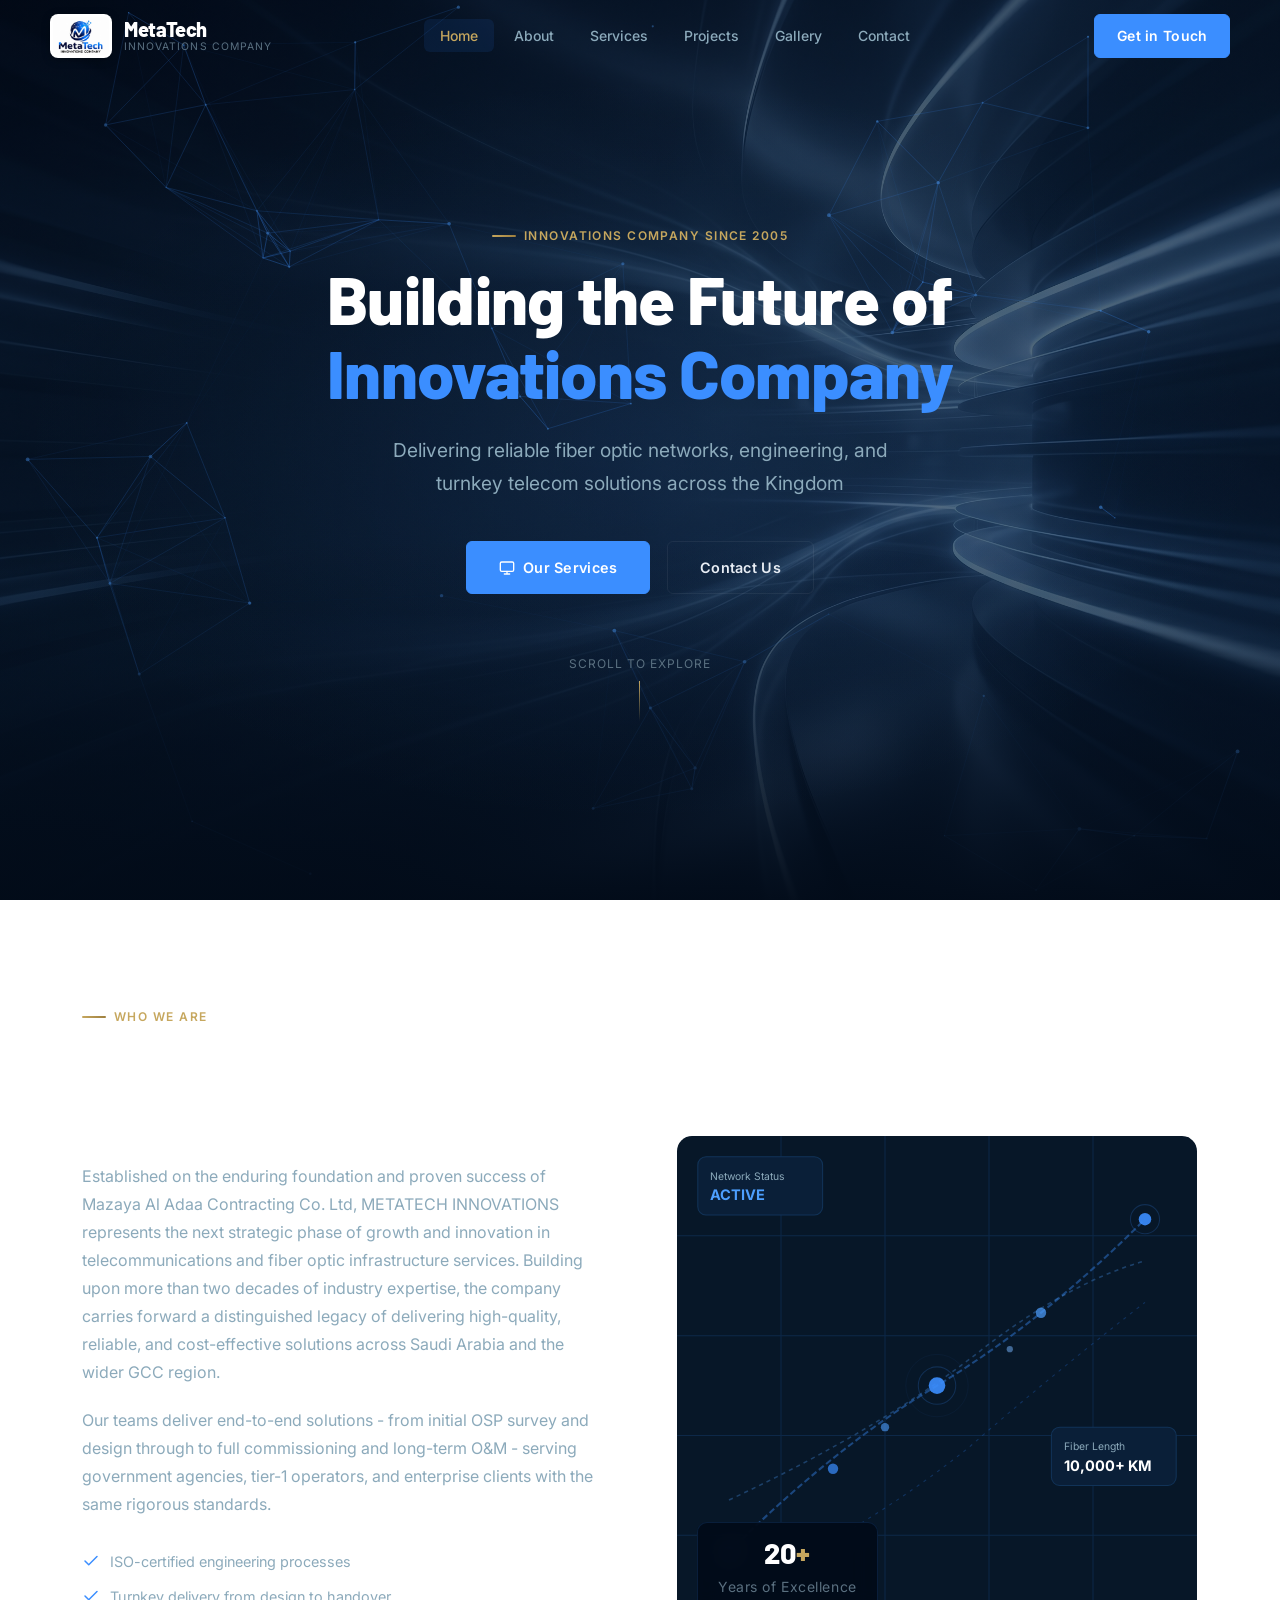
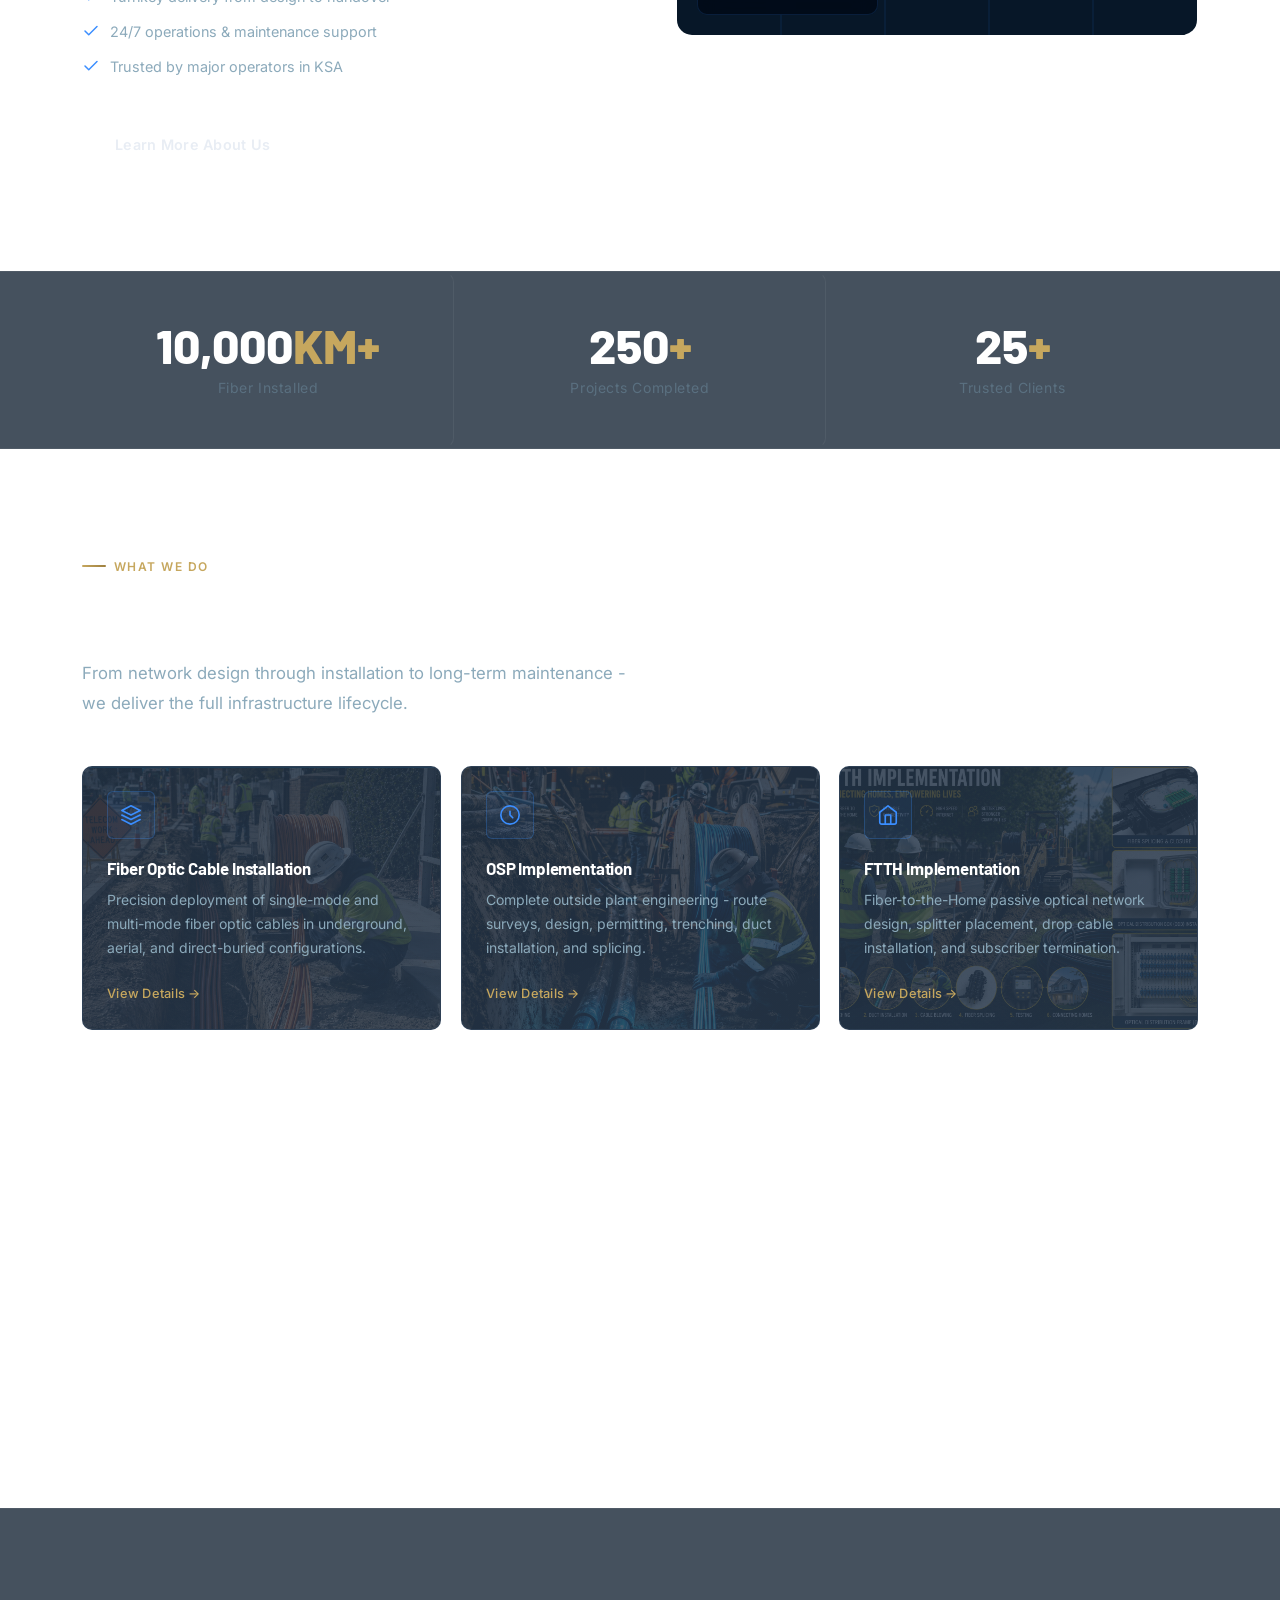
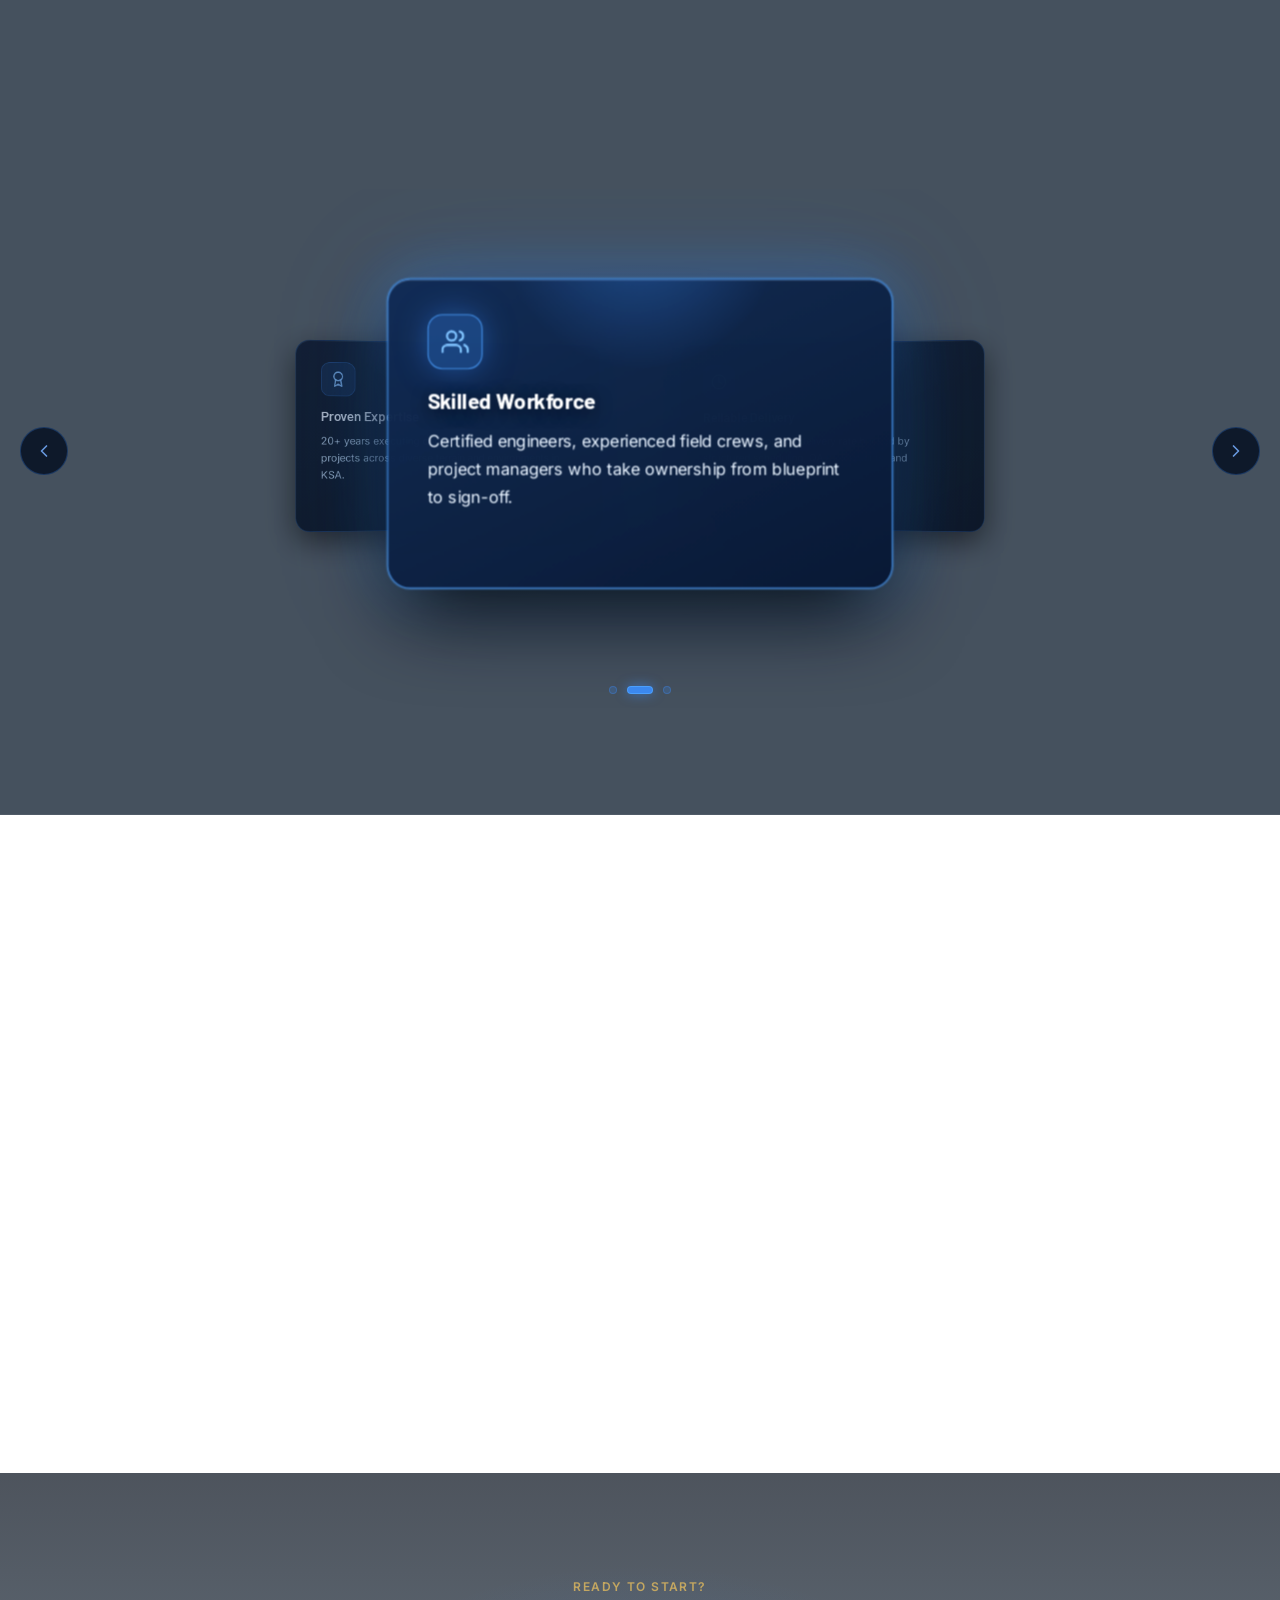
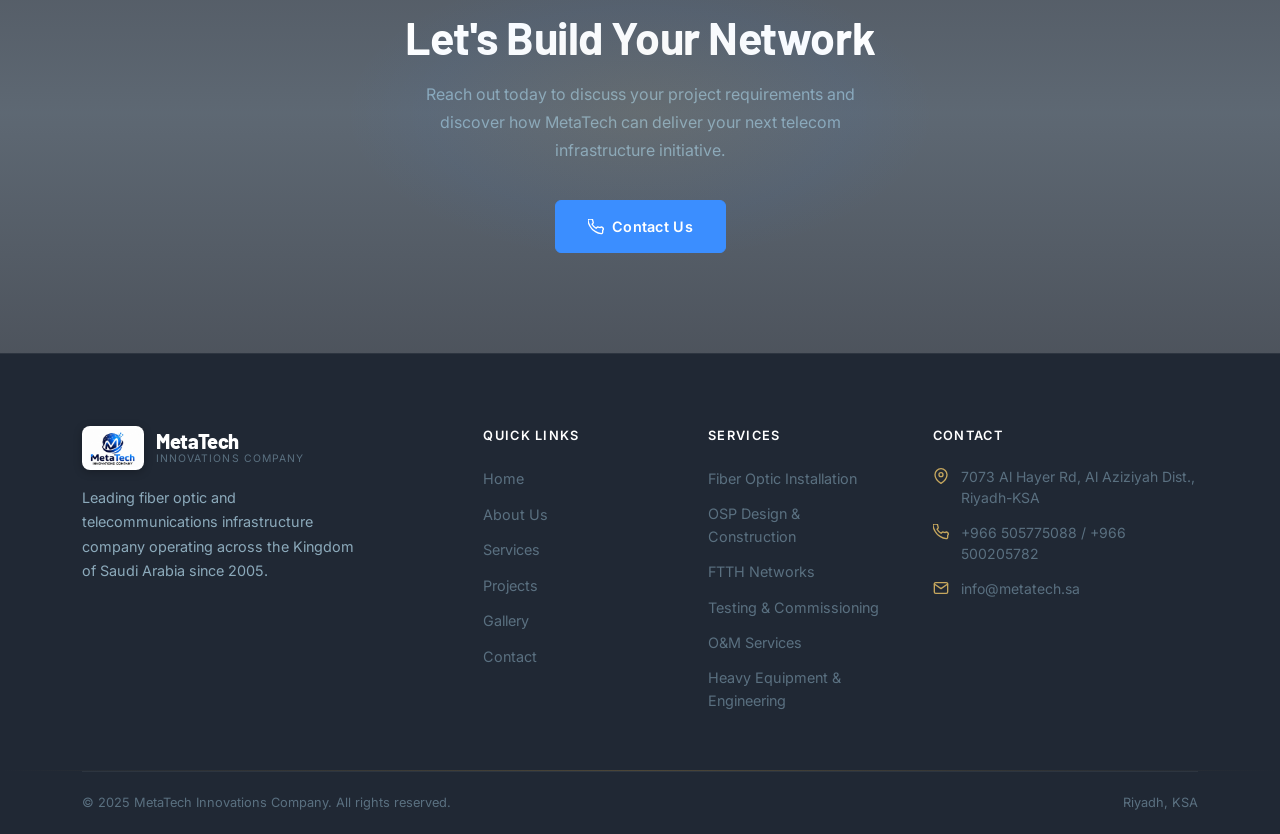
<file: index.html>
<!DOCTYPE html>
<html lang="en">
<head>
  <meta charset="UTF-8" />
  <meta name="viewport" content="width=device-width, initial-scale=1.0" />
  <title>MetaTech - Fiber Optic & Innovations Company Solutions</title>
  <meta name="description" content="MetaTech delivers premium fiber optic installation, OSP design, FTTH networks, and full telecom infrastructure solutions across the Kingdom of Saudi Arabia." />
  <link rel="icon" type="image/jpeg" href="logo.jpeg" />
  <link rel="stylesheet" href="css/style.css?v=3" />
  <link rel="stylesheet" href="css/home.css" />
</head>
<body>

  <!-- ── Navigation ── -->
  <nav class="nav" id="navbar">
    <div class="nav-inner">
      <a href="index.html" class="nav-logo">
        <img src="logo.jpeg" alt="MetaTech Logo" class="nav-logo-img" />
        <div class="nav-logo-text">
          <span class="brand">MetaTech</span>
          <span class="tagline">Innovations Company</span>
        </div>
      </a>
      <ul class="nav-links">
        <li><a href="index.html" class="nav-link active">Home</a></li>
        <li><a href="about.html" class="nav-link">About</a></li>
        <li><a href="services.html" class="nav-link">Services</a></li>
        <li><a href="projects.html" class="nav-link">Projects</a></li>
        <li><a href="gallery.html" class="nav-link">Gallery</a></li>
        <li><a href="contact.html" class="nav-link">Contact</a></li>
      </ul>
      <a href="contact.html" class="btn btn-primary nav-cta">Get in Touch</a>
      <button class="nav-hamburger" id="menuBtn" aria-label="Menu">
        <span></span><span></span><span></span>
      </button>
    </div>
  </nav>

  <!-- ── Hero ── -->
  <section class="hero" id="home">
    <canvas class="hero-canvas" id="heroCanvas"></canvas>
    <div class="hero-overlay"></div>
    <div class="container hero-content">
      <div class="hero-badge fade-in">
        <span class="section-label">Innovations Company Since 2005</span>
      </div>
      <h1 class="hero-title fade-in">
        Building the Future of<br /><span class="hero-accent">Innovations Company</span>
      </h1>
      <p class="hero-sub fade-in">
        Delivering reliable fiber optic networks, engineering, and turnkey telecom solutions across the Kingdom
      </p>
      <div class="hero-actions fade-in">
        <a href="services.html" class="btn btn-primary">
          <svg width="16" height="16" viewBox="0 0 24 24" fill="none" stroke="currentColor" stroke-width="2" stroke-linecap="round" stroke-linejoin="round"><rect x="2" y="3" width="20" height="14" rx="2"/><path d="M8 21h8M12 17v4"/></svg>
          Our Services
        </a>
        <a href="contact.html" class="btn btn-outline">Contact Us</a>
      </div>
      <div class="hero-scroll-hint fade-in">
        <span>Scroll to explore</span>
        <div class="scroll-line"></div>
      </div>
    </div>
  </section>

  <!-- ── Overview ── -->
  <section class="section-gap" id="overview">
    <div class="container">
      <div class="overview-grid">
        <div class="overview-text fade-in">
          <span class="section-label">Who We Are</span>
          <h2 class="section-title">A Legacy of Excellence, A Future of Innovation.</h2>
          <p style="margin-bottom:20px;">Established on the enduring foundation and proven success of Mazaya Al Adaa Contracting Co. Ltd, METATECH INNOVATIONS represents the next strategic phase of growth and innovation in telecommunications and fiber optic infrastructure services. Building upon more than two decades of industry expertise, the company carries forward a distinguished legacy of delivering high-quality, reliable, and cost-effective solutions across Saudi Arabia and the wider GCC region.</p>
          <p style="margin-bottom:32px;">Our teams deliver end-to-end solutions - from initial OSP survey and design through to full commissioning and long-term O&amp;M - serving government agencies, tier-1 operators, and enterprise clients with the same rigorous standards.</p>
          <div class="overview-features">
            <div class="overview-feature">
              <svg width="18" height="18" viewBox="0 0 24 24" fill="none" stroke="var(--accent)" stroke-width="2" stroke-linecap="round" stroke-linejoin="round"><polyline points="20 6 9 17 4 12"/></svg>
              <span>ISO-certified engineering processes</span>
            </div>
            <div class="overview-feature">
              <svg width="18" height="18" viewBox="0 0 24 24" fill="none" stroke="var(--accent)" stroke-width="2" stroke-linecap="round" stroke-linejoin="round"><polyline points="20 6 9 17 4 12"/></svg>
              <span>Turnkey delivery from design to handover</span>
            </div>
            <div class="overview-feature">
              <svg width="18" height="18" viewBox="0 0 24 24" fill="none" stroke="var(--accent)" stroke-width="2" stroke-linecap="round" stroke-linejoin="round"><polyline points="20 6 9 17 4 12"/></svg>
              <span>24/7 operations &amp; maintenance support</span>
            </div>
            <div class="overview-feature">
              <svg width="18" height="18" viewBox="0 0 24 24" fill="none" stroke="var(--accent)" stroke-width="2" stroke-linecap="round" stroke-linejoin="round"><polyline points="20 6 9 17 4 12"/></svg>
              <span>Trusted by major operators in KSA</span>
            </div>
          </div>
          <a href="about.html" class="btn btn-outline" style="margin-top:8px;">Learn More About Us</a>
        </div>
        <div class="overview-visual fade-in">
          <div class="overview-image-wrap">
            <svg viewBox="0 0 500 480" fill="none" xmlns="http://www.w3.org/2000/svg" class="overview-svg">
              <!-- Background -->
              <rect width="500" height="480" rx="12" fill="#071728"/>
              <!-- Grid lines -->
              <line x1="0" y1="96" x2="500" y2="96" stroke="#0d2848" stroke-width="1"/>
              <line x1="0" y1="192" x2="500" y2="192" stroke="#0d2848" stroke-width="1"/>
              <line x1="0" y1="288" x2="500" y2="288" stroke="#0d2848" stroke-width="1"/>
              <line x1="0" y1="384" x2="500" y2="384" stroke="#0d2848" stroke-width="1"/>
              <line x1="100" y1="0" x2="100" y2="480" stroke="#0d2848" stroke-width="1"/>
              <line x1="200" y1="0" x2="200" y2="480" stroke="#0d2848" stroke-width="1"/>
              <line x1="300" y1="0" x2="300" y2="480" stroke="#0d2848" stroke-width="1"/>
              <line x1="400" y1="0" x2="400" y2="480" stroke="#0d2848" stroke-width="1"/>
              <!-- Fiber paths -->
              <path d="M50 400 Q150 300 250 240 Q350 180 450 80" stroke="#3b8eff" stroke-width="2" stroke-dasharray="6 3" opacity="0.4"/>
              <path d="M50 350 Q200 280 300 200 Q380 140 450 120" stroke="#4d9fff" stroke-width="1.5" stroke-dasharray="4 4" opacity="0.3"/>
              <path d="M50 440 Q180 380 280 300 Q360 230 450 160" stroke="#2a7fff" stroke-width="1" stroke-dasharray="3 5" opacity="0.25"/>
              <!-- Node dots -->
              <circle cx="50" cy="400" r="6" fill="#3b8eff" opacity="0.9"/>
              <circle cx="150" cy="320" r="5" fill="#3b8eff" opacity="0.7"/>
              <circle cx="250" cy="240" r="8" fill="#3b8eff" opacity="0.9"/>
              <circle cx="350" cy="170" r="5" fill="#4d9fff" opacity="0.7"/>
              <circle cx="450" cy="80" r="6" fill="#3b8eff" opacity="0.9"/>
              <!-- Glow rings -->
              <circle cx="250" cy="240" r="18" stroke="#3b8eff" stroke-width="1" opacity="0.2"/>
              <circle cx="250" cy="240" r="30" stroke="#3b8eff" stroke-width="0.5" opacity="0.1"/>
              <circle cx="450" cy="80" r="14" stroke="#3b8eff" stroke-width="1" opacity="0.2"/>
              <circle cx="50" cy="400" r="14" stroke="#3b8eff" stroke-width="1" opacity="0.2"/>
              <!-- Data labels -->
              <rect x="20" y="20" width="120" height="56" rx="8" fill="#0a1f38" stroke="#113358"/>
              <text x="32" y="42" font-family="Inter,sans-serif" font-size="10" fill="#8caabb">Network Status</text>
              <text x="32" y="62" font-family="Inter,sans-serif" font-size="14" font-weight="700" fill="#4d9fff">ACTIVE</text>
              <rect x="360" y="280" width="120" height="56" rx="8" fill="#0a1f38" stroke="#113358"/>
              <text x="372" y="302" font-family="Inter,sans-serif" font-size="10" fill="#8caabb">Fiber Length</text>
              <text x="372" y="322" font-family="Inter,sans-serif" font-size="14" font-weight="700" fill="#ffffff">10,000+ KM</text>
              <!-- Signal pulses -->
              <circle cx="200" cy="280" r="4" fill="#4d9fff" opacity="0.6"/>
              <circle cx="320" cy="205" r="3" fill="#7ab8ff" opacity="0.5"/>
            </svg>
            <div class="overview-badge">
              <span class="stat-number" style="font-size:1.8rem;">20<span class="stat-accent">+</span></span>
              <span class="stat-label">Years of Excellence</span>
            </div>
          </div>
        </div>
      </div>
    </div>
  </section>

  <!-- ── Stats ── -->
  <section class="stats-section">
    <div class="container">
      <div class="stats-inner">
        <div class="grid-3">
          <div class="stat-card fade-in">
            <div class="stat-number">10,000<span class="stat-accent">KM+</span></div>
            <div class="stat-label">Fiber Installed</div>
          </div>
          <div class="stat-card fade-in">
            <div class="stat-number">250<span class="stat-accent">+</span></div>
            <div class="stat-label">Projects Completed</div>
          </div>
          <div class="stat-card fade-in">
            <div class="stat-number">25<span class="stat-accent">+</span></div>
            <div class="stat-label">Trusted Clients</div>
          </div>
        </div>
      </div>
    </div>
  </section>

  <!-- ── Services Preview ── -->
  <section class="section-gap" id="services">
    <div class="container">
      <div class="section-header fade-in">
        <span class="section-label">What We Do</span>
        <h2 class="section-title">End-to-End Telecom Solutions</h2>
        <p class="section-subtitle">From network design through installation to long-term maintenance - we deliver the full infrastructure lifecycle.</p>
      </div>
      <div class="services-grid">
        <div class="service-card card fade-in" style="--sc-bg: url('../foc installation.png')">
          <div class="icon-box">
            <svg width="22" height="22" viewBox="0 0 24 24" fill="none" stroke="currentColor" stroke-width="1.8" stroke-linecap="round" stroke-linejoin="round"><path d="M12 2L2 7l10 5 10-5-10-5z"/><path d="M2 17l10 5 10-5"/><path d="M2 12l10 5 10-5"/></svg>
          </div>
          <h3>Fiber Optic Cable Installation</h3>
          <p>Precision deployment of single-mode and multi-mode fiber optic cables in underground, aerial, and direct-buried configurations.</p>
          <a href="services.html" class="service-link">View Details →</a>
        </div>
        <div class="service-card card fade-in" style="--sc-bg: url('../osp implementation.png')">
          <div class="icon-box">
            <svg width="22" height="22" viewBox="0 0 24 24" fill="none" stroke="currentColor" stroke-width="1.8" stroke-linecap="round" stroke-linejoin="round"><circle cx="12" cy="12" r="10"/><path d="M12 8v4l3 3"/></svg>
          </div>
          <h3>OSP Implementation</h3>
          <p>Complete outside plant engineering - route surveys, design, permitting, trenching, duct installation, and splicing.</p>
          <a href="services.html" class="service-link">View Details →</a>
        </div>
        <div class="service-card card fade-in" style="--sc-bg: url('../FTTH imp.png')">
          <div class="icon-box">
            <svg width="22" height="22" viewBox="0 0 24 24" fill="none" stroke="currentColor" stroke-width="1.8" stroke-linecap="round" stroke-linejoin="round"><path d="M3 9l9-7 9 7v11a2 2 0 01-2 2H5a2 2 0 01-2-2z"/><polyline points="9 22 9 12 15 12 15 22"/></svg>
          </div>
          <h3>FTTH Implementation</h3>
          <p>Fiber-to-the-Home passive optical network design, splitter placement, drop cable installation, and subscriber termination.</p>
          <a href="services.html" class="service-link">View Details →</a>
        </div>
        <div class="service-card card fade-in" style="--sc-bg: url('../testing & Comm.png')">
          <div class="icon-box">
            <svg width="22" height="22" viewBox="0 0 24 24" fill="none" stroke="currentColor" stroke-width="1.8" stroke-linecap="round" stroke-linejoin="round"><polyline points="22 12 18 12 15 21 9 3 6 12 2 12"/></svg>
          </div>
          <h3>Testing &amp; Commissioning</h3>
          <p>OTDR testing, OLTS optical loss measurement, end-face inspection, power meter verification, and full acceptance documentation.</p>
          <a href="services.html" class="service-link">View Details →</a>
        </div>
        <div class="service-card card fade-in" style="--sc-bg: url('../o&M.png')">
          <div class="icon-box">
            <svg width="22" height="22" viewBox="0 0 24 24" fill="none" stroke="currentColor" stroke-width="1.8" stroke-linecap="round" stroke-linejoin="round"><path d="M14.7 6.3a1 1 0 000 1.4l1.6 1.6a1 1 0 001.4 0l3.77-3.77A6 6 0 0119 2.5 6 6 0 0014.7 6.3z"/><path d="M9.68 17.44a4 4 0 00-5.65-5.65l-3 3a4 4 0 005.66 5.66l1.5-1.5M3 21l9-9"/></svg>
          </div>
          <h3>Operation &amp; Maintenance</h3>
          <p>Proactive network monitoring, fault localisation, emergency response, and periodic preventive maintenance programs.</p>
          <a href="services.html" class="service-link">View Details →</a>
        </div>
        <div class="service-card card fade-in" style="--sc-bg: url('../h&e.png')">
          <div class="icon-box">
            <svg width="22" height="22" viewBox="0 0 24 24" fill="none" stroke="currentColor" stroke-width="1.8" stroke-linecap="round" stroke-linejoin="round"><path d="M14.7 6.3a1 1 0 000 1.4l1.6 1.6a1 1 0 001.4 0l3.77-3.77A6 6 0 0119 2.5 6 6 0 0014.7 6.3z"/><path d="M3 21h18M5 21V7l7-4 7 4v14"/></svg>
          </div>
          <h3>Heavy Equipment &amp; Engineering</h3>
          <p>Fleet of modern machinery for large-scale infrastructure projects, including excavators, trenchers, and directional drilling machines.</p>
          <a href="services.html#equipment" class="service-link">View Details →</a>
        </div>
      </div>
      <div style="text-align:center;margin-top:40px;" class="fade-in">
        <a href="services.html" class="btn btn-outline">View All Services</a>
      </div>
    </div>
  </section>

  <!-- ── Why Choose Us ── -->
  <section class="why-section values-carousel-section section-gap">
    <div class="container">
      <div class="section-header fade-in" style="text-align:center;align-items:center;display:flex;flex-direction:column;">
        <span class="section-label">Why MetaTech</span>
        <h2 class="section-title">Built on Expertise. Delivered with Precision.</h2>
        <p class="section-subtitle" style="text-align:center;">Core pillars that define our commitment to every project we undertake.</p>
      </div>
    </div>

    <!-- 3D Carousel Stage -->
    <div class="vc-scene" id="whyScene">
      <div class="vc-stage" id="whyStage">

        <div class="vc-card" data-index="0">
          <div class="vc-card-inner">
            <div class="vc-num">01</div>
            <div class="vc-icon">
              <svg width="24" height="24" viewBox="0 0 24 24" fill="none" stroke="currentColor" stroke-width="1.8" stroke-linecap="round" stroke-linejoin="round"><circle cx="12" cy="8" r="6"/><path d="M15.477 12.89L17 22l-5-3-5 3 1.523-9.11"/></svg>
            </div>
            <h4>Proven Expertise</h4>
            <p>20+ years executing complex fiber and telecom projects across diverse terrain and environments in KSA.</p>
          </div>
        </div>

        <div class="vc-card" data-index="1">
          <div class="vc-card-inner">
            <div class="vc-num">02</div>
            <div class="vc-icon">
              <svg width="24" height="24" viewBox="0 0 24 24" fill="none" stroke="currentColor" stroke-width="1.8" stroke-linecap="round" stroke-linejoin="round"><path d="M17 21v-2a4 4 0 00-4-4H5a4 4 0 00-4 4v2"/><circle cx="9" cy="7" r="4"/><path d="M23 21v-2a4 4 0 00-3-3.87"/><path d="M16 3.13a4 4 0 010 7.75"/></svg>
            </div>
            <h4>Skilled Workforce</h4>
            <p>Certified engineers, experienced field crews, and project managers who take ownership from blueprint to sign-off.</p>
          </div>
        </div>

        <div class="vc-card" data-index="2">
          <div class="vc-card-inner">
            <div class="vc-num">03</div>
            <div class="vc-icon">
              <svg width="24" height="24" viewBox="0 0 24 24" fill="none" stroke="currentColor" stroke-width="1.8" stroke-linecap="round" stroke-linejoin="round"><circle cx="12" cy="12" r="10"/><polyline points="12 6 12 12 16 14"/></svg>
            </div>
            <h4>Reliable Delivery</h4>
            <p>95% on-time project delivery rate backed by structured scheduling, QA checkpoints, and transparent reporting.</p>
          </div>
        </div>

      </div><!-- /.vc-stage -->

      <!-- Navigation dots -->
      <div class="vc-dots" id="whyDots"></div>

      <!-- Prev / Next arrows -->
      <button class="vc-arrow vc-arrow-prev" id="whyPrev" aria-label="Previous pillar">
        <svg width="20" height="20" viewBox="0 0 24 24" fill="none" stroke="currentColor" stroke-width="2" stroke-linecap="round" stroke-linejoin="round"><polyline points="15 18 9 12 15 6"/></svg>
      </button>
      <button class="vc-arrow vc-arrow-next" id="whyNext" aria-label="Next pillar">
        <svg width="20" height="20" viewBox="0 0 24 24" fill="none" stroke="currentColor" stroke-width="2" stroke-linecap="round" stroke-linejoin="round"><polyline points="9 18 15 12 9 6"/></svg>
      </button>

    </div><!-- /.vc-scene -->
  </section>

  <!-- ── Projects Preview ── -->
  <section class="section-gap">
    <div class="container">
      <div class="section-header fade-in" style="display:flex;justify-content:space-between;align-items:flex-end;flex-wrap:wrap;gap:24px;">
        <div>
          <span class="section-label">Our Work</span>
          <h2 class="section-title" style="margin-bottom:0;">Selected Projects</h2>
        </div>
        <a href="projects.html" class="btn btn-outline">View Key Projects</a>
      </div>
      <div class="projects-grid">
        <div class="project-card fade-in">
          <div class="project-image">
            <img src="osp implementation.png" alt="WBB-2 Route-1" class="project-img" loading="lazy" />
            <div class="project-top-badges">
              <span class="tag">OSP</span>
              <span class="project-client-badge">MOBILY</span>
            </div>
            <div class="project-overlay">
              <a href="projects.html" class="btn btn-primary" style="font-size:0.8rem;padding:10px 20px;">View Project</a>
            </div>
          </div>
          <div class="project-info">
            <h4>WBB-2 Route-1</h4>
            <p class="project-meta"><svg width="14" height="14" viewBox="0 0 24 24" fill="none" stroke="currentColor" stroke-width="2" stroke-linecap="round" stroke-linejoin="round"><path d="M21 10c0 7-9 13-9 13s-9-6-9-13a9 9 0 0118 0z"/><circle cx="12" cy="10" r="3"/></svg> Riyadh, KSA</p>
          </div>
        </div>
        <div class="project-card fade-in">
          <div class="project-image">
            <img src="FTTH imp.png" alt="FTTH Connectivity" class="project-img" loading="lazy" />
            <div class="project-top-badges">
              <span class="tag">FTTH</span>
              <span class="project-client-badge">MOBILY</span>
            </div>
            <div class="project-overlay">
              <a href="projects.html" class="btn btn-primary" style="font-size:0.8rem;padding:10px 20px;">View Project</a>
            </div>
          </div>
          <div class="project-info">
            <h4>FTTH Connectivity (Zip 6252401)</h4>
            <p class="project-meta"><svg width="14" height="14" viewBox="0 0 24 24" fill="none" stroke="currentColor" stroke-width="2" stroke-linecap="round" stroke-linejoin="round"><path d="M21 10c0 7-9 13-9 13s-9-6-9-13a9 9 0 0118 0z"/><circle cx="12" cy="10" r="3"/></svg> Al Arin, KSA</p>
          </div>
        </div>
        <div class="project-card fade-in">
          <div class="project-image">
            <img src="Aerial.png" alt="NEOM Last Mile Project" class="project-img" loading="lazy" />
            <div class="project-top-badges">
              <span class="tag">Aerial</span>
              <span class="project-client-badge">TONOMOUS</span>
            </div>
            <div class="project-overlay">
              <a href="projects.html" class="btn btn-primary" style="font-size:0.8rem;padding:10px 20px;">View Project</a>
            </div>
          </div>
          <div class="project-info">
            <h4>NEOM Last Mile Project</h4>
            <p class="project-meta"><svg width="14" height="14" viewBox="0 0 24 24" fill="none" stroke="currentColor" stroke-width="2" stroke-linecap="round" stroke-linejoin="round"><path d="M21 10c0 7-9 13-9 13s-9-6-9-13a9 9 0 0118 0z"/><circle cx="12" cy="10" r="3"/></svg> Neom, KSA</p>
          </div>
        </div>
      </div>
    </div>
  </section>

  <!-- ── CTA ── -->
  <section class="cta-section">
    <div class="container">
      <div class="cta-inner fade-in">
        <div class="cta-glow"></div>
        <span class="section-label">Ready to Start?</span>
        <h2 class="section-title">Let's Build Your Network</h2>
        <p style="margin-bottom:36px;max-width:480px;margin-left:auto;margin-right:auto;text-align:center;">Reach out today to discuss your project requirements and discover how MetaTech can deliver your next telecom infrastructure initiative.</p>
        <a href="contact.html" class="btn btn-primary">
          <svg width="16" height="16" viewBox="0 0 24 24" fill="none" stroke="currentColor" stroke-width="2" stroke-linecap="round" stroke-linejoin="round"><path d="M22 16.92v3a2 2 0 01-2.18 2 19.79 19.79 0 01-8.63-3.07A19.5 19.5 0 013.07 10.8a19.79 19.79 0 01-3.07-8.67A2 2 0 012 0h3a2 2 0 012 1.72c.127.96.361 1.903.7 2.81a2 2 0 01-.45 2.11L6.09 7.91a16 16 0 006 6l1.27-1.27a2 2 0 012.11-.45c.907.339 1.85.573 2.81.7A2 2 0 0122 16.92z"/></svg>
          Contact Us
        </a>
      </div>
    </div>
  </section>

  <!-- ── Footer ── -->
  <footer class="footer">
    <div class="container">
      <div class="footer-grid">
        <div class="footer-brand">
          <a href="index.html" class="nav-logo" style="margin-bottom:0;">
            <img src="logo.jpeg" alt="MetaTech Logo" class="nav-logo-img" />
            <div class="nav-logo-text">
              <span class="brand">MetaTech</span>
              <span class="tagline">Innovations Company</span>
            </div>
          </a>
          <p>Leading fiber optic and telecommunications infrastructure company operating across the Kingdom of Saudi Arabia since 2005.</p>
        </div>
        <div>
          <div class="footer-col-title">Quick Links</div>
          <ul class="footer-links">
            <li><a href="index.html">Home</a></li>
            <li><a href="about.html">About Us</a></li>
            <li><a href="services.html">Services</a></li>
            <li><a href="projects.html">Projects</a></li>
            <li><a href="gallery.html">Gallery</a></li>
            <li><a href="contact.html">Contact</a></li>
          </ul>
        </div>
        <div>
          <div class="footer-col-title">Services</div>
          <ul class="footer-links">
            <li><a href="services.html">Fiber Optic Installation</a></li>
            <li><a href="services.html">OSP Design & Construction</a></li>
            <li><a href="services.html">FTTH Networks</a></li>
            <li><a href="services.html">Testing & Commissioning</a></li>
            <li><a href="services.html">O&amp;M Services</a></li>
            <li><a href="services.html#equipment">Heavy Equipment &amp; Engineering</a></li>
          </ul>
        </div>
        <div>
          <div class="footer-col-title">Contact</div>
          <div class="footer-contact-item">
            <svg width="16" height="16" viewBox="0 0 24 24" fill="none" stroke="currentColor" stroke-width="2" stroke-linecap="round" stroke-linejoin="round"><path d="M21 10c0 7-9 13-9 13s-9-6-9-13a9 9 0 0118 0z"/><circle cx="12" cy="10" r="3"/></svg>
            <span>7073 Al Hayer Rd, Al Aziziyah Dist., Riyadh-KSA</span>
          </div>
          <div class="footer-contact-item">
            <svg width="16" height="16" viewBox="0 0 24 24" fill="none" stroke="currentColor" stroke-width="2" stroke-linecap="round" stroke-linejoin="round"><path d="M22 16.92v3a2 2 0 01-2.18 2 19.79 19.79 0 01-8.63-3.07A19.5 19.5 0 013.07 10.8a19.79 19.79 0 01-3.07-8.67A2 2 0 012 0h3a2 2 0 012 1.72c.127.96.361 1.903.7 2.81a2 2 0 01-.45 2.11L6.09 7.91a16 16 0 006 6l1.27-1.27a2 2 0 012.11-.45c.907.339 1.85.573 2.81.7A2 2 0 0122 16.92z"/></svg>
            <span>+966 505775088 / +966 500205782</span>
          </div>
          <div class="footer-contact-item">
            <svg width="16" height="16" viewBox="0 0 24 24" fill="none" stroke="currentColor" stroke-width="2" stroke-linecap="round" stroke-linejoin="round"><path d="M4 4h16c1.1 0 2 .9 2 2v12c0 1.1-.9 2-2 2H4c-1.1 0-2-.9-2-2V6c0-1.1.9-2 2-2z"/><polyline points="22,6 12,13 2,6"/></svg>
            <span>info@metatech.sa</span>
          </div>
        </div>
      </div>
    </div>
    <div class="divider"></div>
    <div class="container">
      <div class="footer-bottom">
        <p>© 2025 MetaTech Innovations Company. All rights reserved.</p>
        <p>Riyadh, KSA</p>
      </div>
    </div>
  </footer>

  <script src="js/main.js"></script>
  <script src="js/home.js"></script>
</body>
</html>
</file>
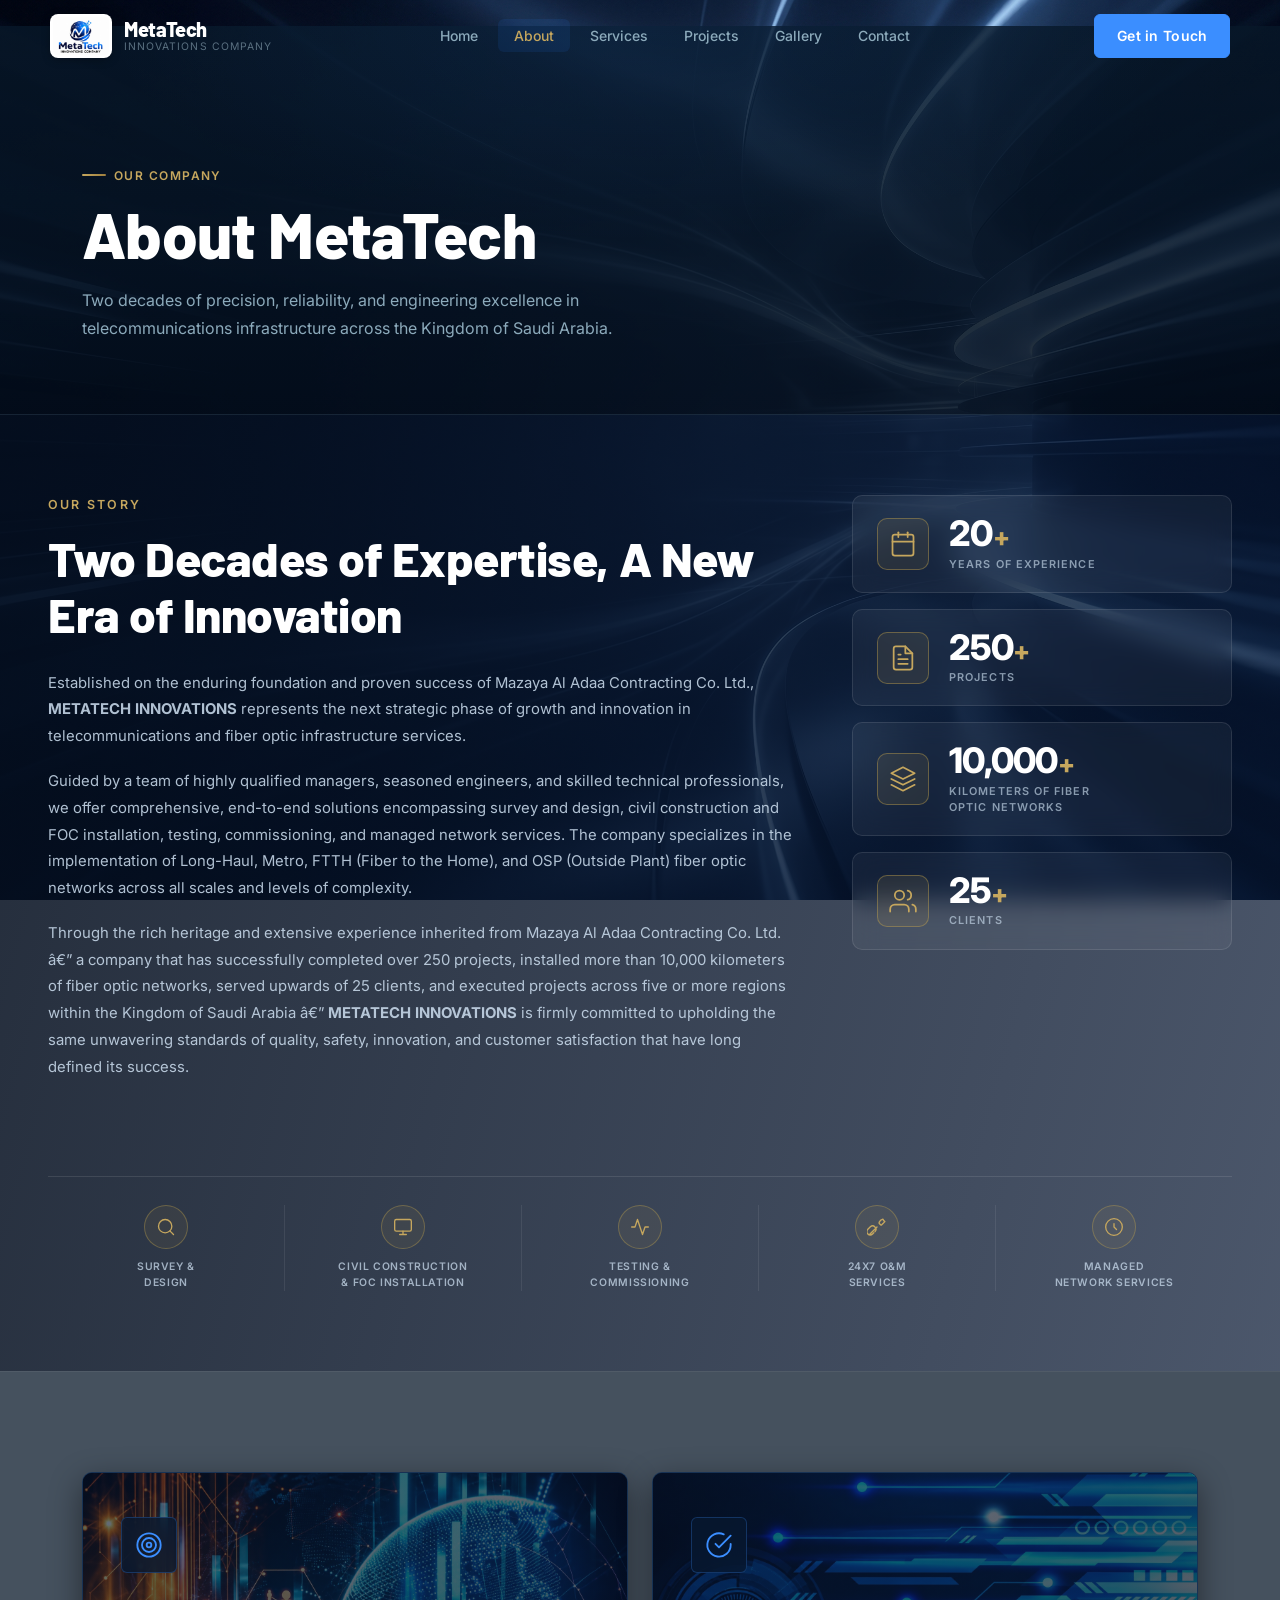
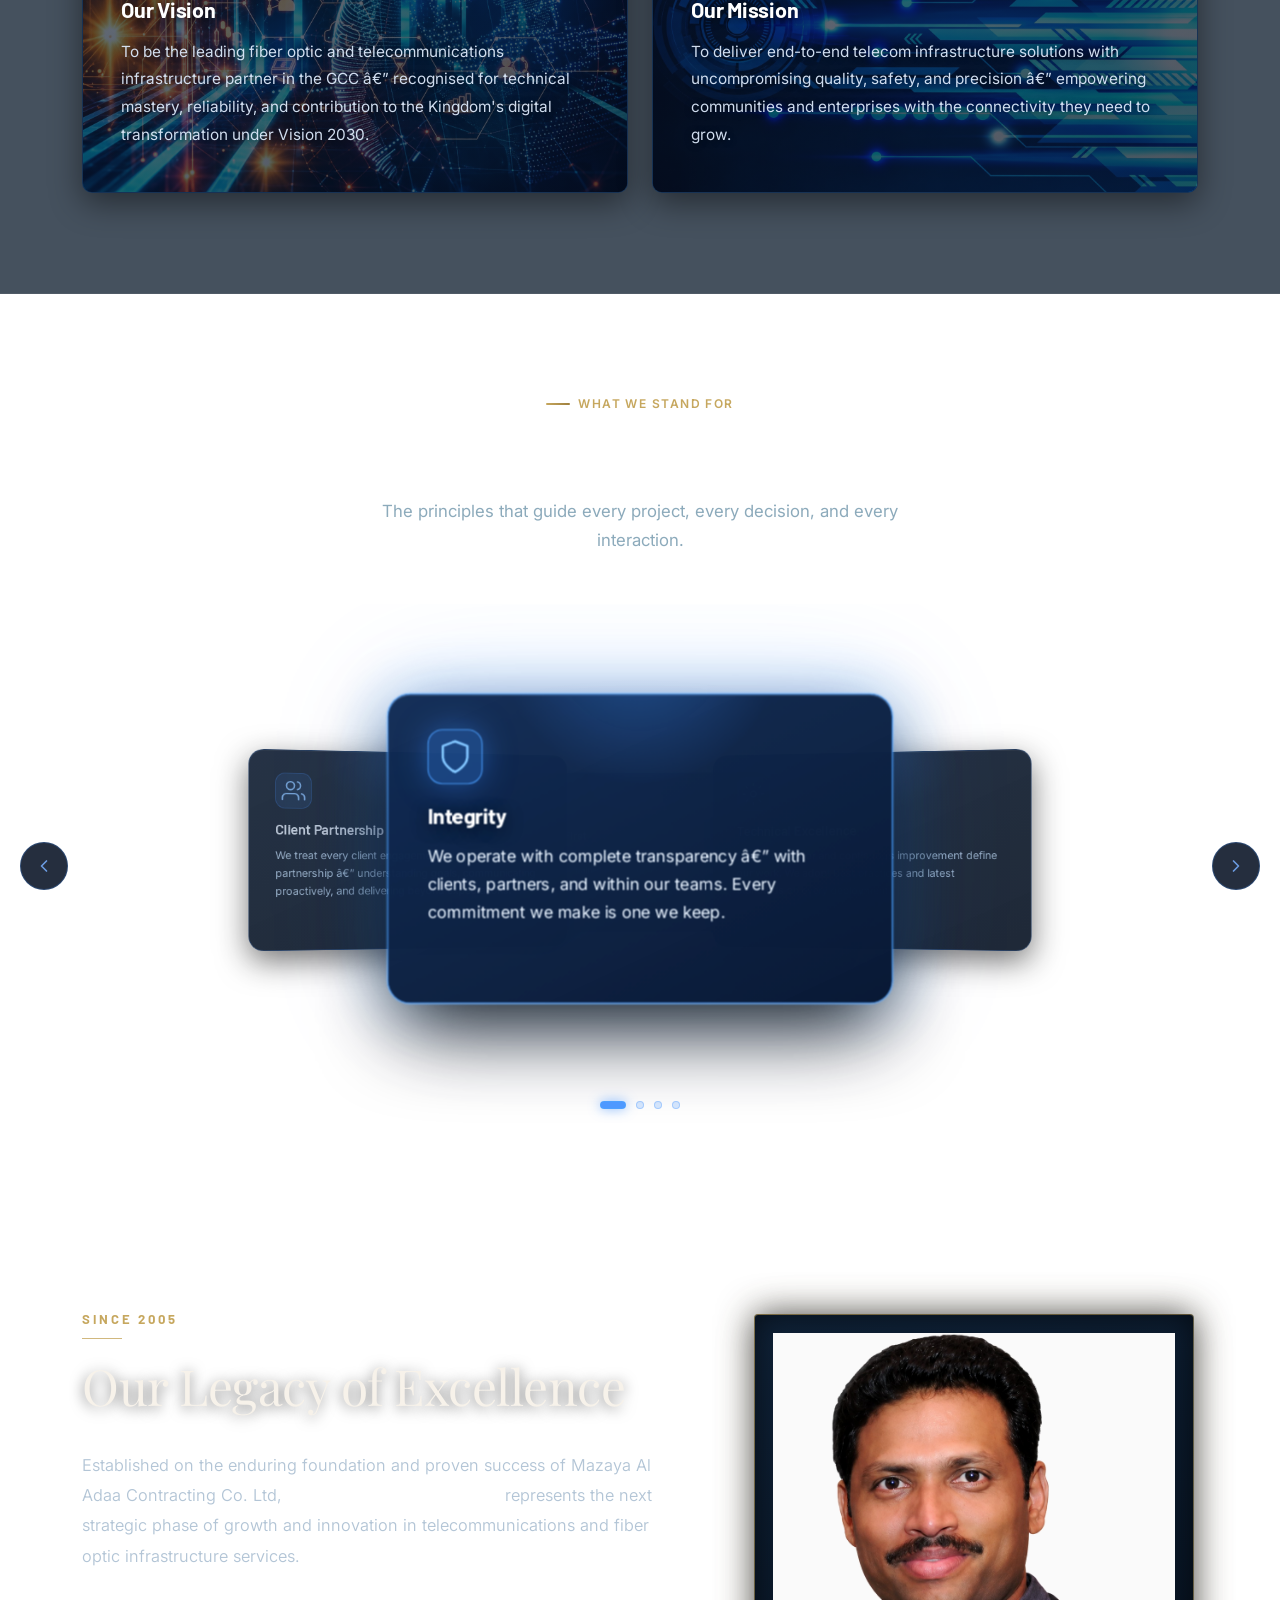
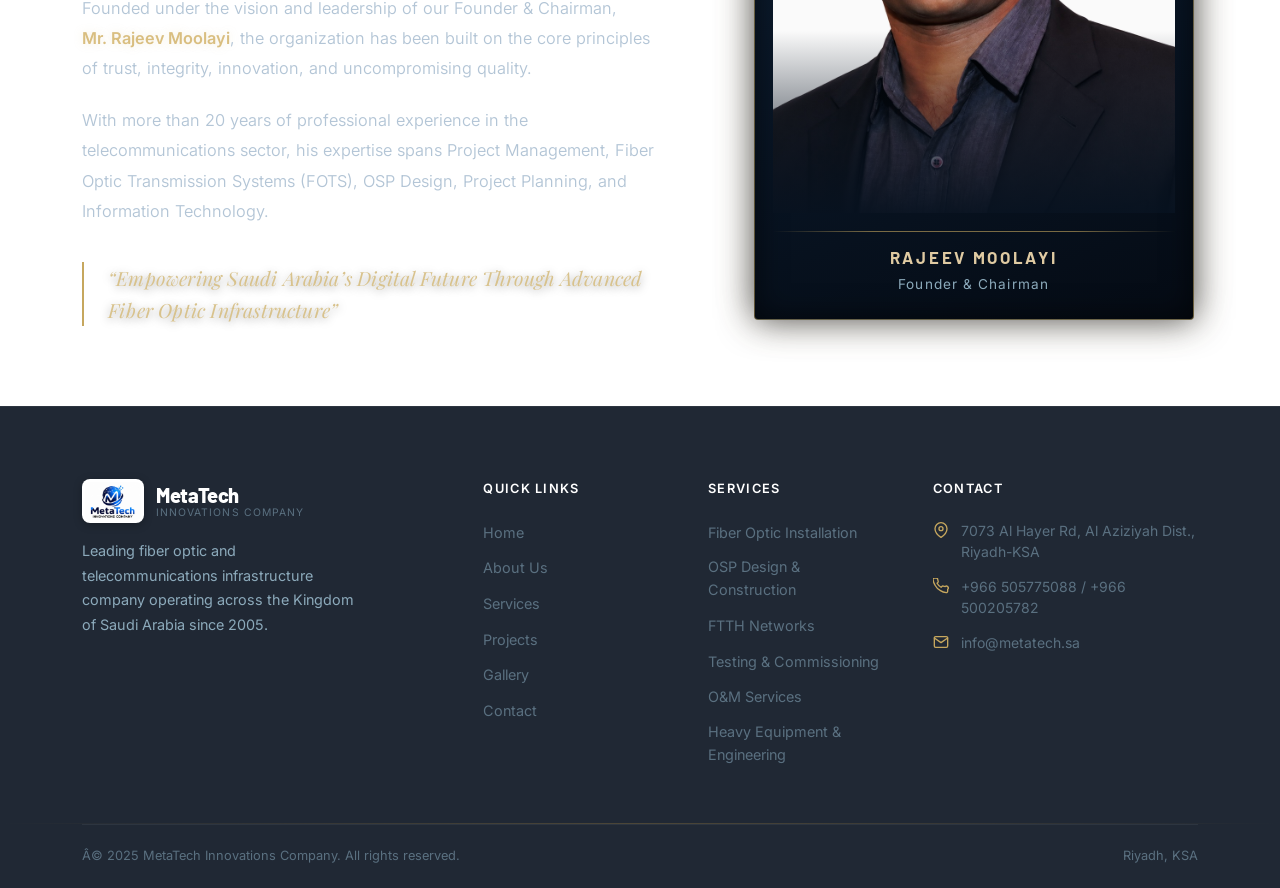
<file: about.html>
﻿﻿<!DOCTYPE html>
<html lang="en">
<head>
  <meta charset="UTF-8" />
  <meta name="viewport" content="width=device-width, initial-scale=1.0" />
  <title>About Us â€” MetaTech Innovations Company</title>
  <meta name="description" content="MetaTech has been delivering fiber optic and telecommunications infrastructure solutions in Saudi Arabia since 2005. Learn about our story, mission, and values." />
  <link rel="icon" type="image/jpeg" href="logo.jpeg" />
  <link rel="preconnect" href="https://fonts.googleapis.com">
  <link rel="preconnect" href="https://fonts.gstatic.com" crossorigin>
  <link href="https://fonts.googleapis.com/css2?family=Playfair+Display:ital,wght@0,400..700;1,400..700&display=swap" rel="stylesheet">
  <link rel="stylesheet" href="css/style.css?v=3" />
  <link rel="stylesheet" href="css/about.css" />
</head>
<body>

  <!-- Nav -->
  <nav class="nav" id="navbar">
    <div class="nav-inner">
      <a href="index.html" class="nav-logo">
        <img src="logo.jpeg" alt="MetaTech Logo" class="nav-logo-img" />
        <div class="nav-logo-text"><span class="brand">MetaTech</span><span class="tagline">Innovations Company</span></div>
      </a>
      <ul class="nav-links">
        <li><a href="index.html" class="nav-link">Home</a></li>
        <li><a href="about.html" class="nav-link active">About</a></li>
        <li><a href="services.html" class="nav-link">Services</a></li>
        <li><a href="projects.html" class="nav-link">Projects</a></li>
        <li><a href="gallery.html" class="nav-link">Gallery</a></li>
        <li><a href="contact.html" class="nav-link">Contact</a></li>
      </ul>
      <a href="contact.html" class="btn btn-primary nav-cta">Get in Touch</a>
      <button class="nav-hamburger" id="menuBtn"><span></span><span></span><span></span></button>
    </div>
  </nav>

  <!-- Page Header -->
  <header class="page-header">
    <div class="container">
      <span class="section-label page-header-label">Our Company</span>
      <h1>About MetaTech</h1>
      <p>Two decades of precision, reliability, and engineering excellence in telecommunications infrastructure across the Kingdom of Saudi Arabia.</p>
    </div>
  </header>

  <!-- Company Story -->
  <section class="story-section">
    <div class="story-inner">

      <!-- Left: Text -->
      <div class="story-text fade-in">
        <span class="story-label">OUR STORY</span>
        <h2 class="story-title">Two Decades of Expertise, A New Era of Innovation</h2>
        <p>Established on the enduring foundation and proven success of Mazaya Al Adaa Contracting Co. Ltd., <strong>METATECH INNOVATIONS</strong> represents the next strategic phase of growth and innovation in telecommunications and fiber optic infrastructure services.</p>
        <p>Guided by a team of highly qualified managers, seasoned engineers, and skilled technical professionals, we offer comprehensive, end-to-end solutions encompassing survey and design, civil construction and FOC installation, testing, commissioning, and managed network services. The company specializes in the implementation of Long-Haul, Metro, FTTH (Fiber to the Home), and OSP (Outside Plant) fiber optic networks across all scales and levels of complexity.</p>
        <p>Through the rich heritage and extensive experience inherited from Mazaya Al Adaa Contracting Co. Ltd. â€” a company that has successfully completed over 250 projects, installed more than 10,000 kilometers of fiber optic networks, served upwards of 25 clients, and executed projects across five or more regions within the Kingdom of Saudi Arabia â€” <strong>METATECH INNOVATIONS</strong> is firmly committed to upholding the same unwavering standards of quality, safety, innovation, and customer satisfaction that have long defined its success.</p>

      </div>

      <!-- Right: Stat cards -->
      <div class="story-stats fade-in">
        <div class="story-stat-card">
          <div class="ssc-icon">
            <svg width="28" height="28" viewBox="0 0 24 24" fill="none" stroke="currentColor" stroke-width="1.5" stroke-linecap="round" stroke-linejoin="round"><rect x="3" y="4" width="18" height="18" rx="2"/><line x1="16" y1="2" x2="16" y2="6"/><line x1="8" y1="2" x2="8" y2="6"/><line x1="3" y1="10" x2="21" y2="10"/></svg>
          </div>
          <div class="ssc-body">
            <div class="ssc-num">20<span>+</span></div>
            <div class="ssc-label">YEARS OF EXPERIENCE</div>
          </div>
        </div>
        <div class="story-stat-card">
          <div class="ssc-icon">
            <svg width="28" height="28" viewBox="0 0 24 24" fill="none" stroke="currentColor" stroke-width="1.5" stroke-linecap="round" stroke-linejoin="round"><path d="M14 2H6a2 2 0 00-2 2v16a2 2 0 002 2h12a2 2 0 002-2V8z"/><polyline points="14 2 14 8 20 8"/><line x1="16" y1="13" x2="8" y2="13"/><line x1="16" y1="17" x2="8" y2="17"/><polyline points="10 9 9 9 8 9"/></svg>
          </div>
          <div class="ssc-body">
            <div class="ssc-num">250<span>+</span></div>
            <div class="ssc-label">PROJECTS</div>
          </div>
        </div>
        <div class="story-stat-card">
          <div class="ssc-icon">
            <svg width="28" height="28" viewBox="0 0 24 24" fill="none" stroke="currentColor" stroke-width="1.5" stroke-linecap="round" stroke-linejoin="round"><path d="M12 2L2 7l10 5 10-5-10-5z"/><path d="M2 17l10 5 10-5"/><path d="M2 12l10 5 10-5"/></svg>
          </div>
          <div class="ssc-body">
            <div class="ssc-num">10,000<span>+</span></div>
            <div class="ssc-label">KILOMETERS OF FIBER<br>OPTIC NETWORKS</div>
          </div>
        </div>
        <div class="story-stat-card">
          <div class="ssc-icon">
            <svg width="28" height="28" viewBox="0 0 24 24" fill="none" stroke="currentColor" stroke-width="1.5" stroke-linecap="round" stroke-linejoin="round"><path d="M17 21v-2a4 4 0 00-4-4H5a4 4 0 00-4 4v2"/><circle cx="9" cy="7" r="4"/><path d="M23 21v-2a4 4 0 00-3-3.87"/><path d="M16 3.13a4 4 0 010 7.75"/></svg>
          </div>
          <div class="ssc-body">
            <div class="ssc-num">25<span>+</span></div>
            <div class="ssc-label">CLIENTS</div>
          </div>
        </div>
      </div>

      <!-- Bottom service strip -->
      <div class="story-services fade-in">
        <div class="ss-item">
          <div class="ss-icon">
            <svg width="20" height="20" viewBox="0 0 24 24" fill="none" stroke="currentColor" stroke-width="1.6" stroke-linecap="round" stroke-linejoin="round"><circle cx="11" cy="11" r="8"/><line x1="21" y1="21" x2="16.65" y2="16.65"/></svg>
          </div>
          <span>SURVEY &amp;<br>DESIGN</span>
        </div>
        <div class="ss-item">
          <div class="ss-icon">
            <svg width="20" height="20" viewBox="0 0 24 24" fill="none" stroke="currentColor" stroke-width="1.6" stroke-linecap="round" stroke-linejoin="round"><rect x="2" y="3" width="20" height="14" rx="2"/><path d="M8 21h8M12 17v4"/></svg>
          </div>
          <span>CIVIL CONSTRUCTION<br>&amp; FOC INSTALLATION</span>
        </div>
        <div class="ss-item">
          <div class="ss-icon">
            <svg width="20" height="20" viewBox="0 0 24 24" fill="none" stroke="currentColor" stroke-width="1.6" stroke-linecap="round" stroke-linejoin="round"><polyline points="22 12 18 12 15 21 9 3 6 12 2 12"/></svg>
          </div>
          <span>TESTING &amp;<br>COMMISSIONING</span>
        </div>
        <div class="ss-item">
          <div class="ss-icon">
            <svg width="20" height="20" viewBox="0 0 24 24" fill="none" stroke="currentColor" stroke-width="1.6" stroke-linecap="round" stroke-linejoin="round"><path d="M14.7 6.3a1 1 0 000 1.4l1.6 1.6a1 1 0 001.4 0l3.77-3.77A6 6 0 0119 2.5 6 6 0 0014.7 6.3z"/><path d="M9.68 17.44a4 4 0 00-5.65-5.65l-3 3a4 4 0 005.66 5.66l1.5-1.5M3 21l9-9"/></svg>
          </div>
          <span>24X7 O&amp;M<br>SERVICES</span>
        </div>
        <div class="ss-item">
          <div class="ss-icon">
            <svg width="20" height="20" viewBox="0 0 24 24" fill="none" stroke="currentColor" stroke-width="1.6" stroke-linecap="round" stroke-linejoin="round"><circle cx="12" cy="12" r="10"/><path d="M12 8v4l3 3"/></svg>
          </div>
          <span>MANAGED<br>NETWORK SERVICES</span>
        </div>
      </div>

    </div>
  </section>

  <!-- Vision & Mission -->
  <section class="vm-section section-gap">
    <div class="container">
      <div class="vm-grid">
        <div class="vm-card vm-card-vision fade-in">
          <div class="vm-icon">
            <svg width="28" height="28" viewBox="0 0 24 24" fill="none" stroke="var(--accent)" stroke-width="1.6" stroke-linecap="round" stroke-linejoin="round"><circle cx="12" cy="12" r="10"/><circle cx="12" cy="12" r="6"/><circle cx="12" cy="12" r="2"/></svg>
          </div>
          <h3>Our Vision</h3>
          <p>To be the leading fiber optic and telecommunications infrastructure partner in the GCC â€” recognised for technical mastery, reliability, and contribution to the Kingdom's digital transformation under Vision 2030.</p>
        </div>
        <div class="vm-card vm-card-mission fade-in">
          <div class="vm-icon">
            <svg width="28" height="28" viewBox="0 0 24 24" fill="none" stroke="var(--accent)" stroke-width="1.6" stroke-linecap="round" stroke-linejoin="round"><path d="M22 11.08V12a10 10 0 11-5.93-9.14"/><polyline points="22 4 12 14.01 9 11.01"/></svg>
          </div>
          <h3>Our Mission</h3>
          <p>To deliver end-to-end telecom infrastructure solutions with uncompromising quality, safety, and precision â€” empowering communities and enterprises with the connectivity they need to grow.</p>
        </div>
      </div>
    </div>
  </section>

  <!-- Core Values -->
  <section class="values-carousel-section section-gap">
    <div class="container">
      <div class="section-header fade-in" style="text-align:center;display:flex;flex-direction:column;align-items:center;">
        <span class="section-label">What We Stand For</span>
        <h2 class="section-title">Core Values</h2>
        <p class="section-subtitle" style="text-align:center;">The principles that guide every project, every decision, and every interaction.</p>
      </div>
    </div>

    <!-- 3D Carousel Stage -->
    <div class="vc-scene" id="valuesScene">
      <div class="vc-stage" id="valuesStage">

        <div class="vc-card" data-index="0">
          <div class="vc-card-inner">
            <div class="vc-num">01</div>
            <div class="vc-icon">
              <svg width="32" height="32" viewBox="0 0 24 24" fill="none" stroke="currentColor" stroke-width="1.5" stroke-linecap="round" stroke-linejoin="round"><path d="M12 22s8-4 8-10V5l-8-3-8 3v7c0 6 8 10 8 10z"/></svg>
            </div>
            <h4>Integrity</h4>
            <p>We operate with complete transparency â€” with clients, partners, and within our teams. Every commitment we make is one we keep.</p>
          </div>
        </div>

        <div class="vc-card" data-index="1">
          <div class="vc-card-inner">
            <div class="vc-num">02</div>
            <div class="vc-icon">
              <svg width="32" height="32" viewBox="0 0 24 24" fill="none" stroke="currentColor" stroke-width="1.5" stroke-linecap="round" stroke-linejoin="round"><circle cx="12" cy="12" r="3"/><path d="M12 1v2M12 21v2M4.22 4.22l1.42 1.42M18.36 18.36l1.42 1.42M1 12h2M21 12h2M4.22 19.78l1.42-1.42M18.36 5.64l1.42-1.42"/></svg>
            </div>
            <h4>Technical Excellence</h4>
            <p>Engineering rigor and continuous improvement define our work. We adopt best practices and latest standards on every deployment.</p>
          </div>
        </div>

        <div class="vc-card" data-index="2">
          <div class="vc-card-inner">
            <div class="vc-num">03</div>
            <div class="vc-icon">
              <svg width="32" height="32" viewBox="0 0 24 24" fill="none" stroke="currentColor" stroke-width="1.5" stroke-linecap="round" stroke-linejoin="round"><path d="M12 22C6.48 22 2 17.52 2 12S6.48 2 12 2s10 4.48 10 10-4.48 10-10 10z"/><path d="M12 8v4l3 3"/></svg>
            </div>
            <h4>Safety First</h4>
            <p>Zero-harm is our target on every site. Structured HSE programs, trained personnel, and strict compliance with KSA safety regulations.</p>
          </div>
        </div>

        <div class="vc-card" data-index="3">
          <div class="vc-card-inner">
            <div class="vc-num">04</div>
            <div class="vc-icon">
              <svg width="32" height="32" viewBox="0 0 24 24" fill="none" stroke="currentColor" stroke-width="1.5" stroke-linecap="round" stroke-linejoin="round"><path d="M17 21v-2a4 4 0 00-4-4H5a4 4 0 00-4 4v2"/><circle cx="9" cy="7" r="4"/><path d="M23 21v-2a4 4 0 00-3-3.87"/><path d="M16 3.13a4 4 0 010 7.75"/></svg>
            </div>
            <h4>Client Partnership</h4>
            <p>We treat every client engagement as a long-term partnership â€” understanding goals, communicating proactively, and delivering beyond expectations.</p>
          </div>
        </div>

      </div><!-- /.vc-stage -->

      <!-- Navigation dots -->
      <div class="vc-dots" id="vcDots"></div>

      <!-- Prev / Next arrows -->
      <button class="vc-arrow vc-arrow-prev" id="vcPrev" aria-label="Previous value">
        <svg width="20" height="20" viewBox="0 0 24 24" fill="none" stroke="currentColor" stroke-width="2" stroke-linecap="round" stroke-linejoin="round"><polyline points="15 18 9 12 15 6"/></svg>
      </button>
      <button class="vc-arrow vc-arrow-next" id="vcNext" aria-label="Next value">
        <svg width="20" height="20" viewBox="0 0 24 24" fill="none" stroke="currentColor" stroke-width="2" stroke-linecap="round" stroke-linejoin="round"><polyline points="9 18 15 12 9 6"/></svg>
      </button>

    </div><!-- /.vc-scene -->
  </section>

  <!-- Legacy & Leadership Section (Replaces Our People) -->
  <section class="legacy-section section-gap">
    <div class="container legacy-container">
      <div class="legacy-content-col fade-in">
        <span class="legacy-tagline">SINCE 2005</span>
        <h2 class="legacy-title">Our Legacy of Excellence</h2>
        
        <div class="legacy-text-block">
          <p>
            Established on the enduring foundation and proven success of Mazaya Al Adaa Contracting Co. Ltd, <strong>METATECH INNOVATIONS</strong> represents the next strategic phase of growth and innovation in telecommunications and fiber optic infrastructure services.
          </p>
          <p>
            Founded under the vision and leadership of our Founder &amp; Chairman, <span class="highlight-gold" style="white-space: nowrap;">Mr. Rajeev Moolayi</span>, the organization has been built on the core principles of trust, integrity, innovation, and uncompromising quality.
          </p>
          <p>
            With more than 20 years of professional experience in the telecommunications sector, his expertise spans Project Management, Fiber Optic Transmission Systems (FOTS), OSP Design, Project Planning, and Information Technology.
          </p>
        </div>

        <div class="legacy-quote">
          <blockquote>
            &ldquo;Empowering Saudi Arabia&rsquo;s Digital Future Through Advanced Fiber Optic Infrastructure&rdquo;
          </blockquote>
        </div>
      </div>

      <div class="legacy-card-col fade-in">
        <div class="chairman-card-frame">
          <div class="chairman-card-glow"></div>
          <div class="chairman-image-wrap">
            <img src="rajeev moolayi.jpeg" alt="Rajeev Moolayi - Founder & Chairman" class="chairman-img" />
            <div class="chairman-img-gradient"></div>
          </div>
          <div class="chairman-card-info">
            <div class="chairman-divider"></div>
            <h3 class="chairman-name">RAJEEV MOOLAYI</h3>
            <span class="chairman-role">Founder &amp; Chairman</span>
          </div>
        </div>
      </div>
    </div>
  </section>

  <!-- Footer -->
  <footer class="footer">
    <div class="container">
      <div class="footer-grid">
        <div class="footer-brand">
          <a href="index.html" class="nav-logo">
            <img src="logo.jpeg" alt="MetaTech Logo" class="nav-logo-img" />
            <div class="nav-logo-text"><span class="brand">MetaTech</span><span class="tagline">Innovations Company</span></div>
          </a>
          <p>Leading fiber optic and telecommunications infrastructure company operating across the Kingdom of Saudi Arabia since 2005.</p>
        </div>
        <div>
          <div class="footer-col-title">Quick Links</div>
          <ul class="footer-links">
            <li><a href="index.html">Home</a></li>
            <li><a href="about.html">About Us</a></li>
            <li><a href="services.html">Services</a></li>
            <li><a href="projects.html">Projects</a></li>
            <li><a href="gallery.html">Gallery</a></li>
            <li><a href="contact.html">Contact</a></li>
          </ul>
        </div>
        <div>
          <div class="footer-col-title">Services</div>
          <ul class="footer-links">
            <li><a href="services.html">Fiber Optic Installation</a></li>
            <li><a href="services.html">OSP Design & Construction</a></li>
            <li><a href="services.html">FTTH Networks</a></li>
            <li><a href="services.html">Testing & Commissioning</a></li>
            <li><a href="services.html">O&amp;M Services</a></li>
            <li><a href="services.html#equipment">Heavy Equipment &amp; Engineering</a></li>
          </ul>
        </div>
        <div>
          <div class="footer-col-title">Contact</div>
          <div class="footer-contact-item">
            <svg width="16" height="16" viewBox="0 0 24 24" fill="none" stroke="currentColor" stroke-width="2" stroke-linecap="round" stroke-linejoin="round"><path d="M21 10c0 7-9 13-9 13s-9-6-9-13a9 9 0 0118 0z"/><circle cx="12" cy="10" r="3"/></svg>
            <span>7073 Al Hayer Rd, Al Aziziyah Dist., Riyadh-KSA</span>
          </div>
          <div class="footer-contact-item">
            <svg width="16" height="16" viewBox="0 0 24 24" fill="none" stroke="currentColor" stroke-width="2" stroke-linecap="round" stroke-linejoin="round"><path d="M22 16.92v3a2 2 0 01-2.18 2 19.79 19.79 0 01-8.63-3.07A19.5 19.5 0 013.07 10.8a19.79 19.79 0 01-3.07-8.67A2 2 0 012 0h3a2 2 0 012 1.72c.127.96.361 1.903.7 2.81a2 2 0 01-.45 2.11L6.09 7.91a16 16 0 006 6l1.27-1.27a2 2 0 012.11-.45c.907.339 1.85.573 2.81.7A2 2 0 0122 16.92z"/></svg>
            <span>+966 505775088 / +966 500205782</span>
          </div>
          <div class="footer-contact-item">
            <svg width="16" height="16" viewBox="0 0 24 24" fill="none" stroke="currentColor" stroke-width="2" stroke-linecap="round" stroke-linejoin="round"><path d="M4 4h16c1.1 0 2 .9 2 2v12c0 1.1-.9 2-2 2H4c-1.1 0-2-.9-2-2V6c0-1.1.9-2 2-2z"/><polyline points="22,6 12,13 2,6"/></svg>
            <span>info@metatech.sa</span>
          </div>
        </div>
      </div>
    </div>
    <div class="divider"></div>
    <div class="container">
      <div class="footer-bottom">
        <p>Â© 2025 MetaTech Innovations Company. All rights reserved.</p>
        <p>Riyadh, KSA</p>
      </div>
    </div>
  </footer>

  <script src="js/main.js"></script>
  <script>
  /* â”€â”€ 3D Values Carousel Engine (Horizontal Rectangle & Faster Rotation) â”€â”€ */
  (function () {
    const stage    = document.getElementById('valuesStage');
    const dotsWrap = document.getElementById('vcDots');
    const prevBtn  = document.getElementById('vcPrev');
    const nextBtn  = document.getElementById('vcNext');
    if (!stage) return;

    const cards   = Array.from(stage.querySelectorAll('.vc-card'));
    const total   = cards.length;
    let step      = 0;
    let autoTimer = null;
    const INTERVAL = 2400; /* Increased rotation speed */

    function getMetrics() {
      const w = window.innerWidth;
      if (w <= 600) {
        return {
          radiusX: 130,
          depthZ: 120,
          angleY: 16,
          centerScale: 1.08,
          sideScale: 0.76,
          maxBlur: 0.5
        };
      } else if (w <= 900) {
        return {
          radiusX: 190,
          depthZ: 140,
          angleY: 18,
          centerScale: 1.10,
          sideScale: 0.78,
          maxBlur: 0.5
        };
      }
      return {
        radiusX: 250,     /* Optimized for 440px wide horizontal rectangle cards */
        depthZ: 160,     /* Distinct 3D depth separation */
        angleY: 18,      /* Gentle inward angle */
        centerScale: 1.12,/* Dominant sharp center card */
        sideScale: 0.80, /* Side cards clearly visible & defined */
        maxBlur: 0.6     /* Very subtle blur for high background card clarity */
      };
    }

    // Build dots
    dotsWrap.innerHTML = '';
    cards.forEach((_, i) => {
      const dot = document.createElement('button');
      dot.className = 'vc-dot';
      dot.setAttribute('aria-label', 'Go to value ' + (i + 1));
      dot.addEventListener('click', () => goTo(i));
      dotsWrap.appendChild(dot);
    });

    const dots = Array.from(dotsWrap.querySelectorAll('.vc-dot'));

    function applyPositions() {
      const { radiusX, depthZ, angleY, centerScale, sideScale, maxBlur } = getMetrics();
      const currentActive = ((step % total) + total) % total;

      cards.forEach((card, i) => {
        // Continuous circular angle (90 deg increments across the 4 cards)
        const angleDeg = (i - step) * 90;
        const rad = angleDeg * (Math.PI / 180);

        const sin = Math.sin(rad);
        const cos = Math.cos(rad);

        // Circular 3D path: X moves along horizontal ellipse, Z pushes forward at center
        const tx = sin * radiusX;
        const tz = (cos - 1) * depthZ + 40 * Math.max(0, cos);
        const ry = -sin * angleY;

        // Position-based dynamic scaling, blur, brightness, opacity, and z-index
        let scale;
        let opacity;
        let brightness;
        let blur;
        let zIndex;

        if (cos >= 0) {
          // Front semicircle (Center card & side cards with high visibility)
          scale      = sideScale + (centerScale - sideScale) * Math.pow(cos, 1.25);
          opacity    = 0.92 + 0.08 * cos;
          brightness = 0.90 + 0.15 * Math.pow(cos, 1.2);
          blur       = 0;
          zIndex     = cos > 0.7 ? 30 : 10;
        } else {
          // Rear semicircle (Visible background card peeking with realistic depth)
          scale      = sideScale * (0.88 + 0.12 * (1 + cos));
          opacity    = 0.60 + 0.32 * (1 + cos);
          brightness = 0.76 + 0.14 * (1 + cos);
          blur       = 0;
          zIndex     = 2;
        }

        // Apply 3D transforms & depth filters
        card.style.transform = `translateX(${tx.toFixed(1)}px) translateZ(${tz.toFixed(1)}px) rotateY(${ry.toFixed(1)}deg) scale(${scale.toFixed(3)})`;
        card.style.opacity   = opacity.toFixed(3);
        card.style.filter    = `blur(${blur.toFixed(2)}px) brightness(${brightness.toFixed(2)})`;
        card.style.zIndex    = String(zIndex);

        // Center card dominance & pointer events
        if (cos > 0.85) {
          card.classList.add('vc-active');
          card.style.pointerEvents = 'auto';
        } else {
          card.classList.remove('vc-active');
          card.style.pointerEvents = 'auto';
        }
      });

      dots.forEach((dot, idx) => {
        dot.classList.toggle('vc-dot-active', idx === currentActive);
      });
    }

    function goTo(targetIndex) {
      const currentActive = ((step % total) + total) % total;
      let diff = targetIndex - currentActive;
      if (diff > total / 2) diff -= total;
      if (diff < -total / 2) diff += total;
      step += diff;
      applyPositions();
    }

    function next() {
      step += 1;
      applyPositions();
    }

    function prev() {
      step -= 1;
      applyPositions();
    }

    function startAuto() {
      stopAuto();
      autoTimer = setInterval(next, INTERVAL);
    }

    function stopAuto() {
      if (autoTimer) {
        clearInterval(autoTimer);
        autoTimer = null;
      }
    }

    // Controls
    nextBtn.addEventListener('click', () => { next(); startAuto(); });
    prevBtn.addEventListener('click', () => { prev(); startAuto(); });

    // Card interactions: click to jump & pause ONLY when mouse is directly on a card
    cards.forEach((card, i) => {
      card.addEventListener('click', () => {
        goTo(i);
        startAuto();
      });
      card.addEventListener('mouseenter', stopAuto);
      card.addEventListener('mouseleave', startAuto);
    });

    // Touch/swipe support
    let touchStartX = 0;
    stage.addEventListener('touchstart', e => { touchStartX = e.touches[0].clientX; }, { passive: true });
    stage.addEventListener('touchend', e => {
      const dx = e.changedTouches[0].clientX - touchStartX;
      if (Math.abs(dx) > 40) {
        dx < 0 ? next() : prev();
        startAuto();
      }
    }, { passive: true });

    // Window resize
    window.addEventListener('resize', applyPositions);

    // Initial render & run
    applyPositions();
    startAuto();
  })();
  </script>
</body>
</html>
</file>
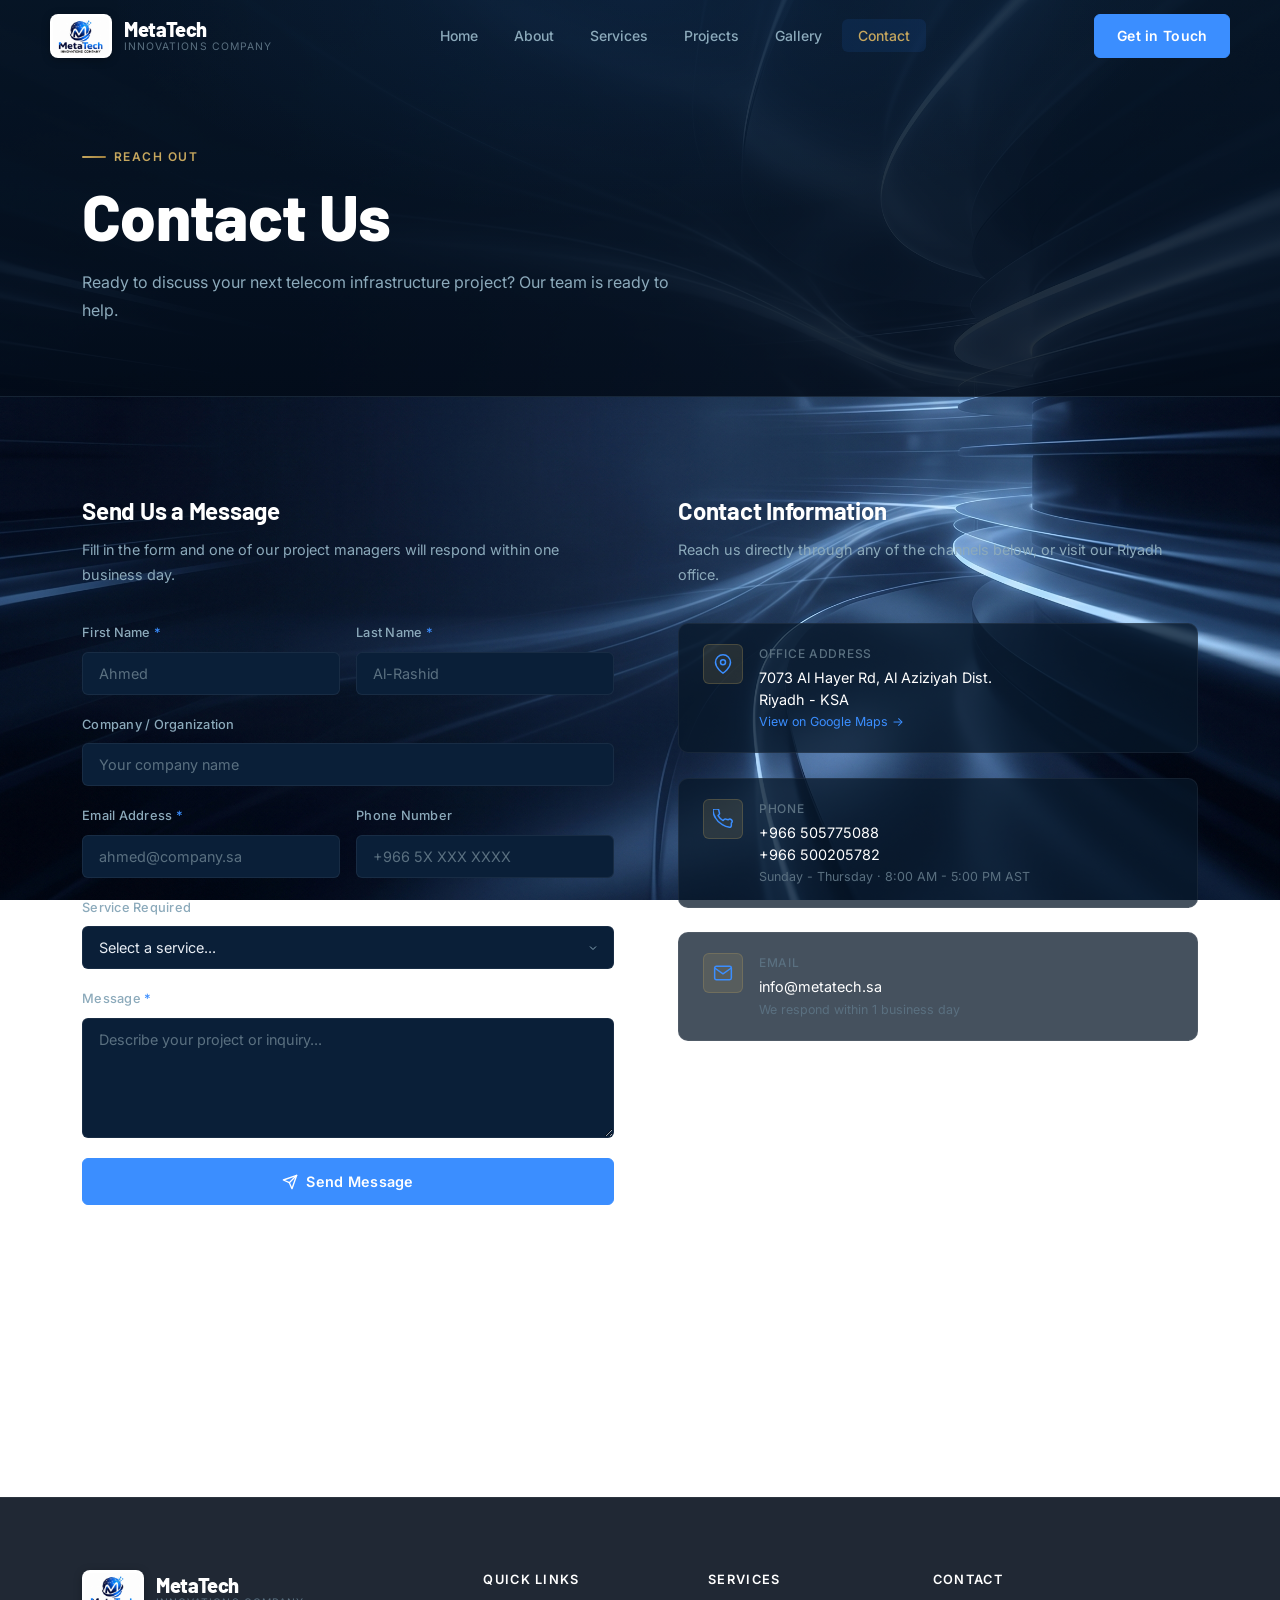
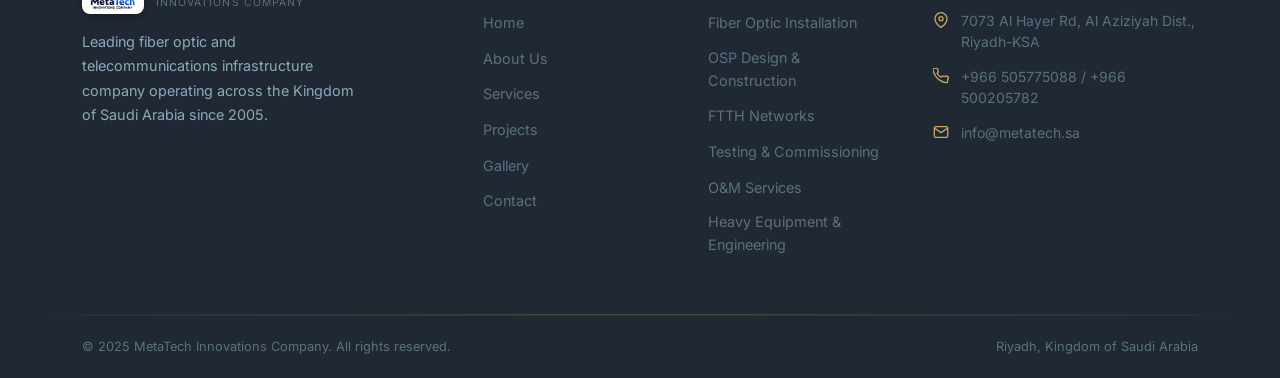
<file: contact.html>
﻿<!DOCTYPE html>
<html lang="en">
<head>
  <meta charset="UTF-8" />
  <meta name="viewport" content="width=device-width, initial-scale=1.0" />
  <title>Contact - MetaTech Innovations Company</title>
  <meta name="description" content="Get in touch with MetaTech for fiber optic installation, OSP design, FTTH, and telecom infrastructure projects in Saudi Arabia." />
  <link rel="icon" type="image/jpeg" href="logo.jpeg" />
  <link rel="stylesheet" href="css/style.css?v=3" />
  <link rel="stylesheet" href="css/contact.css" />
</head>
<body>

  <!-- Nav -->
  <nav class="nav" id="navbar">
    <div class="nav-inner">
      <a href="index.html" class="nav-logo">
        <img src="logo.jpeg" alt="MetaTech Logo" class="nav-logo-img" />
        <div class="nav-logo-text"><span class="brand">MetaTech</span><span class="tagline">Innovations Company</span></div>
      </a>
      <ul class="nav-links">
        <li><a href="index.html" class="nav-link">Home</a></li>
        <li><a href="about.html" class="nav-link">About</a></li>
        <li><a href="services.html" class="nav-link">Services</a></li>
        <li><a href="projects.html" class="nav-link">Projects</a></li>
        <li><a href="gallery.html" class="nav-link">Gallery</a></li>
        <li><a href="contact.html" class="nav-link active">Contact</a></li>
      </ul>
      <a href="contact.html" class="btn btn-primary nav-cta">Get in Touch</a>
      <button class="nav-hamburger" id="menuBtn"><span></span><span></span><span></span></button>
    </div>
  </nav>

  <!-- Page Header -->
  <header class="page-header">
    <div class="container">
      <span class="section-label page-header-label">Reach Out</span>
      <h1>Contact Us</h1>
      <p>Ready to discuss your next telecom infrastructure project? Our team is ready to help.</p>
    </div>
  </header>

  <!-- Contact section -->
  <section class="section-gap">
    <div class="container">
      <div class="contact-grid">

        <!-- Form -->
        <div class="contact-form-wrap fade-in">
          <h2 class="contact-form-title">Send Us a Message</h2>
          <p style="margin-bottom:36px;font-size:0.9rem;">Fill in the form and one of our project managers will respond within one business day.</p>

          <form class="contact-form" id="contactForm" novalidate>
            <div class="form-row">
              <div class="form-group">
                <label for="firstName">First Name <span class="req">*</span></label>
                <input type="text" id="firstName" name="firstName" placeholder="Ahmed" required />
              </div>
              <div class="form-group">
                <label for="lastName">Last Name <span class="req">*</span></label>
                <input type="text" id="lastName" name="lastName" placeholder="Al-Rashid" required />
              </div>
            </div>
            <div class="form-group">
              <label for="company">Company / Organization</label>
              <input type="text" id="company" name="company" placeholder="Your company name" />
            </div>
            <div class="form-row">
              <div class="form-group">
                <label for="email">Email Address <span class="req">*</span></label>
                <input type="email" id="email" name="email" placeholder="ahmed@company.sa" required />
              </div>
              <div class="form-group">
                <label for="phone">Phone Number</label>
                <input type="tel" id="phone" name="phone" placeholder="+966 5X XXX XXXX" />
              </div>
            </div>
            <div class="form-group">
              <label for="service">Service Required</label>
              <select id="service" name="service">
                <option value="" selected disabled>Select a service...</option>
                <option value="osp">OSP Design &amp; Construction</option>
                <option value="fiber">Fiber Optic Installation</option>
                <option value="ftth">FTTH Networks</option>
                <option value="testing">Testing &amp; Commissioning</option>
                <option value="om">Operation &amp; Maintenance</option>
                <option value="equipment">Heavy Equipment &amp; Engineering</option>
                <option value="other">Other / General Inquiry</option>
              </select>
            </div>
            <div class="form-group">
              <label for="message">Message <span class="req">*</span></label>
              <textarea id="message" name="message" rows="5" placeholder="Describe your project or inquiry..." required></textarea>
            </div>
            <button type="submit" class="btn btn-primary" id="submitBtn" style="width:100%;justify-content:center;">
              <svg width="16" height="16" viewBox="0 0 24 24" fill="none" stroke="currentColor" stroke-width="2" stroke-linecap="round" stroke-linejoin="round"><line x1="22" y1="2" x2="11" y2="13"/><polygon points="22 2 15 22 11 13 2 9 22 2"/></svg>
              Send Message
            </button>
            <div class="form-success" id="formSuccess">
              <svg width="20" height="20" viewBox="0 0 24 24" fill="none" stroke="currentColor" stroke-width="2" stroke-linecap="round" stroke-linejoin="round"><polyline points="20 6 9 17 4 12"/></svg>
              Message sent successfully! We'll be in touch shortly.
            </div>
          </form>
        </div>

        <!-- Contact Info -->
        <div class="contact-info fade-in">
          <h2 class="contact-form-title">Contact Information</h2>
          <p style="margin-bottom:36px;font-size:0.9rem;">Reach us directly through any of the channels below, or visit our Riyadh office.</p>

          <div class="contact-info-items">
            <div class="contact-info-item">
              <div class="contact-info-icon">
                <svg width="20" height="20" viewBox="0 0 24 24" fill="none" stroke="var(--accent)" stroke-width="1.8" stroke-linecap="round" stroke-linejoin="round"><path d="M21 10c0 7-9 13-9 13s-9-6-9-13a9 9 0 0118 0z"/><circle cx="12" cy="10" r="3"/></svg>
              </div>
              <div>
                <div class="contact-info-label">Office Address</div>
                <div class="contact-info-value">7073 Al Hayer Rd, Al Aziziyah Dist.<br />Riyadh - KSA</div>
                <div class="contact-info-sub"><a href="https://share.google/8nxTb9tn9iBHCSQ1t" target="_blank" rel="noopener" style="color:var(--accent);text-decoration:none;">View on Google Maps →</a></div>
              </div>
            </div>
            <div class="contact-info-item">
              <div class="contact-info-icon">
                <svg width="20" height="20" viewBox="0 0 24 24" fill="none" stroke="var(--accent)" stroke-width="1.8" stroke-linecap="round" stroke-linejoin="round"><path d="M22 16.92v3a2 2 0 01-2.18 2 19.79 19.79 0 01-8.63-3.07A19.5 19.5 0 013.07 10.8a19.79 19.79 0 01-3.07-8.67A2 2 0 012 0h3a2 2 0 012 1.72c.127.96.361 1.903.7 2.81a2 2 0 01-.45 2.11L6.09 7.91a16 16 0 006 6l1.27-1.27a2 2 0 012.11-.45c.907.339 1.85.573 2.81.7A2 2 0 0122 16.92z"/></svg>
              </div>
              <div>
                <div class="contact-info-label">Phone</div>
                <div class="contact-info-value">+966 505775088<br />+966 500205782</div>
                <div class="contact-info-sub">Sunday - Thursday · 8:00 AM - 5:00 PM AST</div>
              </div>
            </div>
            <div class="contact-info-item">
              <div class="contact-info-icon">
                <svg width="20" height="20" viewBox="0 0 24 24" fill="none" stroke="var(--accent)" stroke-width="1.8" stroke-linecap="round" stroke-linejoin="round"><path d="M4 4h16c1.1 0 2 .9 2 2v12c0 1.1-.9 2-2 2H4c-1.1 0-2-.9-2-2V6c0-1.1.9-2 2-2z"/><polyline points="22,6 12,13 2,6"/></svg>
              </div>
              <div>
                <div class="contact-info-label">Email</div>
                <div class="contact-info-value">info@metatech.sa</div>
                <div class="contact-info-sub">We respond within 1 business day</div>
              </div>
            </div>

          </div>

          <!-- Google Map -->
          <div class="map-placeholder">
            <iframe
              src="https://www.google.com/maps?q=7073+Al+Hayer+Rd,+Al+Aziziyah+District,+Riyadh,+Saudi+Arabia&output=embed&z=15"
              width="100%"
              height="100%"
              style="border:0;"
              allowfullscreen=""
              loading="lazy"
              referrerpolicy="no-referrer-when-downgrade"
              title="MetaTech Office Location"
            ></iframe>
          </div>
        </div>

      </div>
    </div>
  </section>

  <!-- Footer -->
  <footer class="footer">
    <div class="container">
      <div class="footer-grid">
        <div class="footer-brand">
          <a href="index.html" class="nav-logo">
            <img src="logo.jpeg" alt="MetaTech Logo" class="nav-logo-img" />
            <div class="nav-logo-text"><span class="brand">MetaTech</span><span class="tagline">Innovations Company</span></div>
          </a>
          <p>Leading fiber optic and telecommunications infrastructure company operating across the Kingdom of Saudi Arabia since 2005.</p>
        </div>
        <div>
          <div class="footer-col-title">Quick Links</div>
          <ul class="footer-links">
            <li><a href="index.html">Home</a></li>
            <li><a href="about.html">About Us</a></li>
            <li><a href="services.html">Services</a></li>
            <li><a href="projects.html">Projects</a></li>
            <li><a href="gallery.html">Gallery</a></li>
            <li><a href="contact.html">Contact</a></li>
          </ul>
        </div>
        <div>
          <div class="footer-col-title">Services</div>
          <ul class="footer-links">
            <li><a href="services.html">Fiber Optic Installation</a></li>
            <li><a href="services.html">OSP Design & Construction</a></li>
            <li><a href="services.html">FTTH Networks</a></li>
            <li><a href="services.html">Testing & Commissioning</a></li>
            <li><a href="services.html">O&amp;M Services</a></li>
            <li><a href="services.html#equipment">Heavy Equipment &amp; Engineering</a></li>
          </ul>
        </div>
        <div>
          <div class="footer-col-title">Contact</div>
          <div class="footer-contact-item">
            <svg width="16" height="16" viewBox="0 0 24 24" fill="none" stroke="currentColor" stroke-width="2" stroke-linecap="round" stroke-linejoin="round"><path d="M21 10c0 7-9 13-9 13s-9-6-9-13a9 9 0 0118 0z"/><circle cx="12" cy="10" r="3"/></svg>
            <span>7073 Al Hayer Rd, Al Aziziyah Dist., Riyadh-KSA</span>
          </div>
          <div class="footer-contact-item">
            <svg width="16" height="16" viewBox="0 0 24 24" fill="none" stroke="currentColor" stroke-width="2" stroke-linecap="round" stroke-linejoin="round"><path d="M22 16.92v3a2 2 0 01-2.18 2 19.79 19.79 0 01-8.63-3.07A19.5 19.5 0 013.07 10.8a19.79 19.79 0 01-3.07-8.67A2 2 0 012 0h3a2 2 0 012 1.72c.127.96.361 1.903.7 2.81a2 2 0 01-.45 2.11L6.09 7.91a16 16 0 006 6l1.27-1.27a2 2 0 012.11-.45c.907.339 1.85.573 2.81.7A2 2 0 0122 16.92z"/></svg>
            <span>+966 505775088 / +966 500205782</span>
          </div>
          <div class="footer-contact-item">
            <svg width="16" height="16" viewBox="0 0 24 24" fill="none" stroke="currentColor" stroke-width="2" stroke-linecap="round" stroke-linejoin="round"><path d="M4 4h16c1.1 0 2 .9 2 2v12c0 1.1-.9 2-2 2H4c-1.1 0-2-.9-2-2V6c0-1.1.9-2 2-2z"/><polyline points="22,6 12,13 2,6"/></svg>
            <span>info@metatech.sa</span>
          </div>
        </div>
      </div>
    </div>
    <div class="divider"></div>
    <div class="container">
      <div class="footer-bottom">
        <p>© 2025 MetaTech Innovations Company. All rights reserved.</p>
        <p>Riyadh, Kingdom of Saudi Arabia</p>
      </div>
    </div>
  </footer>

  <script src="js/main.js"></script>
  <script src="js/contact.js"></script>
</body>
</html>
</file>
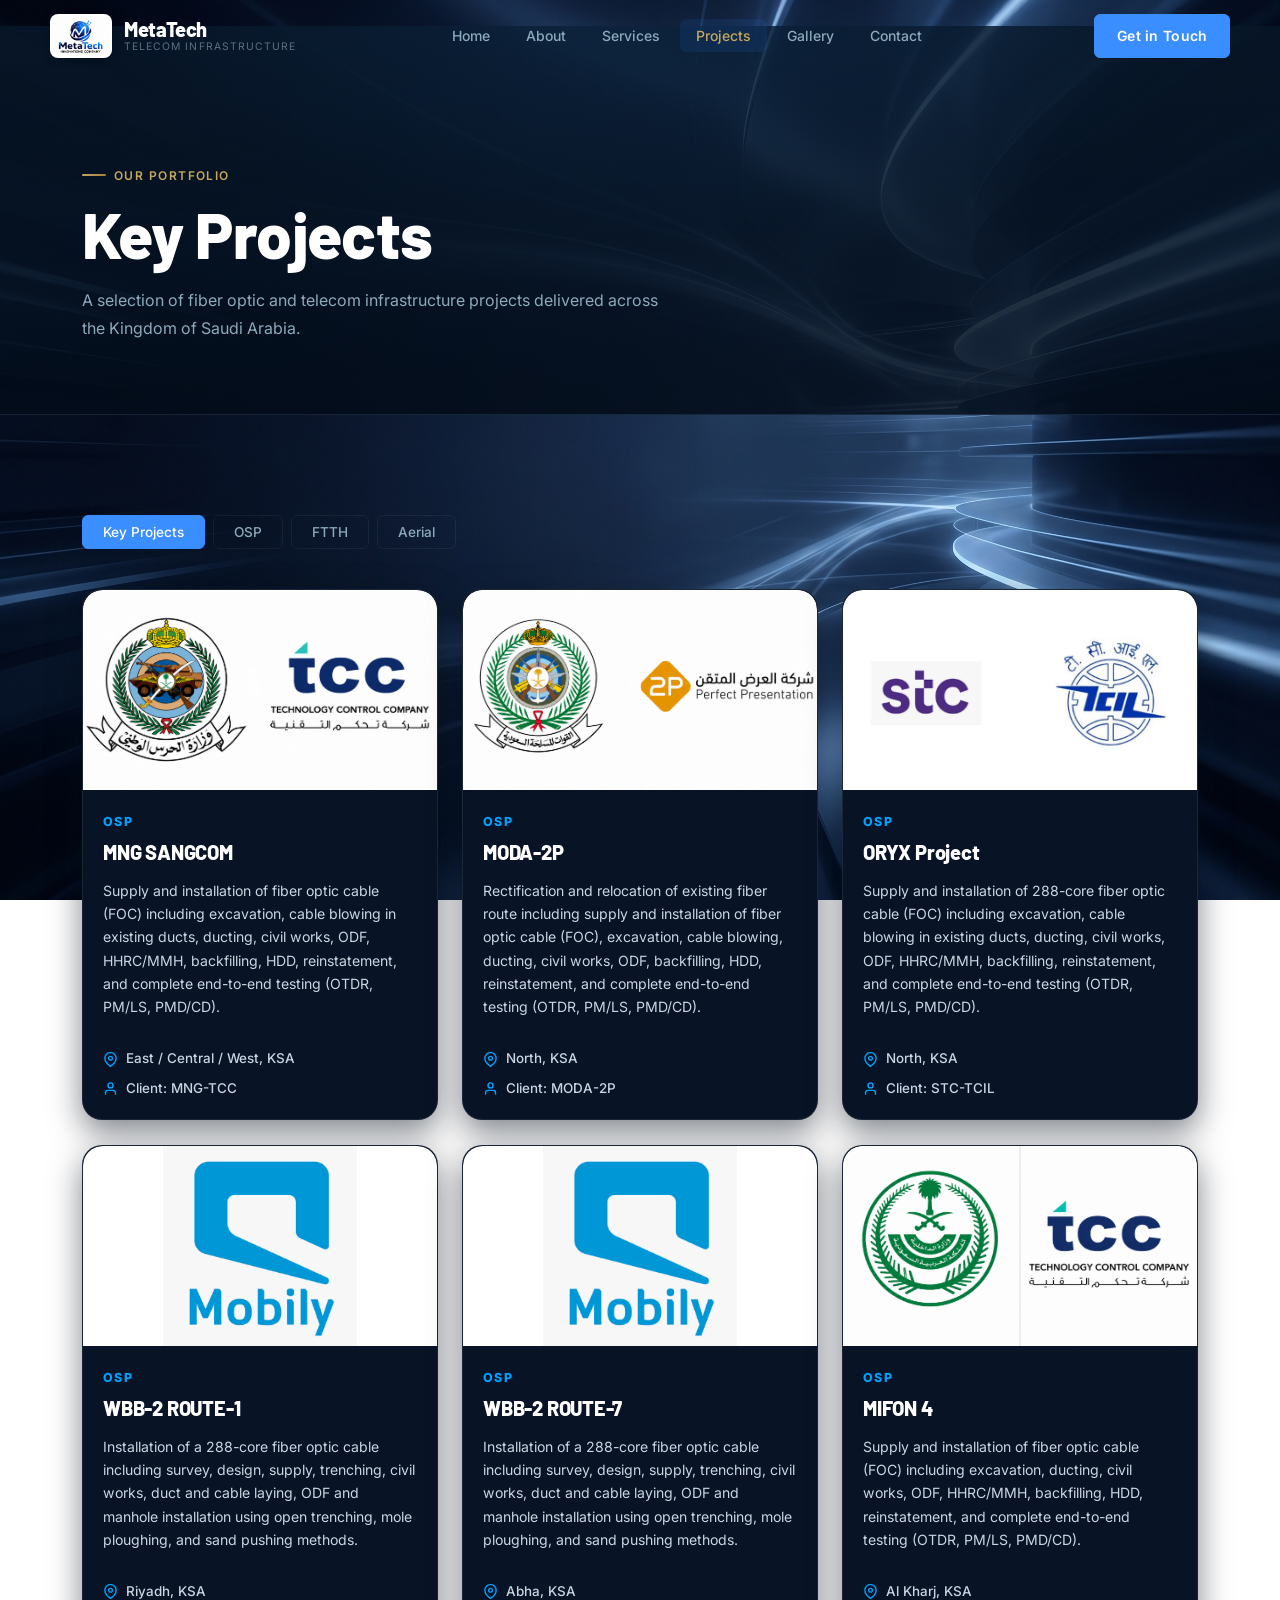
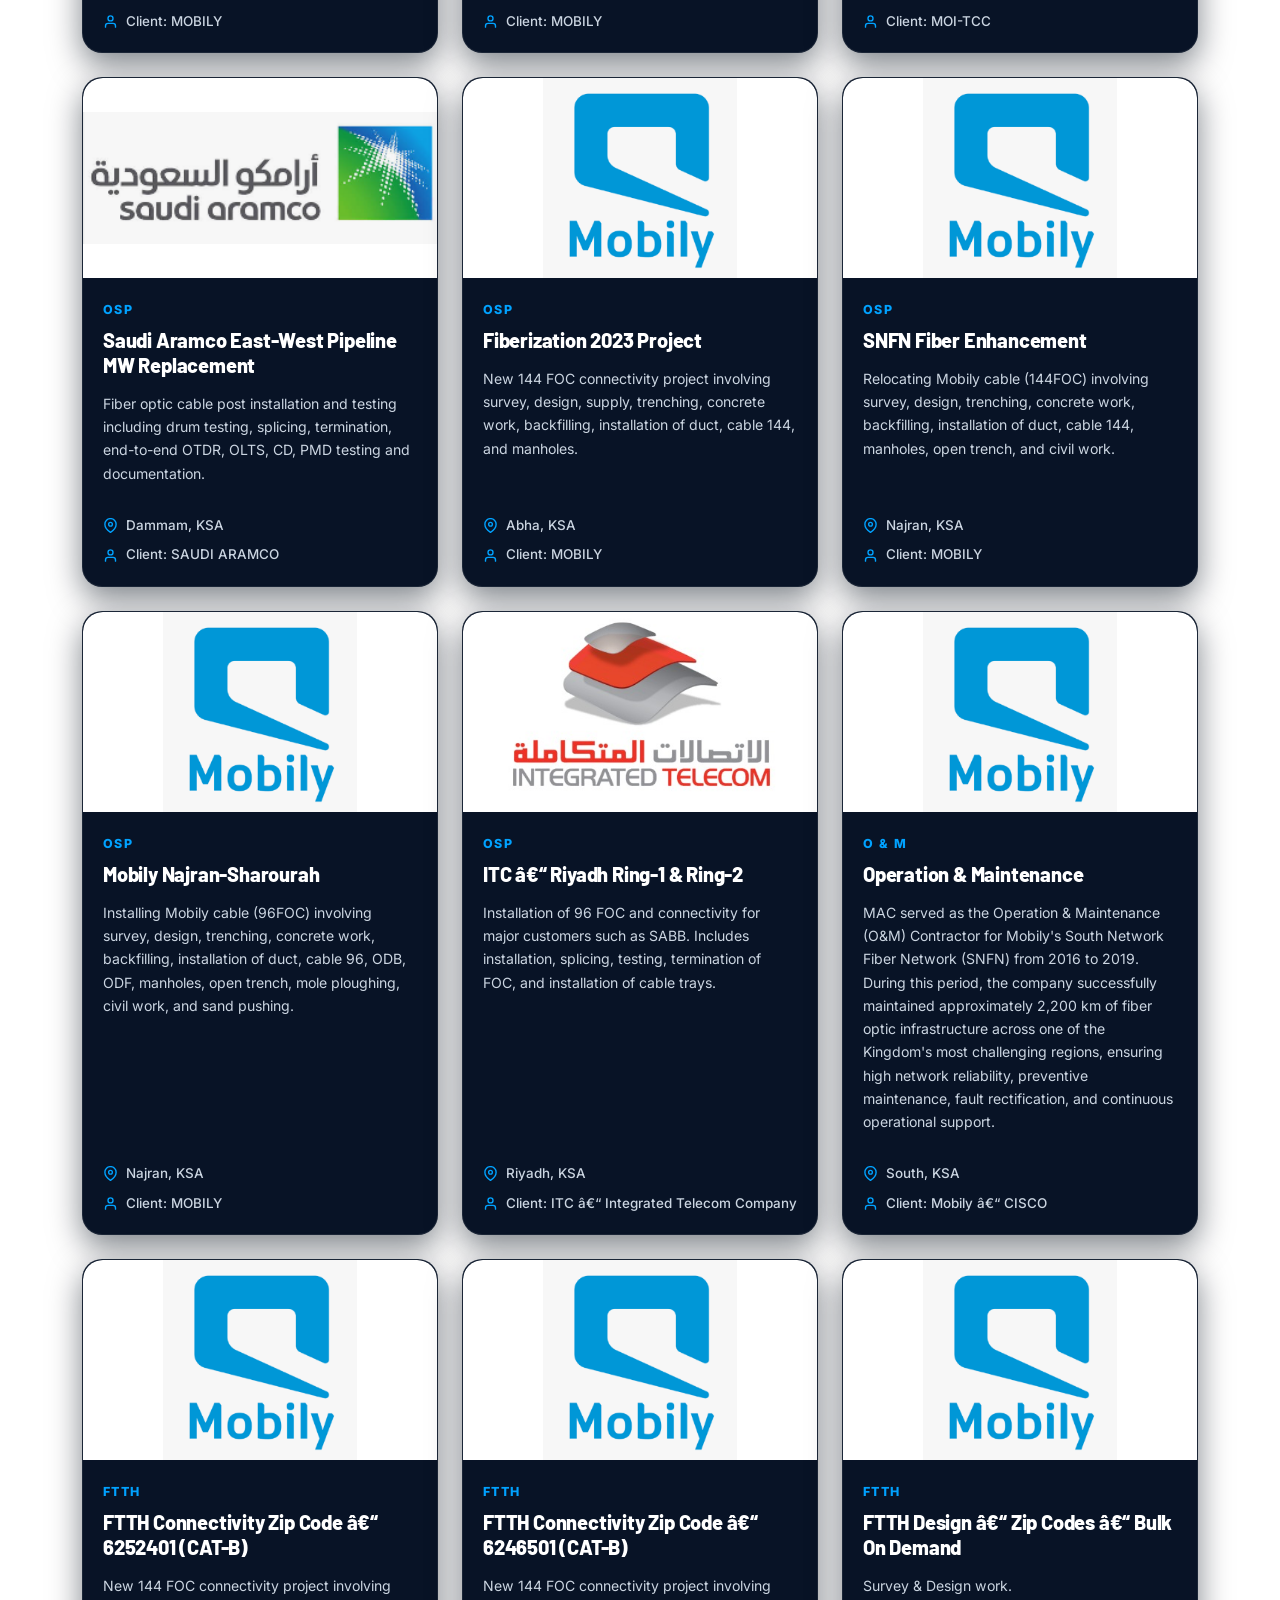
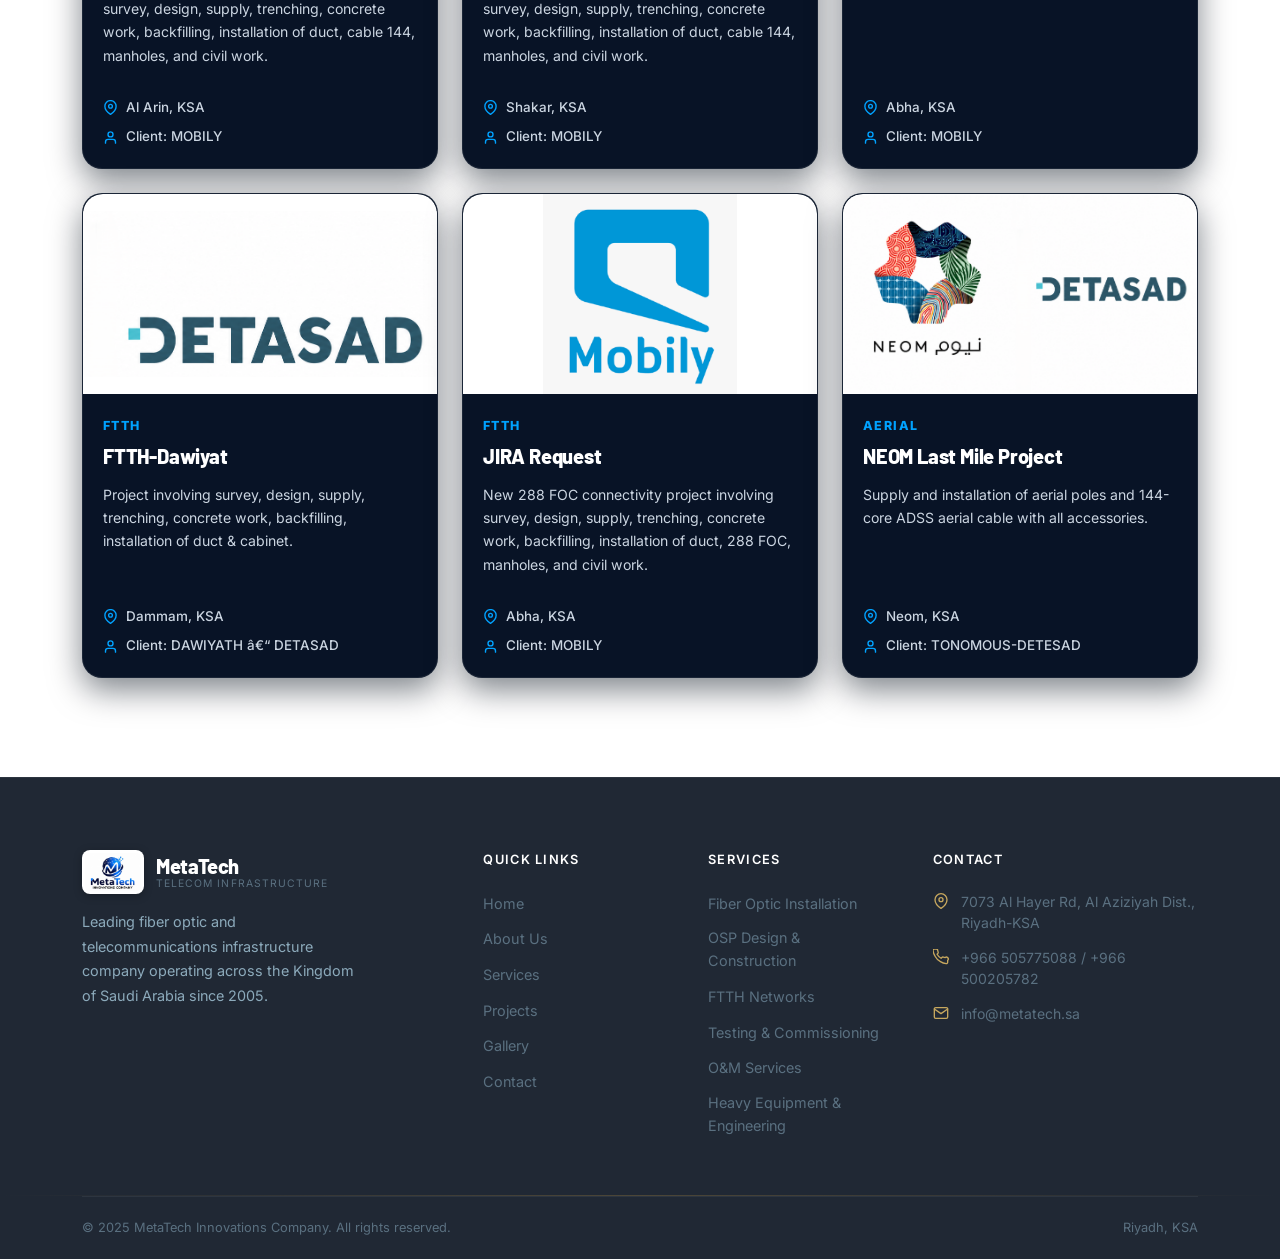
<file: projects.html>
﻿﻿<!DOCTYPE html>
<html lang="en">

<head>
  <meta charset="UTF-8" />
  <meta name="viewport" content="width=device-width, initial-scale=1.0" />
  <title>Projects â€” MetaTech Innovations Company</title>
  <meta name="description"
    content="Browse MetaTech's completed fiber optic and telecom infrastructure projects across Saudi Arabia â€” OSP, FTTH, aerial, and civil works." />
  <link rel="icon" type="image/jpeg" href="logo.jpeg" />
  <link rel="stylesheet" href="css/style.css?v=3" />
  <link rel="stylesheet" href="css/projects.css?v=4" />
</head>

<body>

  <!-- Nav -->
  <nav class="nav" id="navbar">
    <div class="nav-inner">
      <a href="index.html" class="nav-logo">
        <img src="logo.jpeg" alt="MetaTech Logo" class="nav-logo-img" />
        <div class="nav-logo-text"><span class="brand">MetaTech</span><span class="tagline">Telecom
            Infrastructure</span></div>
      </a>
      <ul class="nav-links">
        <li><a href="index.html" class="nav-link">Home</a></li>
        <li><a href="about.html" class="nav-link">About</a></li>
        <li><a href="services.html" class="nav-link">Services</a></li>
        <li><a href="projects.html" class="nav-link active">Projects</a></li>
        <li><a href="gallery.html" class="nav-link">Gallery</a></li>
        <li><a href="contact.html" class="nav-link">Contact</a></li>
      </ul>
      <a href="contact.html" class="btn btn-primary nav-cta">Get in Touch</a>
      <button class="nav-hamburger" id="menuBtn"><span></span><span></span><span></span></button>
    </div>
  </nav>

  <!-- Page Header -->
  <header class="page-header">
    <div class="container">
      <span class="section-label page-header-label">Our Portfolio</span>
      <h1>Key Projects</h1>
      <p>A selection of fiber optic and telecom infrastructure projects delivered across the Kingdom of Saudi Arabia.
      </p>
    </div>
  </header>

  <!-- Filter + Grid -->
  <section class="section-gap">
    <div class="container">
      <!-- Filter tabs -->
      <div class="filter-bar fade-in">
        <button class="filter-btn active" data-filter="all">Key Projects</button>
        <button class="filter-btn" data-filter="osp">OSP</button>
        <button class="filter-btn" data-filter="ftth">FTTH</button>
        <button class="filter-btn" data-filter="aerial">Aerial</button>
      </div>

      <!-- Projects grid -->
      <div class="pjt-grid" id="projectsGrid">

        <!-- 1: MNG SANGCOM -->
        <div class="pjt-card fade-in" data-category="osp">
          <div class="pjt-visual">
            <img src="Website Logos/MNG SANGCOM.png" alt="MNG SANGCOM" class="pjt-img" />
          </div>
          <div class="pjt-body">
            <div class="pjt-category">OSP</div>
            <h3 class="pjt-title">MNG SANGCOM</h3>
            <p class="pjt-desc">Supply and installation of fiber optic cable (FOC) including excavation, cable blowing
              in existing ducts, ducting, civil works, ODF, HHRC/MMH, backfilling, HDD, reinstatement, and complete
              end-to-end testing (OTDR, PM/LS, PMD/CD).</p>
            <div class="pjt-footer">
              <div class="pjt-meta-list">
                <div class="pjt-meta-item">
                  <svg class="pjt-meta-icon" viewBox="0 0 24 24" fill="none" stroke="currentColor" stroke-width="2.2"
                    stroke-linecap="round" stroke-linejoin="round">
                    <path d="M21 10c0 7-9 13-9 13s-9-6-9-13a9 9 0 0118 0z" />
                    <circle cx="12" cy="10" r="3" />
                  </svg>
                  <span>East / Central / West, KSA</span>
                </div>
                <div class="pjt-meta-item">
                  <svg class="pjt-meta-icon" viewBox="0 0 24 24" fill="none" stroke="currentColor" stroke-width="2.2"
                    stroke-linecap="round" stroke-linejoin="round">
                    <path d="M20 21v-2a4 4 0 00-4-4H8a4 4 0 00-4 4v2" />
                    <circle cx="12" cy="7" r="4" />
                  </svg>
                  <span>Client: MNG-TCC</span>
                </div>
              </div>
            </div>
          </div>
        </div>

        <!-- 2: MODA-2P -->
        <div class="pjt-card fade-in" data-category="osp">
          <div class="pjt-visual">
            <img src="Website Logos/MODA-2P.png" alt="MODA-2P" class="pjt-img" />
          </div>
          <div class="pjt-body">
            <div class="pjt-category">OSP</div>
            <h3 class="pjt-title">MODA-2P</h3>
            <p class="pjt-desc">Rectification and relocation of existing fiber route including supply and installation
              of fiber optic cable (FOC), excavation, cable blowing, ducting, civil works, ODF, backfilling, HDD,
              reinstatement, and complete end-to-end testing (OTDR, PM/LS, PMD/CD).</p>
            <div class="pjt-footer">
              <div class="pjt-meta-list">
                <div class="pjt-meta-item">
                  <svg class="pjt-meta-icon" viewBox="0 0 24 24" fill="none" stroke="currentColor" stroke-width="2.2"
                    stroke-linecap="round" stroke-linejoin="round">
                    <path d="M21 10c0 7-9 13-9 13s-9-6-9-13a9 9 0 0118 0z" />
                    <circle cx="12" cy="10" r="3" />
                  </svg>
                  <span>North, KSA</span>
                </div>
                <div class="pjt-meta-item">
                  <svg class="pjt-meta-icon" viewBox="0 0 24 24" fill="none" stroke="currentColor" stroke-width="2.2"
                    stroke-linecap="round" stroke-linejoin="round">
                    <path d="M20 21v-2a4 4 0 00-4-4H8a4 4 0 00-4 4v2" />
                    <circle cx="12" cy="7" r="4" />
                  </svg>
                  <span>Client: MODA-2P</span>
                </div>
              </div>
            </div>
          </div>
        </div>

        <!-- 3: ORYX Project -->
        <div class="pjt-card fade-in" data-category="osp">
          <div class="pjt-visual">
            <img src="Website Logos/ORYX Project.png" alt="ORYX Project" class="pjt-img" />
          </div>
          <div class="pjt-body">
            <div class="pjt-category">OSP</div>
            <h3 class="pjt-title">ORYX Project</h3>
            <p class="pjt-desc">Supply and installation of 288-core fiber optic cable (FOC) including excavation, cable
              blowing in existing ducts, ducting, civil works, ODF, HHRC/MMH, backfilling, reinstatement, and complete
              end-to-end testing (OTDR, PM/LS, PMD/CD).</p>
            <div class="pjt-footer">
              <div class="pjt-meta-list">
                <div class="pjt-meta-item">
                  <svg class="pjt-meta-icon" viewBox="0 0 24 24" fill="none" stroke="currentColor" stroke-width="2.2"
                    stroke-linecap="round" stroke-linejoin="round">
                    <path d="M21 10c0 7-9 13-9 13s-9-6-9-13a9 9 0 0118 0z" />
                    <circle cx="12" cy="10" r="3" />
                  </svg>
                  <span>North, KSA</span>
                </div>
                <div class="pjt-meta-item">
                  <svg class="pjt-meta-icon" viewBox="0 0 24 24" fill="none" stroke="currentColor" stroke-width="2.2"
                    stroke-linecap="round" stroke-linejoin="round">
                    <path d="M20 21v-2a4 4 0 00-4-4H8a4 4 0 00-4 4v2" />
                    <circle cx="12" cy="7" r="4" />
                  </svg>
                  <span>Client: STC-TCIL</span>
                </div>
              </div>
            </div>
          </div>
        </div>

        <!-- 4: WBB-2 ROUTE-1 -->
        <div class="pjt-card fade-in" data-category="osp">
          <div class="pjt-visual">
            <img src="Website Logos/MOBILY.png" alt="Mobily" class="pjt-img" />
          </div>
          <div class="pjt-body">
            <div class="pjt-category">OSP</div>
            <h3 class="pjt-title">WBB-2 ROUTE-1</h3>
            <p class="pjt-desc">Installation of a 288-core fiber optic cable including survey, design, supply,
              trenching, civil works, duct and cable laying, ODF and manhole installation using open trenching, mole
              ploughing, and sand pushing methods.</p>
            <div class="pjt-footer">
              <div class="pjt-meta-list">
                <div class="pjt-meta-item">
                  <svg class="pjt-meta-icon" viewBox="0 0 24 24" fill="none" stroke="currentColor" stroke-width="2.2"
                    stroke-linecap="round" stroke-linejoin="round">
                    <path d="M21 10c0 7-9 13-9 13s-9-6-9-13a9 9 0 0118 0z" />
                    <circle cx="12" cy="10" r="3" />
                  </svg>
                  <span>Riyadh, KSA</span>
                </div>
                <div class="pjt-meta-item">
                  <svg class="pjt-meta-icon" viewBox="0 0 24 24" fill="none" stroke="currentColor" stroke-width="2.2"
                    stroke-linecap="round" stroke-linejoin="round">
                    <path d="M20 21v-2a4 4 0 00-4-4H8a4 4 0 00-4 4v2" />
                    <circle cx="12" cy="7" r="4" />
                  </svg>
                  <span>Client: MOBILY</span>
                </div>
              </div>
            </div>
          </div>
        </div>

        <!-- 5: WBB-2 ROUTE-7 -->
        <div class="pjt-card fade-in" data-category="osp">
          <div class="pjt-visual">
            <img src="Website Logos/MOBILY.png" alt="Mobily" class="pjt-img" />
          </div>
          <div class="pjt-body">
            <div class="pjt-category">OSP</div>
            <h3 class="pjt-title">WBB-2 ROUTE-7</h3>
            <p class="pjt-desc">Installation of a 288-core fiber optic cable including survey, design, supply,
              trenching, civil works, duct and cable laying, ODF and manhole installation using open trenching, mole
              ploughing, and sand pushing methods.</p>
            <div class="pjt-footer">
              <div class="pjt-meta-list">
                <div class="pjt-meta-item">
                  <svg class="pjt-meta-icon" viewBox="0 0 24 24" fill="none" stroke="currentColor" stroke-width="2.2"
                    stroke-linecap="round" stroke-linejoin="round">
                    <path d="M21 10c0 7-9 13-9 13s-9-6-9-13a9 9 0 0118 0z" />
                    <circle cx="12" cy="10" r="3" />
                  </svg>
                  <span>Abha, KSA</span>
                </div>
                <div class="pjt-meta-item">
                  <svg class="pjt-meta-icon" viewBox="0 0 24 24" fill="none" stroke="currentColor" stroke-width="2.2"
                    stroke-linecap="round" stroke-linejoin="round">
                    <path d="M20 21v-2a4 4 0 00-4-4H8a4 4 0 00-4 4v2" />
                    <circle cx="12" cy="7" r="4" />
                  </svg>
                  <span>Client: MOBILY</span>
                </div>
              </div>
            </div>
          </div>
        </div>

        <!-- 6: MIFON 4 -->
        <div class="pjt-card fade-in" data-category="osp">
          <div class="pjt-visual">
            <img src="Website Logos/MIFON 4.png" alt="MIFON 4" class="pjt-img" />
          </div>
          <div class="pjt-body">
            <div class="pjt-category">OSP</div>
            <h3 class="pjt-title">MIFON 4</h3>
            <p class="pjt-desc">Supply and installation of fiber optic cable (FOC) including excavation, ducting, civil
              works, ODF, HHRC/MMH, backfilling, HDD, reinstatement, and complete end-to-end testing (OTDR, PM/LS,
              PMD/CD).</p>
            <div class="pjt-footer">
              <div class="pjt-meta-list">
                <div class="pjt-meta-item">
                  <svg class="pjt-meta-icon" viewBox="0 0 24 24" fill="none" stroke="currentColor" stroke-width="2.2"
                    stroke-linecap="round" stroke-linejoin="round">
                    <path d="M21 10c0 7-9 13-9 13s-9-6-9-13a9 9 0 0118 0z" />
                    <circle cx="12" cy="10" r="3" />
                  </svg>
                  <span>Al Kharj, KSA</span>
                </div>
                <div class="pjt-meta-item">
                  <svg class="pjt-meta-icon" viewBox="0 0 24 24" fill="none" stroke="currentColor" stroke-width="2.2"
                    stroke-linecap="round" stroke-linejoin="round">
                    <path d="M20 21v-2a4 4 0 00-4-4H8a4 4 0 00-4 4v2" />
                    <circle cx="12" cy="7" r="4" />
                  </svg>
                  <span>Client: MOI-TCC</span>
                </div>
              </div>
            </div>
          </div>
        </div>

        <!-- 8: Saudi Aramco East-West Pipeline MW Replacement -->
        <div class="pjt-card fade-in" data-category="osp">
          <div class="pjt-visual">
            <img src="Website Logos/Saudi Aramco.png" alt="Saudi Aramco" class="pjt-img" />
          </div>
          <div class="pjt-body">
            <div class="pjt-category">OSP</div>
            <h3 class="pjt-title">Saudi Aramco East-West Pipeline MW Replacement</h3>
            <p class="pjt-desc">Fiber optic cable post installation and testing including drum testing, splicing,
              termination, end-to-end OTDR, OLTS, CD, PMD testing and documentation.</p>
            <div class="pjt-footer">
              <div class="pjt-meta-list">
                <div class="pjt-meta-item">
                  <svg class="pjt-meta-icon" viewBox="0 0 24 24" fill="none" stroke="currentColor" stroke-width="2.2"
                    stroke-linecap="round" stroke-linejoin="round">
                    <path d="M21 10c0 7-9 13-9 13s-9-6-9-13a9 9 0 0118 0z" />
                    <circle cx="12" cy="10" r="3" />
                  </svg>
                  <span>Dammam, KSA</span>
                </div>
                <div class="pjt-meta-item">
                  <svg class="pjt-meta-icon" viewBox="0 0 24 24" fill="none" stroke="currentColor" stroke-width="2.2"
                    stroke-linecap="round" stroke-linejoin="round">
                    <path d="M20 21v-2a4 4 0 00-4-4H8a4 4 0 00-4 4v2" />
                    <circle cx="12" cy="7" r="4" />
                  </svg>
                  <span>Client: SAUDI ARAMCO</span>
                </div>
              </div>
            </div>
          </div>
        </div>

        <!-- 9: Fiberization 2023 Project -->
        <div class="pjt-card fade-in" data-category="osp">
          <div class="pjt-visual">
            <img src="Website Logos/MOBILY.png" alt="Mobily" class="pjt-img" />
          </div>
          <div class="pjt-body">
            <div class="pjt-category">OSP</div>
            <h3 class="pjt-title">Fiberization 2023 Project</h3>
            <p class="pjt-desc">New 144 FOC connectivity project involving survey, design, supply, trenching, concrete
              work, backfilling, installation of duct, cable 144, and manholes.</p>
            <div class="pjt-footer">
              <div class="pjt-meta-list">
                <div class="pjt-meta-item">
                  <svg class="pjt-meta-icon" viewBox="0 0 24 24" fill="none" stroke="currentColor" stroke-width="2.2"
                    stroke-linecap="round" stroke-linejoin="round">
                    <path d="M21 10c0 7-9 13-9 13s-9-6-9-13a9 9 0 0118 0z" />
                    <circle cx="12" cy="10" r="3" />
                  </svg>
                  <span>Abha, KSA</span>
                </div>
                <div class="pjt-meta-item">
                  <svg class="pjt-meta-icon" viewBox="0 0 24 24" fill="none" stroke="currentColor" stroke-width="2.2"
                    stroke-linecap="round" stroke-linejoin="round">
                    <path d="M20 21v-2a4 4 0 00-4-4H8a4 4 0 00-4 4v2" />
                    <circle cx="12" cy="7" r="4" />
                  </svg>
                  <span>Client: MOBILY</span>
                </div>
              </div>
            </div>
          </div>
        </div>

        <!-- 10: SNFN Fiber Enhancement -->
        <div class="pjt-card fade-in" data-category="osp">
          <div class="pjt-visual">
            <img src="Website Logos/MOBILY.png" alt="Mobily" class="pjt-img" />
          </div>
          <div class="pjt-body">
            <div class="pjt-category">OSP</div>
            <h3 class="pjt-title">SNFN Fiber Enhancement</h3>
            <p class="pjt-desc">Relocating Mobily cable (144FOC) involving survey, design, trenching, concrete work,
              backfilling, installation of duct, cable 144, manholes, open trench, and civil work.</p>
            <div class="pjt-footer">
              <div class="pjt-meta-list">
                <div class="pjt-meta-item">
                  <svg class="pjt-meta-icon" viewBox="0 0 24 24" fill="none" stroke="currentColor" stroke-width="2.2"
                    stroke-linecap="round" stroke-linejoin="round">
                    <path d="M21 10c0 7-9 13-9 13s-9-6-9-13a9 9 0 0118 0z" />
                    <circle cx="12" cy="10" r="3" />
                  </svg>
                  <span>Najran, KSA</span>
                </div>
                <div class="pjt-meta-item">
                  <svg class="pjt-meta-icon" viewBox="0 0 24 24" fill="none" stroke="currentColor" stroke-width="2.2"
                    stroke-linecap="round" stroke-linejoin="round">
                    <path d="M20 21v-2a4 4 0 00-4-4H8a4 4 0 00-4 4v2" />
                    <circle cx="12" cy="7" r="4" />
                  </svg>
                  <span>Client: MOBILY</span>
                </div>
              </div>
            </div>
          </div>
        </div>

        <!-- 11: Mobily Najran-Sharourah -->
        <div class="pjt-card fade-in" data-category="osp">
          <div class="pjt-visual">
            <img src="Website Logos/MOBILY.png" alt="Mobily" class="pjt-img" />
          </div>
          <div class="pjt-body">
            <div class="pjt-category">OSP</div>
            <h3 class="pjt-title">Mobily Najran-Sharourah</h3>
            <p class="pjt-desc">Installing Mobily cable (96FOC) involving survey, design, trenching, concrete work,
              backfilling, installation of duct, cable 96, ODB, ODF, manholes, open trench, mole ploughing, civil work,
              and sand pushing.</p>
            <div class="pjt-footer">
              <div class="pjt-meta-list">
                <div class="pjt-meta-item">
                  <svg class="pjt-meta-icon" viewBox="0 0 24 24" fill="none" stroke="currentColor" stroke-width="2.2"
                    stroke-linecap="round" stroke-linejoin="round">
                    <path d="M21 10c0 7-9 13-9 13s-9-6-9-13a9 9 0 0118 0z" />
                    <circle cx="12" cy="10" r="3" />
                  </svg>
                  <span>Najran, KSA</span>
                </div>
                <div class="pjt-meta-item">
                  <svg class="pjt-meta-icon" viewBox="0 0 24 24" fill="none" stroke="currentColor" stroke-width="2.2"
                    stroke-linecap="round" stroke-linejoin="round">
                    <path d="M20 21v-2a4 4 0 00-4-4H8a4 4 0 00-4 4v2" />
                    <circle cx="12" cy="7" r="4" />
                  </svg>
                  <span>Client: MOBILY</span>
                </div>
              </div>
            </div>
          </div>
        </div>

        <!-- 12: ITC â€“ Riyadh Ring-1 & Ring-2 -->
        <div class="pjt-card fade-in" data-category="osp">
          <div class="pjt-visual">
            <img src="Website Logos/ITC-Riyadh.jpeg" alt="ITC Riyadh" class="pjt-img" />
          </div>
          <div class="pjt-body">
            <div class="pjt-category">OSP</div>
            <h3 class="pjt-title">ITC â€“ Riyadh Ring-1 &amp; Ring-2</h3>
            <p class="pjt-desc">Installation of 96 FOC and connectivity for major customers such as SABB. Includes
              installation, splicing, testing, termination of FOC, and installation of cable trays.</p>
            <div class="pjt-footer">
              <div class="pjt-meta-list">
                <div class="pjt-meta-item">
                  <svg class="pjt-meta-icon" viewBox="0 0 24 24" fill="none" stroke="currentColor" stroke-width="2.2"
                    stroke-linecap="round" stroke-linejoin="round">
                    <path d="M21 10c0 7-9 13-9 13s-9-6-9-13a9 9 0 0118 0z" />
                    <circle cx="12" cy="10" r="3" />
                  </svg>
                  <span>Riyadh, KSA</span>
                </div>
                <div class="pjt-meta-item">
                  <svg class="pjt-meta-icon" viewBox="0 0 24 24" fill="none" stroke="currentColor" stroke-width="2.2"
                    stroke-linecap="round" stroke-linejoin="round">
                    <path d="M20 21v-2a4 4 0 00-4-4H8a4 4 0 00-4 4v2" />
                    <circle cx="12" cy="7" r="4" />
                  </svg>
                  <span>Client: ITC â€“ Integrated Telecom Company</span>
                </div>
              </div>
            </div>
          </div>
        </div>

        <!-- 13: Operation & Maintenance -->
        <div class="pjt-card fade-in" data-category="om">
          <div class="pjt-visual">
            <img src="Website Logos/MOBILY.png" alt="Mobily" class="pjt-img" />
          </div>
          <div class="pjt-body">
            <div class="pjt-category">O &amp; M</div>
            <h3 class="pjt-title">Operation &amp; Maintenance</h3>
            <p class="pjt-desc">MAC served as the Operation & Maintenance (O&M) Contractor for Mobily's South Network
              Fiber Network (SNFN) from 2016 to 2019. During this period, the company successfully maintained
              approximately 2,200 km of fiber optic infrastructure across one of the Kingdom's most challenging regions,
              ensuring high network reliability, preventive maintenance, fault rectification, and continuous operational
              support.</p>
            <div class="pjt-footer">
              <div class="pjt-meta-list">
                <div class="pjt-meta-item">
                  <svg class="pjt-meta-icon" viewBox="0 0 24 24" fill="none" stroke="currentColor" stroke-width="2.2"
                    stroke-linecap="round" stroke-linejoin="round">
                    <path d="M21 10c0 7-9 13-9 13s-9-6-9-13a9 9 0 0118 0z" />
                    <circle cx="12" cy="10" r="3" />
                  </svg>
                  <span>South, KSA</span>
                </div>
                <div class="pjt-meta-item">
                  <svg class="pjt-meta-icon" viewBox="0 0 24 24" fill="none" stroke="currentColor" stroke-width="2.2"
                    stroke-linecap="round" stroke-linejoin="round">
                    <path d="M20 21v-2a4 4 0 00-4-4H8a4 4 0 00-4 4v2" />
                    <circle cx="12" cy="7" r="4" />
                  </svg>
                  <span>Client: Mobily â€“ CISCO</span>
                </div>
              </div>
            </div>
          </div>
        </div>

        <!-- 14: FTTH Connectivity Zip Code â€“ 6252401 (CAT-B) -->
        <div class="pjt-card fade-in" data-category="ftth">
          <div class="pjt-visual">
            <img src="Website Logos/MOBILY.png" alt="Mobily" class="pjt-img" />
          </div>
          <div class="pjt-body">
            <div class="pjt-category">FTTH</div>
            <h3 class="pjt-title">FTTH Connectivity Zip Code â€“ 6252401 (CAT-B)</h3>
            <p class="pjt-desc">New 144 FOC connectivity project involving survey, design, supply, trenching, concrete
              work, backfilling, installation of duct, cable 144, manholes, and civil work.</p>
            <div class="pjt-footer">
              <div class="pjt-meta-list">
                <div class="pjt-meta-item">
                  <svg class="pjt-meta-icon" viewBox="0 0 24 24" fill="none" stroke="currentColor" stroke-width="2.2"
                    stroke-linecap="round" stroke-linejoin="round">
                    <path d="M21 10c0 7-9 13-9 13s-9-6-9-13a9 9 0 0118 0z" />
                    <circle cx="12" cy="10" r="3" />
                  </svg>
                  <span>Al Arin, KSA</span>
                </div>
                <div class="pjt-meta-item">
                  <svg class="pjt-meta-icon" viewBox="0 0 24 24" fill="none" stroke="currentColor" stroke-width="2.2"
                    stroke-linecap="round" stroke-linejoin="round">
                    <path d="M20 21v-2a4 4 0 00-4-4H8a4 4 0 00-4 4v2" />
                    <circle cx="12" cy="7" r="4" />
                  </svg>
                  <span>Client: MOBILY</span>
                </div>
              </div>
            </div>
          </div>
        </div>

        <!-- 15: FTTH Connectivity Zip Code â€“ 6246501 (CAT-B) -->
        <div class="pjt-card fade-in" data-category="ftth">
          <div class="pjt-visual">
            <img src="Website Logos/MOBILY.png" alt="Mobily" class="pjt-img" />
          </div>
          <div class="pjt-body">
            <div class="pjt-category">FTTH</div>
            <h3 class="pjt-title">FTTH Connectivity Zip Code â€“ 6246501 (CAT-B)</h3>
            <p class="pjt-desc">New 144 FOC connectivity project involving survey, design, supply, trenching, concrete
              work, backfilling, installation of duct, cable 144, manholes, and civil work.</p>
            <div class="pjt-footer">
              <div class="pjt-meta-list">
                <div class="pjt-meta-item">
                  <svg class="pjt-meta-icon" viewBox="0 0 24 24" fill="none" stroke="currentColor" stroke-width="2.2"
                    stroke-linecap="round" stroke-linejoin="round">
                    <path d="M21 10c0 7-9 13-9 13s-9-6-9-13a9 9 0 0118 0z" />
                    <circle cx="12" cy="10" r="3" />
                  </svg>
                  <span>Shakar, KSA</span>
                </div>
                <div class="pjt-meta-item">
                  <svg class="pjt-meta-icon" viewBox="0 0 24 24" fill="none" stroke="currentColor" stroke-width="2.2"
                    stroke-linecap="round" stroke-linejoin="round">
                    <path d="M20 21v-2a4 4 0 00-4-4H8a4 4 0 00-4 4v2" />
                    <circle cx="12" cy="7" r="4" />
                  </svg>
                  <span>Client: MOBILY</span>
                </div>
              </div>
            </div>
          </div>
        </div>

        <!-- 16: FTTH Design â€“ Zip Codes â€“ Bulk On Demand -->
        <div class="pjt-card fade-in" data-category="ftth">
          <div class="pjt-visual">
            <img src="Website Logos/MOBILY.png" alt="Mobily" class="pjt-img" />
          </div>
          <div class="pjt-body">
            <div class="pjt-category">FTTH</div>
            <h3 class="pjt-title">FTTH Design â€“ Zip Codes â€“ Bulk On Demand</h3>
            <p class="pjt-desc">Survey & Design work.</p>
            <div class="pjt-footer">
              <div class="pjt-meta-list">
                <div class="pjt-meta-item">
                  <svg class="pjt-meta-icon" viewBox="0 0 24 24" fill="none" stroke="currentColor" stroke-width="2.2"
                    stroke-linecap="round" stroke-linejoin="round">
                    <path d="M21 10c0 7-9 13-9 13s-9-6-9-13a9 9 0 0118 0z" />
                    <circle cx="12" cy="10" r="3" />
                  </svg>
                  <span>Abha, KSA</span>
                </div>
                <div class="pjt-meta-item">
                  <svg class="pjt-meta-icon" viewBox="0 0 24 24" fill="none" stroke="currentColor" stroke-width="2.2"
                    stroke-linecap="round" stroke-linejoin="round">
                    <path d="M20 21v-2a4 4 0 00-4-4H8a4 4 0 00-4 4v2" />
                    <circle cx="12" cy="7" r="4" />
                  </svg>
                  <span>Client: MOBILY</span>
                </div>
              </div>
            </div>
          </div>
        </div>

        <!-- 17: FTTH-Dawiyat -->
        <div class="pjt-card fade-in" data-category="ftth">
          <div class="pjt-visual">
            <img src="Website Logos/DETASAD.png" alt="DETASAD" class="pjt-img" />
          </div>
          <div class="pjt-body">
            <div class="pjt-category">FTTH</div>
            <h3 class="pjt-title">FTTH-Dawiyat</h3>
            <p class="pjt-desc">Project involving survey, design, supply, trenching, concrete work, backfilling,
              installation of duct & cabinet.</p>
            <div class="pjt-footer">
              <div class="pjt-meta-list">
                <div class="pjt-meta-item">
                  <svg class="pjt-meta-icon" viewBox="0 0 24 24" fill="none" stroke="currentColor" stroke-width="2.2"
                    stroke-linecap="round" stroke-linejoin="round">
                    <path d="M21 10c0 7-9 13-9 13s-9-6-9-13a9 9 0 0118 0z" />
                    <circle cx="12" cy="10" r="3" />
                  </svg>
                  <span>Dammam, KSA</span>
                </div>
                <div class="pjt-meta-item">
                  <svg class="pjt-meta-icon" viewBox="0 0 24 24" fill="none" stroke="currentColor" stroke-width="2.2"
                    stroke-linecap="round" stroke-linejoin="round">
                    <path d="M20 21v-2a4 4 0 00-4-4H8a4 4 0 00-4 4v2" />
                    <circle cx="12" cy="7" r="4" />
                  </svg>
                  <span>Client: DAWIYATH â€“ DETASAD</span>
                </div>
              </div>
            </div>
          </div>
        </div>

        <!-- 18: JIRA Request -->
        <div class="pjt-card fade-in" data-category="ftth">
          <div class="pjt-visual">
            <img src="Website Logos/MOBILY.png" alt="Mobily" class="pjt-img" />
          </div>
          <div class="pjt-body">
            <div class="pjt-category">FTTH</div>
            <h3 class="pjt-title">JIRA Request</h3>
            <p class="pjt-desc">New 288 FOC connectivity project involving survey, design, supply, trenching, concrete
              work, backfilling, installation of duct, 288 FOC, manholes, and civil work.</p>
            <div class="pjt-footer">
              <div class="pjt-meta-list">
                <div class="pjt-meta-item">
                  <svg class="pjt-meta-icon" viewBox="0 0 24 24" fill="none" stroke="currentColor" stroke-width="2.2"
                    stroke-linecap="round" stroke-linejoin="round">
                    <path d="M21 10c0 7-9 13-9 13s-9-6-9-13a9 9 0 0118 0z" />
                    <circle cx="12" cy="10" r="3" />
                  </svg>
                  <span>Abha, KSA</span>
                </div>
                <div class="pjt-meta-item">
                  <svg class="pjt-meta-icon" viewBox="0 0 24 24" fill="none" stroke="currentColor" stroke-width="2.2"
                    stroke-linecap="round" stroke-linejoin="round">
                    <path d="M20 21v-2a4 4 0 00-4-4H8a4 4 0 00-4 4v2" />
                    <circle cx="12" cy="7" r="4" />
                  </svg>
                  <span>Client: MOBILY</span>
                </div>
              </div>
            </div>
          </div>
        </div>

        <!-- 19: NEOM Last Mile Project -->
        <div class="pjt-card fade-in" data-category="aerial">
          <div class="pjt-visual">
            <img src="Website Logos/NEOM LASTMILE.png" alt="NEOM Last Mile" class="pjt-img" />
          </div>
          <div class="pjt-body">
            <div class="pjt-category">AERIAL</div>
            <h3 class="pjt-title">NEOM Last Mile Project</h3>
            <p class="pjt-desc">Supply and installation of aerial poles and 144-core ADSS aerial cable with all
              accessories.</p>
            <div class="pjt-footer">
              <div class="pjt-meta-list">
                <div class="pjt-meta-item">
                  <svg class="pjt-meta-icon" viewBox="0 0 24 24" fill="none" stroke="currentColor" stroke-width="2.2"
                    stroke-linecap="round" stroke-linejoin="round">
                    <path d="M21 10c0 7-9 13-9 13s-9-6-9-13a9 9 0 0118 0z" />
                    <circle cx="12" cy="10" r="3" />
                  </svg>
                  <span>Neom, KSA</span>
                </div>
                <div class="pjt-meta-item">
                  <svg class="pjt-meta-icon" viewBox="0 0 24 24" fill="none" stroke="currentColor" stroke-width="2.2"
                    stroke-linecap="round" stroke-linejoin="round">
                    <path d="M20 21v-2a4 4 0 00-4-4H8a4 4 0 00-4 4v2" />
                    <circle cx="12" cy="7" r="4" />
                  </svg>
                  <span>Client: TONOMOUS-DETESAD</span>
                </div>
              </div>
            </div>
          </div>
        </div>


      </div>
    </div>
  </section>

  <!-- Footer -->
  <footer class="footer">
    <div class="container">
      <div class="footer-grid">
        <div class="footer-brand">
          <a href="index.html" class="nav-logo">
            <img src="logo.jpeg" alt="MetaTech Logo" class="nav-logo-img" />
            <div class="nav-logo-text"><span class="brand">MetaTech</span><span class="tagline">Telecom
                Infrastructure</span></div>
          </a>
          <p>Leading fiber optic and telecommunications infrastructure company operating across the Kingdom of Saudi
            Arabia since 2005.</p>
        </div>
        <div>
          <div class="footer-col-title">Quick Links</div>
          <ul class="footer-links">
            <li><a href="index.html">Home</a></li>
            <li><a href="about.html">About Us</a></li>
            <li><a href="services.html">Services</a></li>
            <li><a href="projects.html">Projects</a></li>
            <li><a href="gallery.html">Gallery</a></li>
            <li><a href="contact.html">Contact</a></li>
          </ul>
        </div>
        <div>
          <div class="footer-col-title">Services</div>
          <ul class="footer-links">
            <li><a href="services.html">Fiber Optic Installation</a></li>
            <li><a href="services.html">OSP Design &amp; Construction</a></li>
            <li><a href="services.html">FTTH Networks</a></li>
            <li><a href="services.html">Testing &amp; Commissioning</a></li>
            <li><a href="services.html">O&amp;M Services</a></li>
            <li><a href="services.html#equipment">Heavy Equipment &amp; Engineering</a></li>
          </ul>
        </div>
        <div>
          <div class="footer-col-title">Contact</div>
          <div class="footer-contact-item">
            <svg width="16" height="16" viewBox="0 0 24 24" fill="none" stroke="currentColor" stroke-width="2"
              stroke-linecap="round" stroke-linejoin="round">
              <path d="M21 10c0 7-9 13-9 13s-9-6-9-13a9 9 0 0118 0z" />
              <circle cx="12" cy="10" r="3" />
            </svg>
            <span>7073 Al Hayer Rd, Al Aziziyah Dist., Riyadh-KSA</span>
          </div>
          <div class="footer-contact-item">
            <svg width="16" height="16" viewBox="0 0 24 24" fill="none" stroke="currentColor" stroke-width="2"
              stroke-linecap="round" stroke-linejoin="round">
              <path
                d="M22 16.92v3a2 2 0 01-2.18 2 19.79 19.79 0 01-8.63-3.07A19.5 19.5 0 013.07 10.8a19.79 19.79 0 01-3.07-8.67A2 2 0 012 0h3a2 2 0 012 1.72c.127.96.361 1.903.7 2.81a2 2 0 01-.45 2.11L6.09 7.91a16 16 0 006 6l1.27-1.27a2 2 0 012.11-.45c.907.339 1.85.573 2.81.7A2 2 0 0122 16.92z" />
            </svg>
            <span>+966 505775088 / +966 500205782</span>
          </div>
          <div class="footer-contact-item">
            <svg width="16" height="16" viewBox="0 0 24 24" fill="none" stroke="currentColor" stroke-width="2"
              stroke-linecap="round" stroke-linejoin="round">
              <path d="M4 4h16c1.1 0 2 .9 2 2v12c0 1.1-.9 2-2 2H4c-1.1 0-2-.9-2-2V6c0-1.1.9-2 2-2z" />
              <polyline points="22,6 12,13 2,6" />
            </svg>
            <span>info@metatech.sa</span>
          </div>
        </div>
      </div>
    </div>
    <div class="divider"></div>
    <div class="container">
      <div class="footer-bottom">
        <p>&copy; 2025 MetaTech Innovations Company. All rights reserved.</p>
        <p>Riyadh, KSA</p>
      </div>
    </div>
  </footer>

  <script src="js/main.js"></script>
  <script src="js/projects.js"></script>
</body>

</html>
</file>
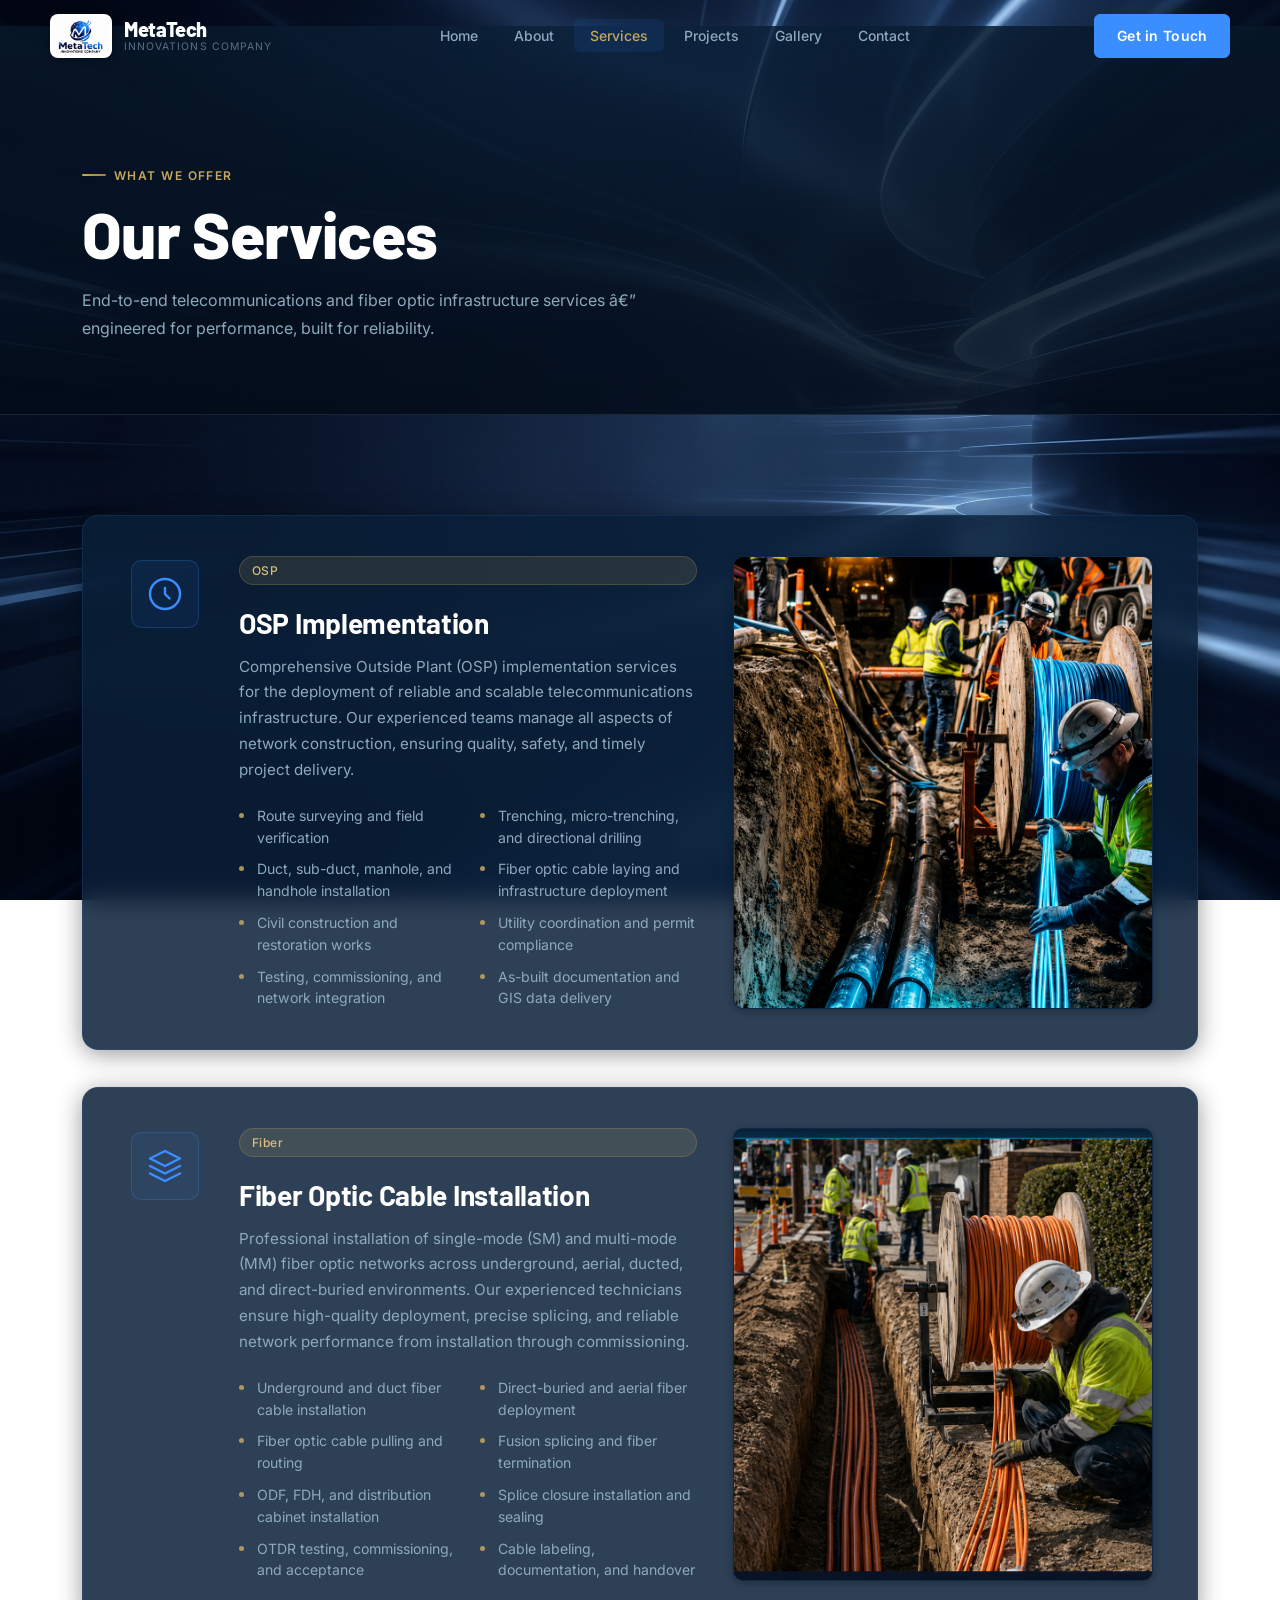
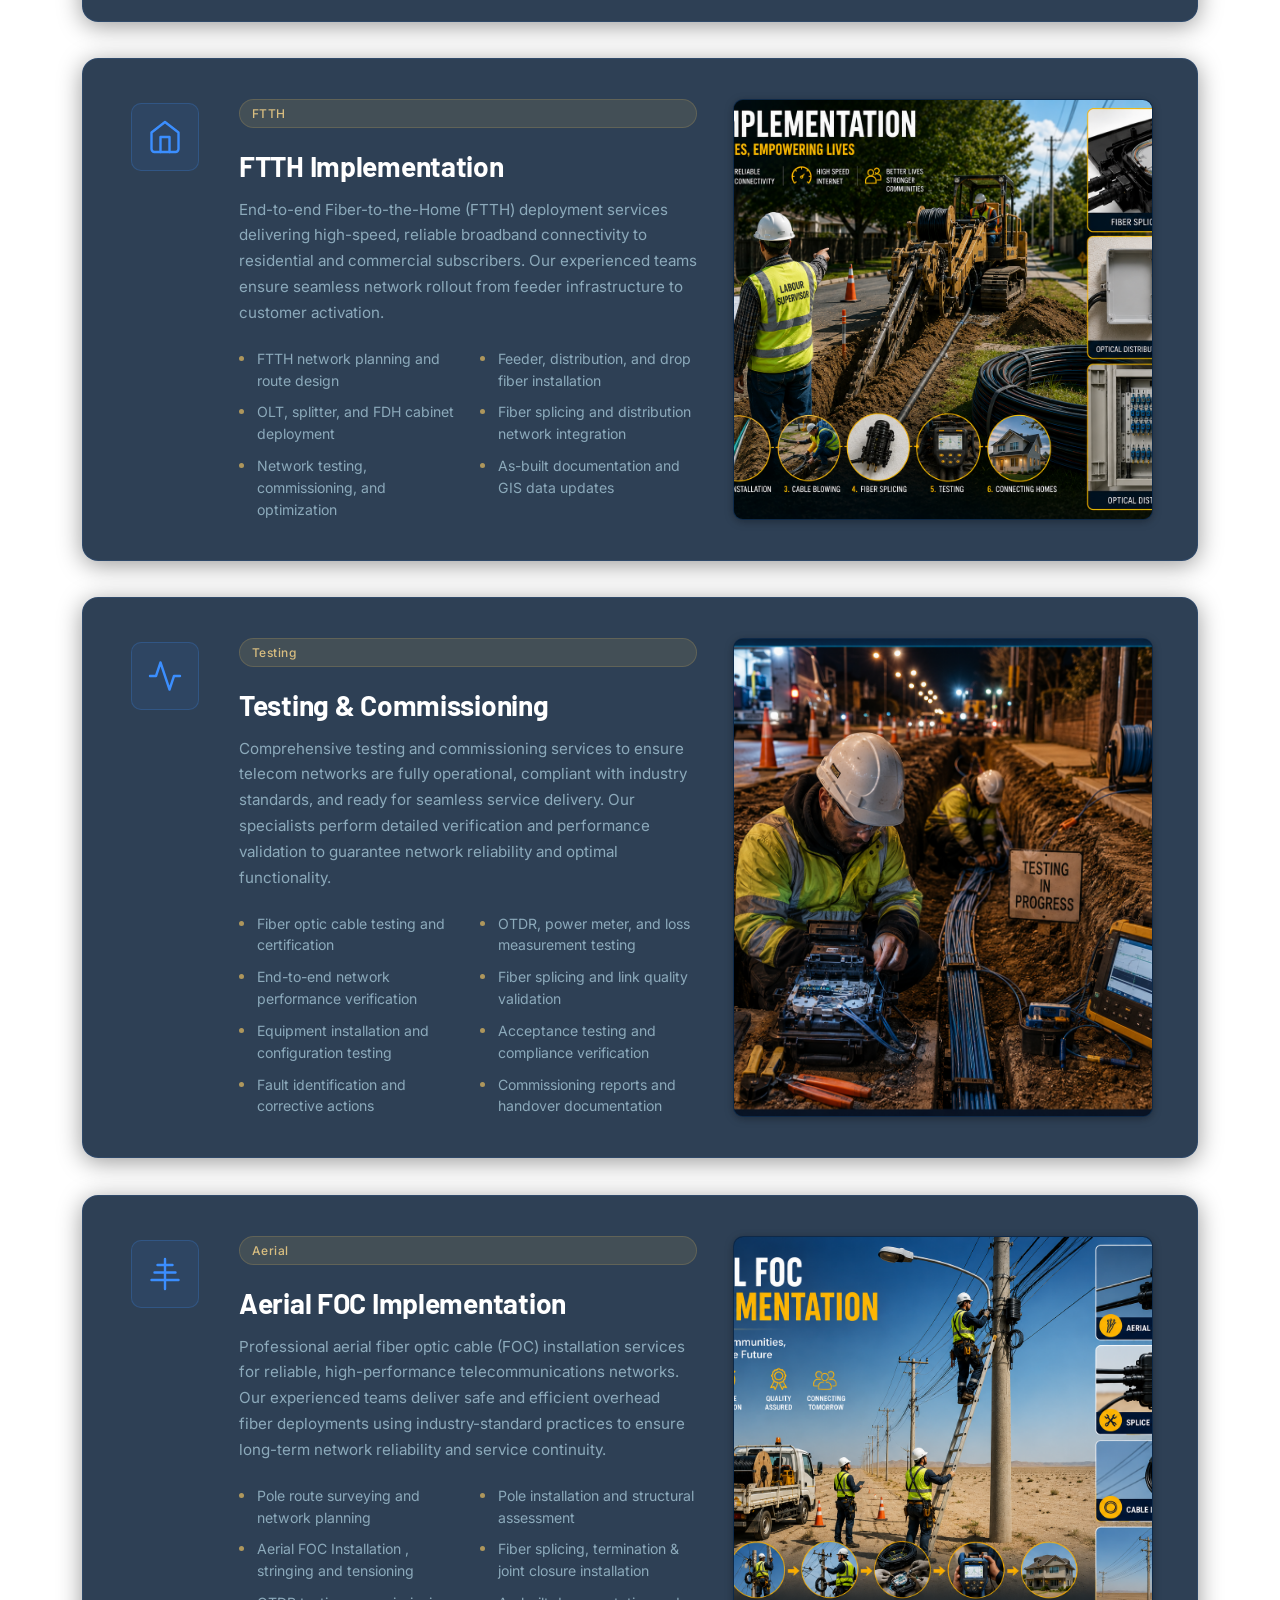
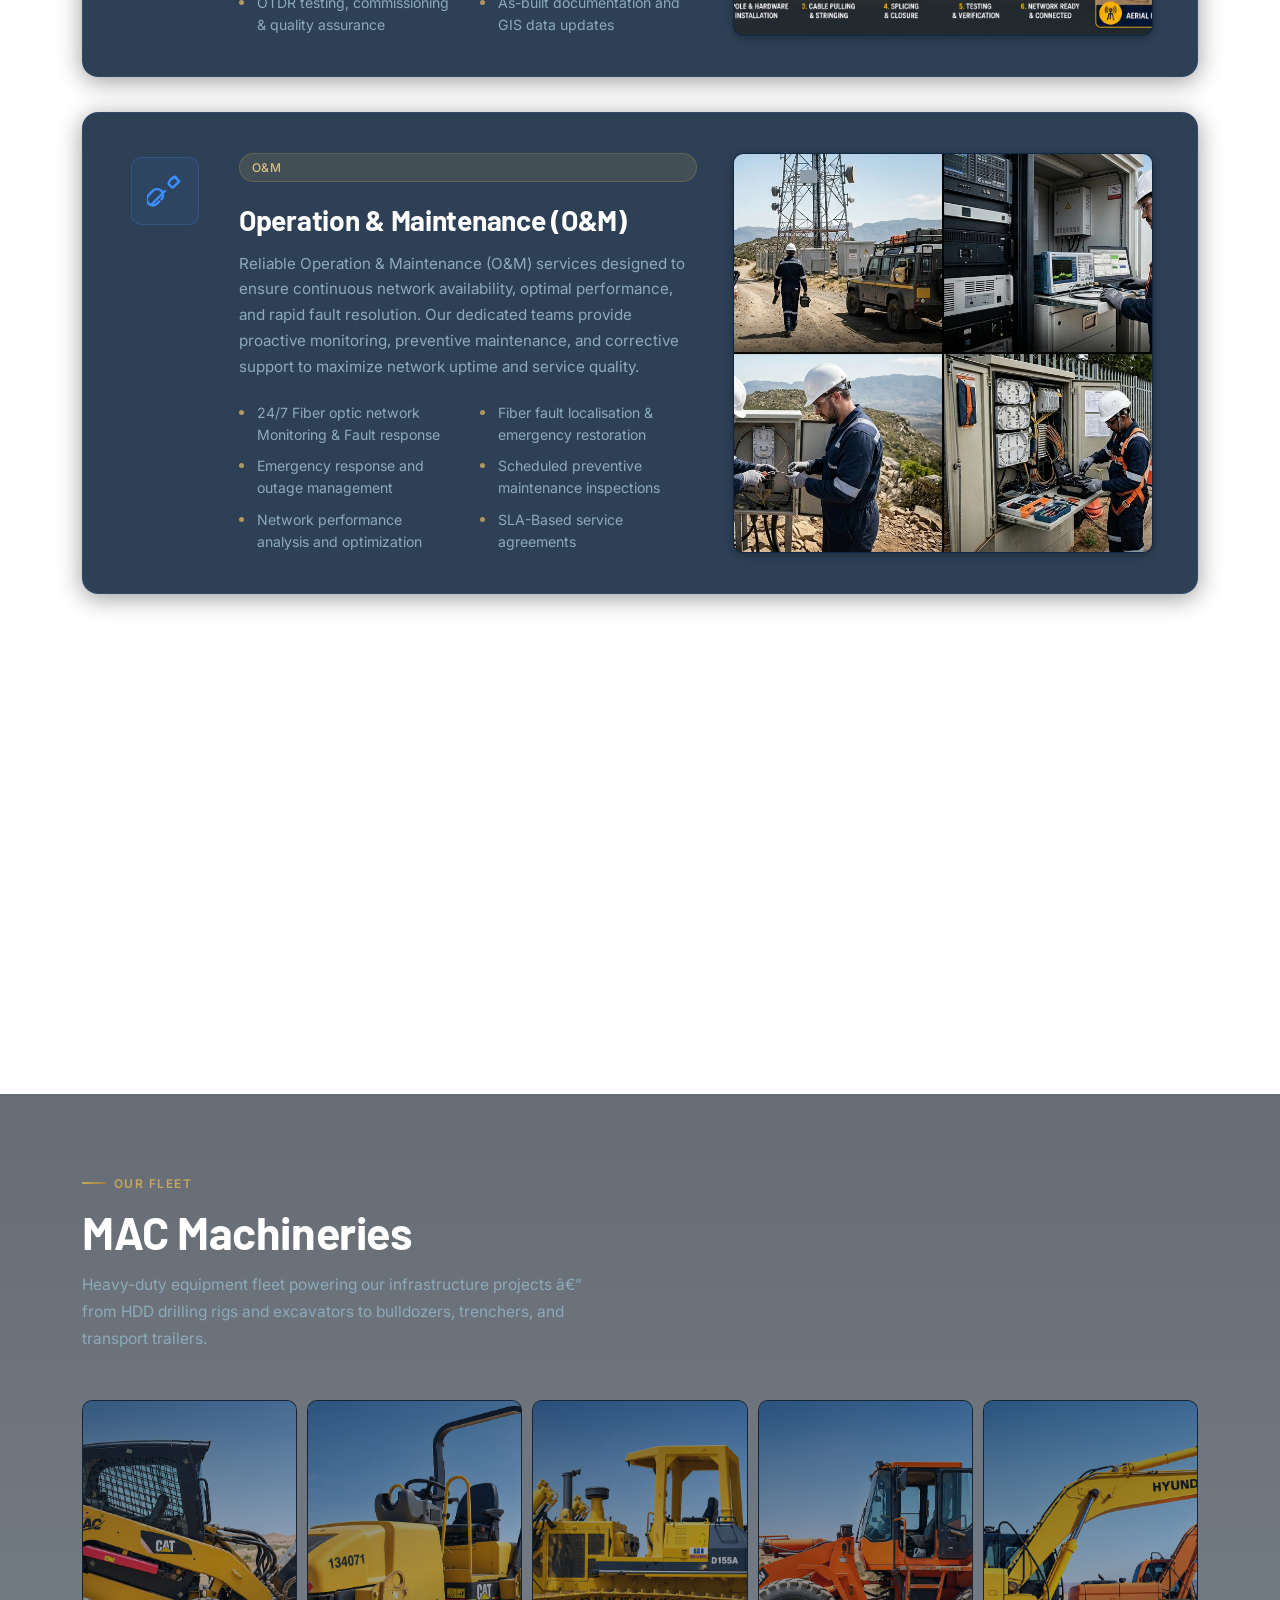
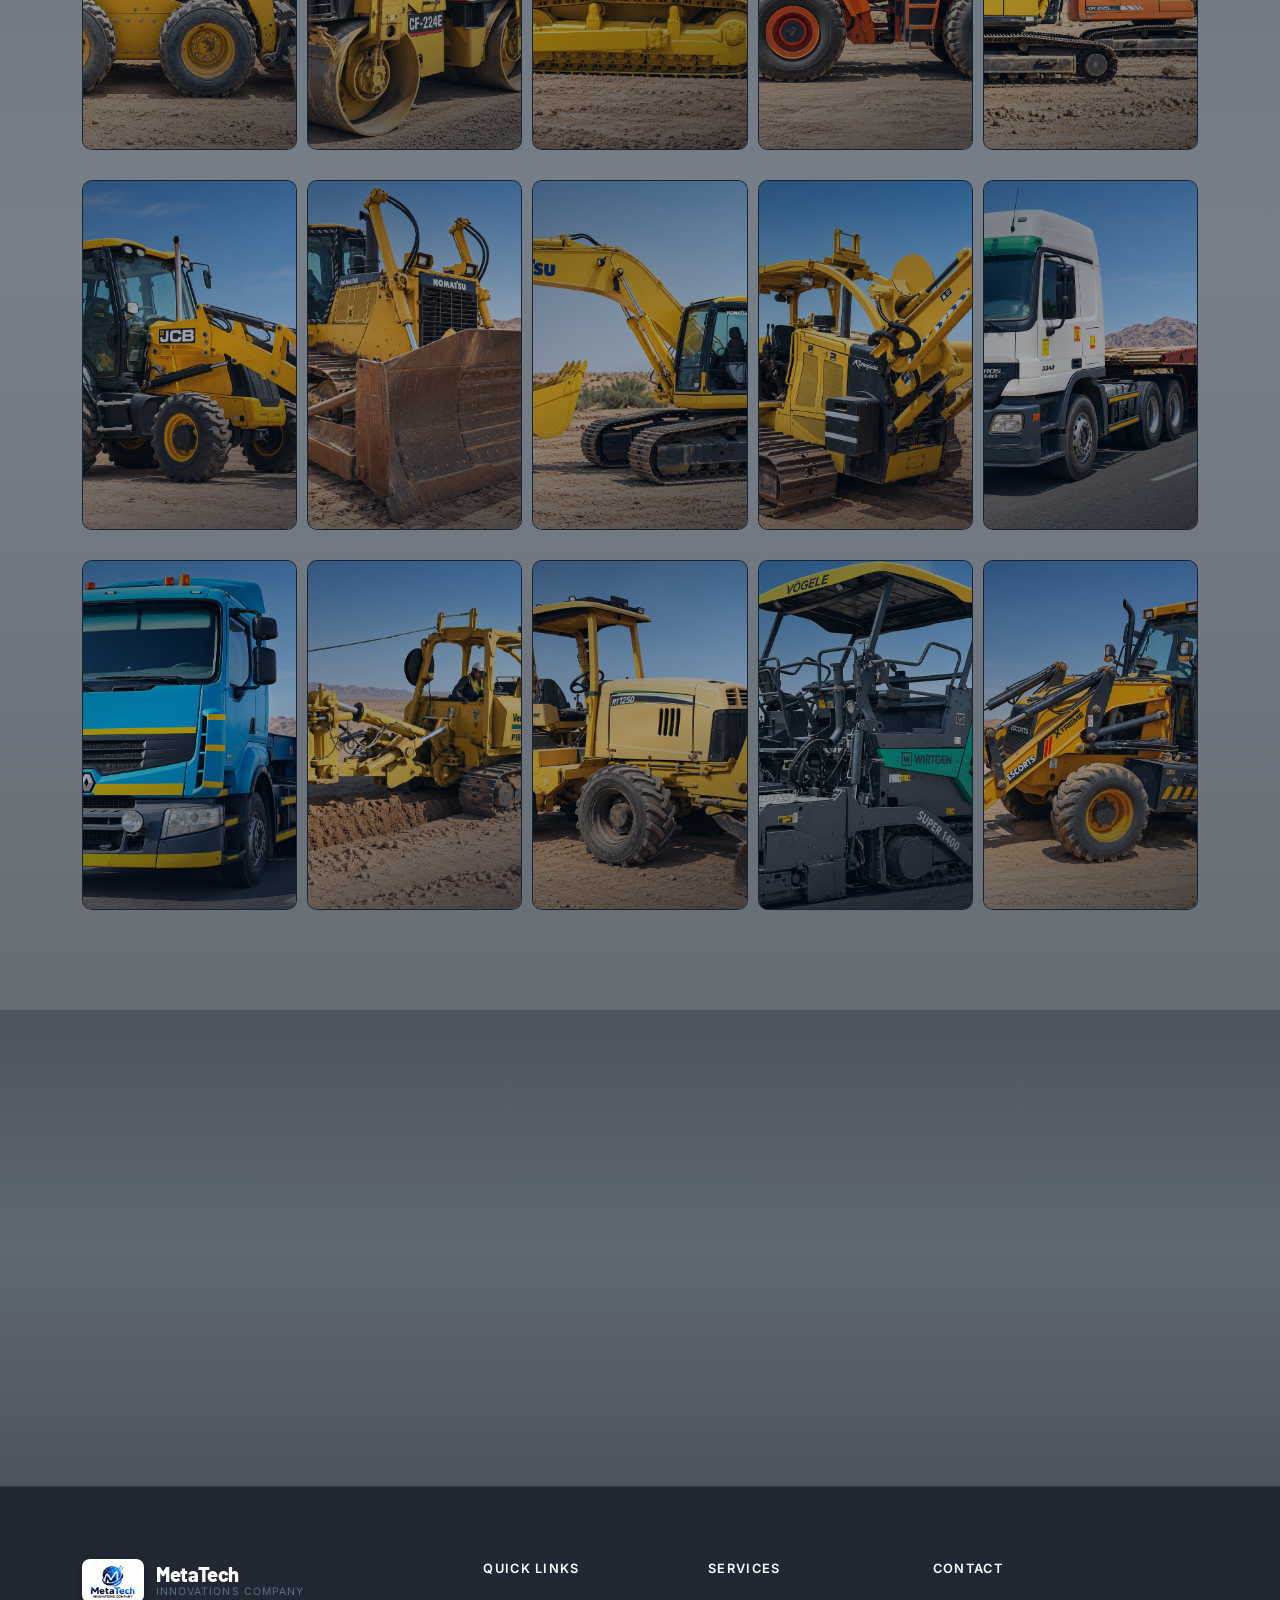
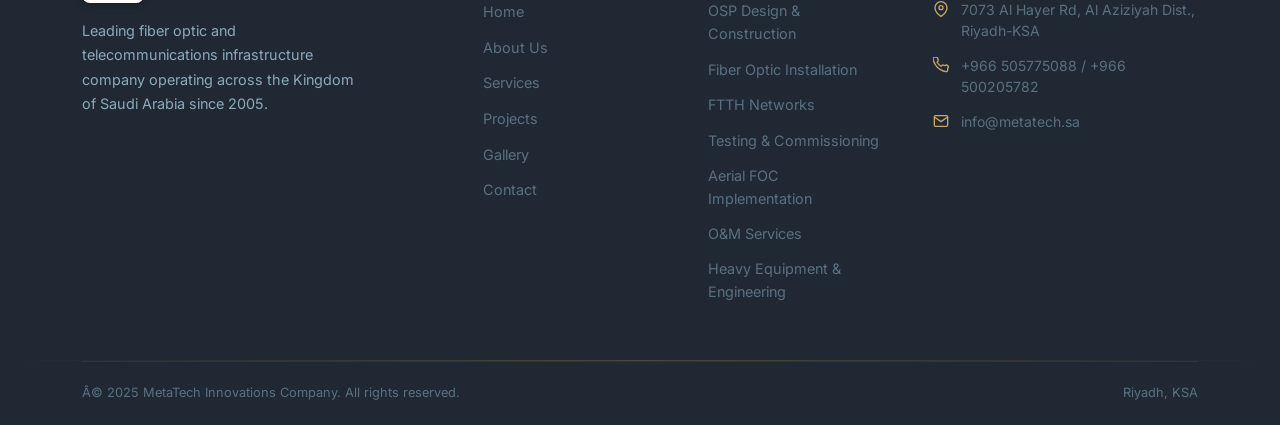
<file: services.html>
﻿﻿<!DOCTYPE html>
<html lang="en">
<head>
  <meta charset="UTF-8" />
  <meta name="viewport" content="width=device-width, initial-scale=1.0" />
  <title>Services â€” MetaTech Innovations Company</title>
  <meta name="description" content="MetaTech offers fiber optic installation, OSP design, FTTH networks, testing &amp; commissioning, O&amp;M, and heavy equipment engineering services across Saudi Arabia." />
  <link rel="icon" type="image/jpeg" href="logo.jpeg" />
  <link rel="stylesheet" href="css/style.css?v=3" />
  <link rel="stylesheet" href="css/services.css?v=2" />
</head>
<body>

  <!-- Nav -->
  <nav class="nav" id="navbar">
    <div class="nav-inner">
      <a href="index.html" class="nav-logo">
        <img src="logo.jpeg" alt="MetaTech Logo" class="nav-logo-img" />
        <div class="nav-logo-text"><span class="brand">MetaTech</span><span class="tagline">Innovations Company</span></div>
      </a>
      <ul class="nav-links">
        <li><a href="index.html" class="nav-link">Home</a></li>
        <li><a href="about.html" class="nav-link">About</a></li>
        <li><a href="services.html" class="nav-link active">Services</a></li>
        <li><a href="projects.html" class="nav-link">Projects</a></li>
        <li><a href="gallery.html" class="nav-link">Gallery</a></li>
        <li><a href="contact.html" class="nav-link">Contact</a></li>
      </ul>
      <a href="contact.html" class="btn btn-primary nav-cta">Get in Touch</a>
      <button class="nav-hamburger" id="menuBtn"><span></span><span></span><span></span></button>
    </div>
  </nav>

  <!-- Page Header -->
  <header class="page-header">
    <div class="container">
      <span class="section-label page-header-label">What We Offer</span>
      <h1>Our Services</h1>
      <p>End-to-end telecommunications and fiber optic infrastructure services â€” engineered for performance, built for reliability.</p>
    </div>
  </header>

  <!-- Services Content -->
  <section class="section-gap">
    <div class="container">

      <!-- OSP Design -->
      <div class="service-section fade-in" id="osp">
        <div class="service-section-grid">
          <div class="service-section-icon-col">
            <div class="service-big-icon">
              <svg width="36" height="36" viewBox="0 0 24 24" fill="none" stroke="var(--accent)" stroke-width="1.6" stroke-linecap="round" stroke-linejoin="round"><circle cx="12" cy="12" r="10"/><path d="M12 8v4l3 3"/></svg>
            </div>
            <div class="service-num">01</div>
          </div>
          <div class="service-section-body">
            <span class="tag" style="margin-bottom:16px;">OSP</span>
            <h2 class="service-title">OSP Implementation</h2>
            <p class="service-desc">Comprehensive Outside Plant (OSP) implementation services for the deployment of reliable and scalable telecommunications infrastructure. Our experienced teams manage all aspects of network construction, ensuring quality, safety, and timely project delivery.</p>
            <ul class="service-bullets">
              <li>Route surveying and field verification</li>
              <li>Trenching, micro-trenching, and directional drilling</li>
              <li>Duct, sub-duct, manhole, and handhole installation</li>
              <li>Fiber optic cable laying and infrastructure deployment</li>
              <li>Civil construction and restoration works</li>
              <li>Utility coordination and permit compliance</li>
              <li>Testing, commissioning, and network integration</li>
              <li>As-built documentation and GIS data delivery</li>
            </ul>
          </div>
          <div class="service-media">
            <img src="osp implementation.png" alt="OSP Implementation" class="service-img" />
          </div>
        </div>
      </div>

      <!-- Fiber Optic Install -->
      <div class="service-section fade-in" id="fiber">
        <div class="service-section-grid">
          <div class="service-section-icon-col">
            <div class="service-big-icon">
              <svg width="36" height="36" viewBox="0 0 24 24" fill="none" stroke="var(--accent)" stroke-width="1.6" stroke-linecap="round" stroke-linejoin="round"><path d="M12 2L2 7l10 5 10-5-10-5z"/><path d="M2 17l10 5 10-5"/><path d="M2 12l10 5 10-5"/></svg>
            </div>
            <div class="service-num">02</div>
          </div>
          <div class="service-section-body">
            <span class="tag" style="margin-bottom:16px;">Fiber</span>
            <h2 class="service-title">Fiber Optic Cable Installation</h2>
            <p class="service-desc">Professional installation of single-mode (SM) and multi-mode (MM) fiber optic networks across underground, aerial, ducted, and direct-buried environments. Our experienced technicians ensure high-quality deployment, precise splicing, and reliable network performance from installation through commissioning.</p>
            <ul class="service-bullets">
              <li>Underground and duct fiber cable installation</li>
              <li>Direct-buried and aerial fiber deployment</li>
              <li>Fiber optic cable pulling and routing</li>
              <li>Fusion splicing and fiber termination</li>
              <li>ODF, FDH, and distribution cabinet installation</li>
              <li>Splice closure installation and sealing</li>
              <li>OTDR testing, commissioning, and acceptance</li>
              <li>Cable labeling, documentation, and handover</li>
            </ul>
          </div>
          <div class="service-media">
            <img src="foc installation.png" alt="Fiber Optic Cable Installation" class="service-img" />
          </div>
        </div>
      </div>

      <!-- FTTH -->
      <div class="service-section fade-in" id="ftth">
        <div class="service-section-grid">
          <div class="service-section-icon-col">
            <div class="service-big-icon">
              <svg width="36" height="36" viewBox="0 0 24 24" fill="none" stroke="var(--accent)" stroke-width="1.6" stroke-linecap="round" stroke-linejoin="round"><path d="M3 9l9-7 9 7v11a2 2 0 01-2 2H5a2 2 0 01-2-2z"/><polyline points="9 22 9 12 15 12 15 22"/></svg>
            </div>
            <div class="service-num">03</div>
          </div>
          <div class="service-section-body">
            <span class="tag" style="margin-bottom:16px;">FTTH</span>
            <h2 class="service-title">FTTH Implementation</h2>
            <p class="service-desc">End-to-end Fiber-to-the-Home (FTTH) deployment services delivering high-speed, reliable broadband connectivity to residential and commercial subscribers. Our experienced teams ensure seamless network rollout from feeder infrastructure to customer activation.</p>
            <ul class="service-bullets">
              <li>FTTH network planning and route design</li>
              <li>Feeder, distribution, and drop fiber installation</li>
              <li>OLT, splitter, and FDH cabinet deployment</li>
              <li>Fiber splicing and distribution network integration</li>
              <li>Network testing, commissioning, and optimization</li>
              <li>As-built documentation and GIS data updates</li>
            </ul>
          </div>
          <div class="service-media">
            <img src="FTTH imp.png" alt="FTTH Implementation" class="service-img" />
          </div>
        </div>
      </div>

      <!-- Testing -->
      <div class="service-section fade-in" id="testing">
        <div class="service-section-grid">
          <div class="service-section-icon-col">
            <div class="service-big-icon">
              <svg width="36" height="36" viewBox="0 0 24 24" fill="none" stroke="var(--accent)" stroke-width="1.6" stroke-linecap="round" stroke-linejoin="round"><polyline points="22 12 18 12 15 21 9 3 6 12 2 12"/></svg>
            </div>
            <div class="service-num">04</div>
          </div>
          <div class="service-section-body">
            <span class="tag" style="margin-bottom:16px;">Testing</span>
            <h2 class="service-title">Testing &amp; Commissioning</h2>
            <p class="service-desc">Comprehensive testing and commissioning services to ensure telecom networks are fully operational, compliant with industry standards, and ready for seamless service delivery. Our specialists perform detailed verification and performance validation to guarantee network reliability and optimal functionality.</p>
            <ul class="service-bullets">
              <li>Fiber optic cable testing and certification</li>
              <li>OTDR, power meter, and loss measurement testing</li>
              <li>End-to-end network performance verification</li>
              <li>Fiber splicing and link quality validation</li>
              <li>Equipment installation and configuration testing</li>
              <li>Acceptance testing and compliance verification</li>
              <li>Fault identification and corrective actions</li>
              <li>Commissioning reports and handover documentation</li>
            </ul>
          </div>
          <div class="service-media">
            <img src="testing & Comm.png" alt="Testing & Commissioning" class="service-img" />
          </div>
        </div>
      </div>

      <!-- Aerial FOC -->
      <div class="service-section fade-in" id="aerial">
        <div class="service-section-grid">
          <div class="service-section-icon-col">
            <div class="service-big-icon">
              <svg width="36" height="36" viewBox="0 0 24 24" fill="none" stroke="var(--accent)" stroke-width="1.6" stroke-linecap="round" stroke-linejoin="round"><path d="M12 2v20M17 6H7M19 11H5M21 16H3"/></svg>
            </div>
            <div class="service-num">05</div>
          </div>
          <div class="service-section-body">
            <span class="tag" style="margin-bottom:16px;">Aerial</span>
            <h2 class="service-title">Aerial FOC Implementation</h2>
            <p class="service-desc">Professional aerial fiber optic cable (FOC) installation services for reliable, high-performance telecommunications networks. Our experienced teams deliver safe and efficient overhead fiber deployments using industry-standard practices to ensure long-term network reliability and service continuity.</p>
            <ul class="service-bullets">
              <li>Pole route surveying and network planning</li>
              <li>Pole installation and structural assessment</li>
              <li>Aerial FOC Installation , stringing and tensioning</li>
              <li>Fiber splicing, termination &amp; joint closure installation</li>
              <li>OTDR testing, commissioning &amp; quality assurance</li>
              <li>As-built documentation and GIS data updates</li>
            </ul>
          </div>
          <div class="service-media">
            <img src="Aerial.png" alt="Aerial FOC Implementation" class="service-img" />
          </div>
        </div>
      </div>

      <!-- O&M -->
      <div class="service-section fade-in" id="om">
        <div class="service-section-grid">
          <div class="service-section-icon-col">
            <div class="service-big-icon">
              <svg width="36" height="36" viewBox="0 0 24 24" fill="none" stroke="var(--accent)" stroke-width="1.6" stroke-linecap="round" stroke-linejoin="round"><path d="M14.7 6.3a1 1 0 000 1.4l1.6 1.6a1 1 0 001.4 0l3.77-3.77A6 6 0 0119 2.5 6 6 0 0014.7 6.3z"/><path d="M9.68 17.44a4 4 0 00-5.65-5.65l-3 3a4 4 0 005.66 5.66l1.5-1.5M3 21l9-9"/></svg>
            </div>
            <div class="service-num">06</div>
          </div>
          <div class="service-section-body">
            <span class="tag" style="margin-bottom:16px;">O&amp;M</span>
            <h2 class="service-title">Operation &amp; Maintenance (O&amp;M)</h2>
            <p class="service-desc">Reliable Operation &amp; Maintenance (O&amp;M) services designed to ensure continuous network availability, optimal performance, and rapid fault resolution. Our dedicated teams provide proactive monitoring, preventive maintenance, and corrective support to maximize network uptime and service quality.</p>
            <ul class="service-bullets">
              <li>24/7 Fiber optic network Monitoring &amp; Fault response</li>
              <li>Fiber fault localisation &amp; emergency restoration</li>
              <li>Emergency response and outage management</li>
              <li>Scheduled preventive maintenance inspections</li>
              <li>Network performance analysis and optimization</li>
              <li>SLA-Based service agreements</li>
            </ul>
          </div>
          <div class="service-media">
            <img src="o&M.png" alt="Operation & Maintenance" class="service-img" />
          </div>
        </div>
      </div>

      <!-- Heavy Equipment & Engineering -->
      <div class="service-section fade-in" id="equipment">
        <div class="service-section-grid">
          <div class="service-section-icon-col">
            <div class="service-big-icon">
              <svg width="36" height="36" viewBox="0 0 24 24" fill="none" stroke="var(--accent)" stroke-width="1.6" stroke-linecap="round" stroke-linejoin="round"><path d="M14.7 6.3a1 1 0 000 1.4l1.6 1.6a1 1 0 001.4 0l3.77-3.77A6 6 0 0119 2.5 6 6 0 0014.7 6.3z"/><path d="M3 21h18M5 21V7l7-4 7 4v14"/></svg>
            </div>
            <div class="service-num">07</div>
          </div>
          <div class="service-section-body">
            <span class="tag" style="margin-bottom:16px;">Equipment</span>
            <h2 class="service-title">Heavy Equipment &amp; Engineering</h2>
            <p class="service-desc">Fleet of modern machinery for large-scale infrastructure projects, including excavators, trenchers, and directional drilling machines.</p>
            <ul class="service-bullets">
              <li>HDD Drilling</li>
              <li>Trenching Machines</li>
              <li>Civil Excavation</li>
              <li>Equipment Rental</li>
            </ul>
          </div>
          <div class="service-media">
            <img src="h&e.png" alt="Heavy Equipment & Engineering" class="service-img" />
          </div>
        </div>
      </div>

    </div>
  </section>

  <!-- MAC Machineries â€” Cinematic Equipment Gallery -->
  <section class="mac-gallery-section" id="mac-machineries">
    <div class="container">

      <div class="mac-gallery-header fade-in">
        <span class="section-label">Our Fleet</span>
        <h2 class="section-title">MAC Machineries</h2>
        <p>Heavy-duty equipment fleet powering our infrastructure projects â€” from HDD drilling rigs and excavators to bulldozers, trenchers, and transport trailers.</p>
      </div>

      <div class="mac-gallery-grid">

        <!-- Row 1 â€” Images 01â€“05 -->
        <div class="mac-gallery-row">

          <div class="mac-gallery-card">
            <img src="MAC MACHINERIES/CAT 246 C.png" alt="CAT 246 C Skid Steer Loader" class="mac-gallery-img" loading="lazy" />
            <div class="mac-gallery-overlay"></div>
            <span class="mac-gallery-num">01</span>
            <div class="mac-gallery-label">
              <span class="mac-gallery-label-text">CAT 246 C</span>
            </div>
          </div>

          <div class="mac-gallery-card">
            <img src="MAC MACHINERIES/CAT CF 224E.png" alt="CAT CF 224E" class="mac-gallery-img" loading="lazy" />
            <div class="mac-gallery-overlay"></div>
            <span class="mac-gallery-num">02</span>
            <div class="mac-gallery-label">
              <span class="mac-gallery-label-text">CAT CF 224E</span>
            </div>
          </div>

          <div class="mac-gallery-card">
            <img src="MAC MACHINERIES/D 155A_Bulldozer.png" alt="D155A Bulldozer" class="mac-gallery-img" loading="lazy" />
            <div class="mac-gallery-overlay"></div>
            <span class="mac-gallery-num">03</span>
            <div class="mac-gallery-label">
              <span class="mac-gallery-label-text">D155A Bulldozer</span>
            </div>
          </div>

          <div class="mac-gallery-card">
            <img src="MAC MACHINERIES/DOOSAN 503 gold.png" alt="Doosan 503" class="mac-gallery-img" loading="lazy" />
            <div class="mac-gallery-overlay"></div>
            <span class="mac-gallery-num">04</span>
            <div class="mac-gallery-label">
              <span class="mac-gallery-label-text">Doosan 503</span>
            </div>
          </div>

          <div class="mac-gallery-card">
            <img src="MAC MACHINERIES/HYUNDAI 210LC.png" alt="Hyundai 210LC Excavator" class="mac-gallery-img" loading="lazy" />
            <div class="mac-gallery-overlay"></div>
            <span class="mac-gallery-num">05</span>
            <div class="mac-gallery-label">
              <span class="mac-gallery-label-text">Hyundai 210LC</span>
            </div>
          </div>

        </div><!-- /row 1 -->

        <!-- Row 2 â€” Images 06â€“10 -->
        <div class="mac-gallery-row">

          <div class="mac-gallery-card">
            <img src="MAC MACHINERIES/JCB.png" alt="JCB Backhoe Loader" class="mac-gallery-img" loading="lazy" />
            <div class="mac-gallery-overlay"></div>
            <span class="mac-gallery-num">06</span>
            <div class="mac-gallery-label">
              <span class="mac-gallery-label-text">JCB Backhoe</span>
            </div>
          </div>

          <div class="mac-gallery-card">
            <img src="MAC MACHINERIES/KOMATSU D-85EX.png" alt="Komatsu D-85EX Bulldozer" class="mac-gallery-img" loading="lazy" />
            <div class="mac-gallery-overlay"></div>
            <span class="mac-gallery-num">07</span>
            <div class="mac-gallery-label">
              <span class="mac-gallery-label-text">Komatsu D-85EX</span>
            </div>
          </div>

          <div class="mac-gallery-card">
            <img src="MAC MACHINERIES/KOMATSU PC 200.png" alt="Komatsu PC 200 Excavator" class="mac-gallery-img" loading="lazy" />
            <div class="mac-gallery-overlay"></div>
            <span class="mac-gallery-num">08</span>
            <div class="mac-gallery-label">
              <span class="mac-gallery-label-text">Komatsu PC 200</span>
            </div>
          </div>

          <div class="mac-gallery-card">
            <img src="MAC MACHINERIES/P-185 Renegade.png" alt="P-185 Renegade Compressor" class="mac-gallery-img" loading="lazy" />
            <div class="mac-gallery-overlay"></div>
            <span class="mac-gallery-num">09</span>
            <div class="mac-gallery-label">
              <span class="mac-gallery-label-text">P-185 Renegade</span>
            </div>
          </div>

          <div class="mac-gallery-card">
            <img src="MAC MACHINERIES/Trailer-Benz.png" alt="Mercedes-Benz Trailer" class="mac-gallery-img" loading="lazy" />
            <div class="mac-gallery-overlay"></div>
            <span class="mac-gallery-num">10</span>
            <div class="mac-gallery-label">
              <span class="mac-gallery-label-text">Trailer â€” Benz</span>
            </div>
          </div>

        </div><!-- /row 2 -->

        <!-- Row 3 â€” Images 11â€“15 -->
        <div class="mac-gallery-row">

          <div class="mac-gallery-card">
            <img src="MAC MACHINERIES/Trailer-Renault.png" alt="Renault Trailer" class="mac-gallery-img" loading="lazy" />
            <div class="mac-gallery-overlay"></div>
            <span class="mac-gallery-num">11</span>
            <div class="mac-gallery-label">
              <span class="mac-gallery-label-text">Trailer â€” Renault</span>
            </div>
          </div>

          <div class="mac-gallery-card">
            <img src="MAC MACHINERIES/VERMEER P-185.png" alt="Vermeer P-185 HDD Drill" class="mac-gallery-img" loading="lazy" />
            <div class="mac-gallery-overlay"></div>
            <span class="mac-gallery-num">12</span>
            <div class="mac-gallery-label">
              <span class="mac-gallery-label-text">Vermeer P-185</span>
            </div>
          </div>

          <div class="mac-gallery-card">
            <img src="MAC MACHINERIES/VERMEER RT1250.png" alt="Vermeer RT1250 Trencher" class="mac-gallery-img" loading="lazy" />
            <div class="mac-gallery-overlay"></div>
            <span class="mac-gallery-num">13</span>
            <div class="mac-gallery-label">
              <span class="mac-gallery-label-text">Vermeer RT1250</span>
            </div>
          </div>

          <div class="mac-gallery-card">
            <img src="MAC MACHINERIES/VOGELE SUPER 1400.1.png" alt="Vogele Super 1400 Paver" class="mac-gallery-img" loading="lazy" />
            <div class="mac-gallery-overlay"></div>
            <span class="mac-gallery-num">14</span>
            <div class="mac-gallery-label">
              <span class="mac-gallery-label-text">Vogele Super 1400</span>
            </div>
          </div>

          <div class="mac-gallery-card">
            <img src="MAC MACHINERIES/XTREME-ESCORTS.png" alt="Xtreme Escorts Machine" class="mac-gallery-img" loading="lazy" />
            <div class="mac-gallery-overlay"></div>
            <span class="mac-gallery-num">15</span>
            <div class="mac-gallery-label">
              <span class="mac-gallery-label-text">Xtreme Escorts</span>
            </div>
          </div>

        </div><!-- /row 3 -->

      </div><!-- /mac-gallery-grid -->
    </div><!-- /container -->
  </section>
  <!-- /MAC Machineries Gallery -->

  <!-- CTA -->
  <section class="cta-section">
    <div class="container">
      <div class="cta-inner fade-in">
        <div class="cta-glow"></div>
        <span class="section-label" style="justify-content:center;">Start a Project</span>
        <h2 class="section-title">Need a Custom Solution?</h2>
        <p style="margin-bottom:36px;max-width:480px;margin-left:auto;margin-right:auto;text-align:center;">Every deployment is unique. Contact our engineering team to discuss your specific requirements and receive a detailed proposal.</p>
        <a href="contact.html" class="btn btn-primary">Request a Proposal</a>
      </div>
    </div>
  </section>

  <!-- Footer -->
  <footer class="footer">
    <div class="container">
      <div class="footer-grid">
        <div class="footer-brand">
          <a href="index.html" class="nav-logo">
            <img src="logo.jpeg" alt="MetaTech Logo" class="nav-logo-img" />
            <div class="nav-logo-text"><span class="brand">MetaTech</span><span class="tagline">Innovations Company</span></div>
          </a>
          <p>Leading fiber optic and telecommunications infrastructure company operating across the Kingdom of Saudi Arabia since 2005.</p>
        </div>
        <div>
          <div class="footer-col-title">Quick Links</div>
          <ul class="footer-links">
            <li><a href="index.html">Home</a></li>
            <li><a href="about.html">About Us</a></li>
            <li><a href="services.html">Services</a></li>
            <li><a href="projects.html">Projects</a></li>
            <li><a href="gallery.html">Gallery</a></li>
            <li><a href="contact.html">Contact</a></li>
          </ul>
        </div>
        <div>
          <div class="footer-col-title">Services</div>
          <ul class="footer-links">
            <li><a href="#osp">OSP Design & Construction</a></li>
            <li><a href="#fiber">Fiber Optic Installation</a></li>
            <li><a href="#ftth">FTTH Networks</a></li>
            <li><a href="#testing">Testing & Commissioning</a></li>
            <li><a href="#aerial">Aerial FOC Implementation</a></li>
            <li><a href="#om">O&amp;M Services</a></li>
            <li><a href="#equipment">Heavy Equipment &amp; Engineering</a></li>
          </ul>
        </div>
        <div>
          <div class="footer-col-title">Contact</div>
          <div class="footer-contact-item">
            <svg width="16" height="16" viewBox="0 0 24 24" fill="none" stroke="currentColor" stroke-width="2" stroke-linecap="round" stroke-linejoin="round"><path d="M21 10c0 7-9 13-9 13s-9-6-9-13a9 9 0 0118 0z"/><circle cx="12" cy="10" r="3"/></svg>
            <span>7073 Al Hayer Rd, Al Aziziyah Dist., Riyadh-KSA</span>
          </div>
          <div class="footer-contact-item">
            <svg width="16" height="16" viewBox="0 0 24 24" fill="none" stroke="currentColor" stroke-width="2" stroke-linecap="round" stroke-linejoin="round"><path d="M22 16.92v3a2 2 0 01-2.18 2 19.79 19.79 0 01-8.63-3.07A19.5 19.5 0 013.07 10.8a19.79 19.79 0 01-3.07-8.67A2 2 0 012 0h3a2 2 0 012 1.72c.127.96.361 1.903.7 2.81a2 2 0 01-.45 2.11L6.09 7.91a16 16 0 006 6l1.27-1.27a2 2 0 012.11-.45c.907.339 1.85.573 2.81.7A2 2 0 0122 16.92z"/></svg>
            <span>+966 505775088 / +966 500205782</span>
          </div>
          <div class="footer-contact-item">
            <svg width="16" height="16" viewBox="0 0 24 24" fill="none" stroke="currentColor" stroke-width="2" stroke-linecap="round" stroke-linejoin="round"><path d="M4 4h16c1.1 0 2 .9 2 2v12c0 1.1-.9 2-2 2H4c-1.1 0-2-.9-2-2V6c0-1.1.9-2 2-2z"/><polyline points="22,6 12,13 2,6"/></svg>
            <span>info@metatech.sa</span>
          </div>
        </div>
      </div>
    </div>
    <div class="divider"></div>
    <div class="container">
      <div class="footer-bottom">
        <p>Â© 2025 MetaTech Innovations Company. All rights reserved.</p>
        <p>Riyadh, KSA</p>
      </div>
    </div>
  </footer>

  <script src="js/main.js"></script>
</body>
</html>
</file>
<file: css/style.css>
/* ========================================
   METATECH – Global Design System
   Dark Navy + Electric Blue Corporate Theme
   ======================================== */

@import url('https://fonts.googleapis.com/css2?family=Inter:wght@300;400;500;600;700;800&family=Barlow:wght@400;500;600;700;800&display=swap');

/* ── CSS Custom Properties ── */
:root {
  --navy-950:   #020b18;
  --navy-900:   #071728;
  --navy-800:   #0a1f38;
  --navy-700:   #0d2848;
  --navy-600:   #113358;
  --navy-500:   #164068;
  --blue-500:   #2a7fff;
  --blue-400:   #4d9fff;
  --blue-300:   #7ab8ff;
  --blue-200:   #a8d0ff;
  --accent:     #3b8eff;
  --accent-glow: rgba(59, 142, 255, 0.15);
  /* ── Gold Accent ── */
  --gold:        #C6A75E;
  --gold-light:  #d9be80;
  --gold-dim:    #9e7f3e;
  --gold-glow:   rgba(198, 167, 94, 0.14);
  --gold-border: rgba(198, 167, 94, 0.22);
  --white:      #ffffff;
  --gray-100:   #e8edf4;
  --gray-200:   #ccd5e0;
  --gray-400:   #8899aa;
  --gray-600:   #4a5a6d;
  --text-primary: #e8edf4;
  --text-secondary: #8caabb;
  --text-muted: #5a7080;
  --border: rgba(59, 142, 255, 0.15);
  --border-subtle: rgba(255,255,255,0.06);
  --card-bg: rgba(10, 31, 56, 0.85);
  --card-border: rgba(59, 142, 255, 0.12);
  --shadow-sm: 0 2px 8px rgba(0,0,0,0.3);
  --shadow-md: 0 4px 24px rgba(0,0,0,0.4);
  --shadow-lg: 0 8px 48px rgba(0,0,0,0.5);
  --radius-sm: 6px;
  --radius-md: 10px;
  --radius-lg: 16px;
  --transition: 450ms cubic-bezier(0.22, 1, 0.36, 1);
  --hover-scale-sm: 1.01;
  --hover-scale-md: 1.02;
  --hover-scale-lg: 1.03;
  --hover-glow-sm: 0 4px 20px rgba(42, 127, 255, 0.15);
  --hover-glow-md: 0 8px 32px rgba(42, 127, 255, 0.25);
  --hover-glow-lg: 0 12px 48px rgba(42, 127, 255, 0.35);
  --hover-border: rgba(42, 127, 255, 0.6);
  --hover-bg: rgba(15, 45, 80, 0.9);
  --font-heading: 'Barlow', 'Inter', sans-serif;
  --font-body: 'Inter', sans-serif;
  --section-gap: 100px;
}

/* ── Reset & Base ── */
*, *::before, *::after { box-sizing: border-box; margin: 0; padding: 0; }

html {
  scroll-behavior: smooth;
  font-size: 16px;
  /* Fixed background image – stays in place while content scrolls */
  background-image: url('../Create_a_sophisticated_luxury_tech_202605101133.jpeg');
  background-size: cover;
  -webkit-background-size: cover;
  background-position: center center;
  background-attachment: fixed;
  min-height: 100%;
  overflow-x: hidden;
}

body {
  font-family: var(--font-body);
  background: transparent;           /* let the html background show through */
  color: var(--text-primary);
  line-height: 1.6;
  -webkit-font-smoothing: antialiased;
  overflow-x: hidden;
  width: 100%;
  position: relative;
}

img { max-width: 100%; display: block; }
a { color: inherit; text-decoration: none; }
ul { list-style: none; }
button { font-family: var(--font-body); cursor: pointer; border: none; background: none; }

/* ── Typography ── */
h1, h2, h3, h4, h5 {
  font-family: var(--font-heading);
  font-weight: 700;
  line-height: 1.15;
  letter-spacing: -0.01em;
}
h1 { font-size: clamp(2.4rem, 5vw, 4rem); font-weight: 800; }
h2 { font-size: clamp(1.8rem, 3.5vw, 2.8rem); }
h3 { font-size: clamp(1.2rem, 2vw, 1.5rem); }
h4 { font-size: 1.1rem; }
p { color: var(--text-secondary); line-height: 1.75; }

/* ── Layout Utilities ── */
.container {
  max-width: 1180px;
  margin: 0 auto;
  padding: 0 32px;
}

.section-gap { padding: var(--section-gap) 0; }
.section-gap-sm { padding: 64px 0; }

.section-label {
  display: inline-flex;
  align-items: center;
  gap: 8px;
  font-size: 0.75rem;
  font-weight: 600;
  letter-spacing: 0.12em;
  text-transform: uppercase;
  color: var(--gold);
  margin-bottom: 16px;
}
.section-label::before {
  content: '';
  display: block;
  width: 24px;
  height: 2px;
  background: linear-gradient(to right, var(--gold), var(--gold-dim));
  border-radius: 2px;
}

.section-title {
  color: var(--white);
  margin-bottom: 16px;
}

.section-subtitle {
  font-size: 1.05rem;
  color: var(--text-secondary);
  max-width: 560px;
  margin-bottom: 48px;
}

/* ── Buttons ── */
.btn {
  display: inline-flex;
  align-items: center;
  gap: 8px;
  padding: 14px 32px;
  border-radius: var(--radius-sm);
  font-size: 0.9rem;
  font-weight: 600;
  letter-spacing: 0.02em;
  transition: all var(--transition);
  cursor: pointer;
  will-change: transform, box-shadow, border-color, background-color;
}

.btn-primary {
  background: var(--accent);
  color: var(--white);
  border: 1px solid var(--accent);
}
.btn-primary:hover {
  background: var(--blue-400);
  border-color: var(--hover-border);
  transform: translateY(-2px) scale(var(--hover-scale-md)) translateZ(0);
  box-shadow: var(--hover-glow-sm);
}

.btn-outline {
  background: transparent;
  color: var(--text-primary);
  border: 1px solid var(--border-subtle);
}
.btn-outline:hover {
  border-color: var(--hover-border);
  color: var(--white);
  background: rgba(42, 127, 255, 0.1);
  transform: translateY(-2px) scale(var(--hover-scale-md)) translateZ(0);
  box-shadow: var(--hover-glow-sm);
}

/* Gold accent button */
.btn-gold {
  background: transparent;
  color: var(--gold);
  border: 1px solid var(--gold-border);
}
.btn-gold:hover {
  background: rgba(42, 127, 255, 0.1);
  border-color: var(--hover-border);
  color: var(--white);
  transform: translateY(-2px) scale(var(--hover-scale-md)) translateZ(0);
  box-shadow: var(--hover-glow-sm);
}

/* ── Navigation ── */
.nav {
  position: fixed;
  top: 0;
  left: 0;
  right: 0;
  z-index: 1000;
  padding: 0 32px;
  transition: background var(--transition), box-shadow var(--transition);
}

.nav.scrolled {
  background: rgba(2, 11, 24, 0.95);
  backdrop-filter: blur(16px);
  -webkit-backdrop-filter: blur(16px);
  box-shadow: 0 1px 0 var(--border-subtle);
}

.nav-inner {
  max-width: 1180px;
  margin: 0 auto;
  display: flex;
  align-items: center;
  justify-content: space-between;
  height: 72px;
}

.nav-logo {
  display: flex;
  align-items: center;
  gap: 12px;
}

.nav-logo-icon {
  width: 38px;
  height: 38px;
  background: var(--accent);
  border-radius: var(--radius-sm);
  display: flex;
  align-items: center;
  justify-content: center;
}

.nav-logo-img {
  height: 44px;
  width: auto;
  border-radius: 8px;
  object-fit: contain;
  background: #ffffff;
  padding: 3px;
  box-shadow: 0 2px 8px rgba(0, 0, 0, 0.25);
  transition: transform var(--transition), box-shadow var(--transition);
}

.nav-logo:hover .nav-logo-img {
  transform: scale(1.05);
  box-shadow: 0 4px 14px rgba(0, 102, 255, 0.4);
}

.nav-logo-text {
  display: flex;
  flex-direction: column;
  line-height: 1;
}
.nav-logo-text .brand { font-family: var(--font-heading); font-size: 1.25rem; font-weight: 800; color: var(--white); letter-spacing: -0.02em; }
.nav-logo-text .tagline { font-size: 0.65rem; color: var(--text-muted); letter-spacing: 0.1em; text-transform: uppercase; margin-top: 3px; }

.nav-links {
  display: flex;
  align-items: center;
  gap: 4px;
}

.nav-link {
  padding: 8px 16px;
  font-size: 0.875rem;
  font-weight: 500;
  color: var(--text-secondary);
  border-radius: var(--radius-sm);
  transition: all var(--transition);
  will-change: transform, box-shadow, background-color, color;
}
.nav-link:hover, .nav-link.active {
  color: var(--white);
  background: rgba(42, 127, 255, 0.1);
}
.nav-link:hover {
  transform: scale(var(--hover-scale-sm)) translateZ(0);
  box-shadow: var(--hover-glow-sm);
}
.nav-link.active { color: var(--gold); }

.nav-cta { margin-left: 16px; padding: 10px 22px; font-size: 0.875rem; }

.nav-hamburger {
  display: none;
  flex-direction: column;
  gap: 5px;
  cursor: pointer;
  padding: 4px;
}
.nav-hamburger span {
  display: block;
  width: 26px;
  height: 2px;
  background: var(--white);
  border-radius: 2px;
  transition: all var(--transition);
}

/* ── Cards ── */
.card {
  background: var(--card-bg);
  border: 1px solid var(--card-border);
  border-radius: var(--radius-md);
  padding: 32px;
  transition: all var(--transition);
  backdrop-filter: blur(8px);
  will-change: transform, box-shadow, border-color, background-color;
}
.card:hover {
  border-color: var(--hover-border);
  background: var(--hover-bg);
  transform: translateY(-4px) scale(var(--hover-scale-md)) translateZ(0);
  box-shadow: var(--hover-glow-md);
}

/* ── Icon Box ── */
.icon-box {
  width: 48px;
  height: 48px;
  border: 1px solid rgba(59, 142, 255, 0.25);
  border-radius: var(--radius-sm);
  display: flex;
  align-items: center;
  justify-content: center;
  margin-bottom: 20px;
  color: var(--accent);
  background: rgba(59, 142, 255, 0.06);
  flex-shrink: 0;
  transition: all var(--transition);
  will-change: transform, box-shadow, border-color, background-color, color;
}
.icon-box:hover {
  border-color: var(--hover-border);
  background: rgba(42, 127, 255, 0.15);
  color: var(--white);
  transform: translateY(-2px) scale(var(--hover-scale-md)) translateZ(0);
  box-shadow: var(--hover-glow-sm);
}

/* ── Grid ── */
.grid-2 { display: grid; grid-template-columns: repeat(2, 1fr); gap: 32px; }
.grid-3 { display: grid; grid-template-columns: repeat(3, 1fr); gap: 28px; }
.grid-4 { display: grid; grid-template-columns: repeat(4, 1fr); gap: 24px; }

/* ── Divider ── */
.divider {
  height: 1px;
  background: linear-gradient(to right, transparent, var(--gold-dim), transparent);
  opacity: 0.35;
  margin: 0;
}

/* ── Page Header (inner pages) ── */
.page-header {
  padding: 140px 0 72px;
  background: linear-gradient(180deg, rgba(7,23,40,0.85) 0%, rgba(2,11,24,0.85) 100%);
  border-bottom: 1px solid var(--border-subtle);
  position: relative;
  overflow: hidden;
}
.page-header::before {
  content: '';
  position: absolute;
  inset: 0;
  background: radial-gradient(ellipse 60% 80% at 50% 0%, rgba(59,142,255,0.08) 0%, transparent 70%);
}
.page-header .container { position: relative; z-index: 1; }
.page-header-label { margin-bottom: 12px; }
.page-header h1 { color: var(--white); margin-bottom: 16px; }
.page-header p { max-width: 600px; }

/* ── Footer ── */
.footer {
  background: rgba(2,11,24,0.88);
  border-top: 1px solid var(--border-subtle);
  padding: 72px 0 0;
}
.footer-grid {
  display: grid;
  grid-template-columns: 2fr 1fr 1fr 1.5fr;
  gap: 48px;
  padding-bottom: 56px;
}
.footer-brand p {
  font-size: 0.9rem;
  margin-top: 16px;
  line-height: 1.7;
  max-width: 280px;
}
.footer-col-title {
  font-size: 0.8rem;
  font-weight: 600;
  letter-spacing: 0.1em;
  text-transform: uppercase;
  color: var(--white);
  margin-bottom: 20px;
}
.footer-links { display: flex; flex-direction: column; gap: 10px; }
.footer-links a {
  font-size: 0.9rem;
  color: var(--text-muted);
  transition: all var(--transition);
  display: inline-block;
  will-change: transform, color, text-shadow;
}
.footer-links a:hover { 
  color: var(--white); 
  transform: translateX(4px) scale(var(--hover-scale-sm)) translateZ(0);
  text-shadow: 0 0 8px rgba(42, 127, 255, 0.5);
}

.footer-contact-item {
  display: flex;
  align-items: flex-start;
  gap: 12px;
  margin-bottom: 14px;
}
.footer-contact-item svg { flex-shrink: 0; margin-top: 2px; color: var(--gold); }
.footer-contact-item span { font-size: 0.875rem; color: var(--text-muted); line-height: 1.5; }

.footer-bottom {
  border-top: 1px solid var(--border-subtle);
  padding: 20px 0;
  display: flex;
  align-items: center;
  justify-content: space-between;
}
.footer-bottom p { font-size: 0.8rem; color: var(--text-muted); }

/* ── Fade-in Animation ── */
.fade-in {
  opacity: 0;
  transform: translateY(20px);
  transition: opacity 0.5s ease, transform 0.5s ease;
}
.fade-in.visible {
  opacity: 1;
  transform: translateY(0);
}

/* ── Stat Number ── */
.stat-card {
  text-align: center;
  padding: 36px 24px;
  transition: all var(--transition);
  will-change: transform, box-shadow, border-color, background-color;
  border-radius: var(--radius-md);
  border: 1px solid transparent;
}
.stat-card:hover {
  border-color: var(--hover-border);
  background: var(--hover-bg);
  transform: translateY(-4px) scale(var(--hover-scale-md)) translateZ(0);
  box-shadow: var(--hover-glow-md);
}
.stat-number {
  font-family: var(--font-heading);
  font-size: clamp(2rem, 4vw, 3rem);
  font-weight: 800;
  color: var(--white);
  line-height: 1;
  margin-bottom: 8px;
}
.stat-accent { color: var(--gold); }
.stat-label {
  font-size: 0.875rem;
  color: var(--text-muted);
  letter-spacing: 0.04em;
}

/* ── Tags ── */
.tag {
  display: inline-block;
  padding: 4px 12px;
  background: var(--gold-glow);
  border: 1px solid var(--gold-border);
  border-radius: 999px;
  font-size: 0.75rem;
  font-weight: 500;
  color: var(--gold-light);
  letter-spacing: 0.04em;
}

/* ── Responsive ── */
@media (max-width: 1024px) {
  .grid-4 { grid-template-columns: repeat(2, 1fr); }
  .footer-grid { grid-template-columns: 1fr 1fr; }
}

@media (max-width: 768px) {
  :root { --section-gap: 64px; }
  .container { padding: 0 16px; }
  .nav {
    padding: 0 16px;
    width: 100%;
    box-sizing: border-box;
    background: rgba(2, 11, 24, 0.98);
    box-shadow: 0 1px 0 var(--border-subtle);
    height: 72px;
    overflow: hidden;
    transition: height 0.4s cubic-bezier(0.16, 1, 0.3, 1), background 0.3s;
  }
  .nav.menu-open {
    height: 100vh;
    background: rgba(2, 11, 24, 0.98);
    box-shadow: none;
  }
  .nav.menu-open .nav-inner {
    flex-wrap: wrap;
    align-content: flex-start;
    height: 100%;
    width: 100%;
  }
  .nav-logo, .nav-hamburger {
    height: 72px;
  }
  .nav.menu-open .nav-hamburger {
    justify-content: center;
  }
  /* Hamburger to X animation */
  .nav.menu-open .nav-hamburger span:nth-child(1) {
    transform: translateY(7px) rotate(45deg);
  }
  .nav.menu-open .nav-hamburger span:nth-child(2) {
    opacity: 0;
  }
  .nav.menu-open .nav-hamburger span:nth-child(3) {
    transform: translateY(-7px) rotate(-45deg);
  }
  .grid-2, .grid-3 { grid-template-columns: 1fr; }
  .grid-4 { grid-template-columns: 1fr 1fr; }
  .nav-links, .nav-cta { display: none; }
  .nav-hamburger { display: flex; justify-content: center; }
  .footer-grid { grid-template-columns: 1fr; gap: 36px; }
  .footer-bottom { flex-direction: column; gap: 8px; text-align: center; }
  
  /* Mobile Menu Content */
  .nav.menu-open .nav-links {
    display: flex;
    flex-direction: column;
    flex-basis: 100%;
    align-items: center;
    margin-top: 20px;
    gap: 28px;
    opacity: 0;
    animation: fadeUp 0.4s ease forwards 0.2s;
  }
  .nav.menu-open .nav-link {
    font-size: 1.4rem;
    color: var(--white);
    padding: 8px;
    font-weight: 500;
  }
  .nav.menu-open .nav-link.active {
    color: #4DA3FF;
    background: none;
  }
  .nav.menu-open .nav-cta {
    display: flex;
    margin: 40px auto 0;
    width: calc(100% - 40px);
    max-width: 320px;
    justify-content: center;
    padding: 16px;
    font-size: 1.1rem;
    opacity: 0;
    animation: fadeUp 0.4s ease forwards 0.3s;
  }
}

@keyframes fadeUp {
  0% { opacity: 0; transform: translateY(15px); }
  100% { opacity: 1; transform: translateY(0); }
}

@media (max-width: 480px) {
  .grid-4 { grid-template-columns: 1fr; }
  .btn { padding: 12px 24px; }
}
</file>
<file: css/home.css>
/* ── home.css – Home page specific styles ── */

/* Hero */
.hero {
  min-height: 100vh;
  position: relative;
  display: flex;
  align-items: center;
  overflow: hidden;
  background: linear-gradient(160deg, rgba(2,11,24,0.7) 0%, rgba(7,23,40,0.65) 40%, rgba(10,31,56,0.6) 100%);
}

.hero-canvas {
  position: absolute;
  inset: 0;
  width: 100%;
  height: 100%;
  opacity: 0.6;
}

.hero-overlay {
  position: absolute;
  inset: 0;
  background: radial-gradient(ellipse 70% 60% at 50% 50%, rgba(59,142,255,0.06) 0%, transparent 70%),
              linear-gradient(180deg, transparent 60%, rgba(2,11,24,0.95) 100%);
}

.hero-content {
  position: relative;
  z-index: 2;
  padding-top: 120px;
  padding-bottom: 80px;
  display: flex;
  flex-direction: column;
  align-items: center;
  text-align: center;
}

.hero-title {
  font-size: clamp(2.5rem, 5.5vw, 4.2rem);
  color: var(--white);
  margin-bottom: 24px;
  max-width: 820px;
  line-height: 1.1;
}

.hero-accent {
  color: var(--accent);
  position: relative;
}

.hero-sub {
  font-size: clamp(1rem, 1.8vw, 1.2rem);
  color: var(--text-secondary);
  max-width: 560px;
  margin-bottom: 40px;
  line-height: 1.75;
}

.hero-actions {
  display: flex;
  gap: 16px;
  flex-wrap: wrap;
  margin-bottom: 60px;
  justify-content: center;
}

.hero-scroll-hint {
  display: flex;
  flex-direction: column;
  align-items: center;
  gap: 8px;
}
.hero-scroll-hint span {
  font-size: 0.75rem;
  color: var(--text-muted);
  letter-spacing: 0.08em;
  text-transform: uppercase;
}
.scroll-line {
  width: 1px;
  height: 40px;
  background: linear-gradient(to bottom, var(--gold), transparent);
  animation: scrollPulse 2s ease-in-out infinite;
}
@keyframes scrollPulse {
  0%, 100% { opacity: 0.5; }
  50% { opacity: 1; }
}

/* Hero fade staggering */
.hero-content .fade-in:nth-child(1) { transition-delay: 0.1s; }
.hero-content .fade-in:nth-child(2) { transition-delay: 0.2s; }
.hero-content .fade-in:nth-child(3) { transition-delay: 0.3s; }
.hero-content .fade-in:nth-child(4) { transition-delay: 0.4s; }
.hero-content .fade-in:nth-child(5) { transition-delay: 0.5s; }

/* Overview */
.overview-grid {
  display: grid;
  grid-template-columns: 1fr 1fr;
  gap: 72px;
  align-items: center;
}

.overview-features {
  display: flex;
  flex-direction: column;
  gap: 12px;
  margin-bottom: 32px;
}
.overview-feature {
  display: flex;
  align-items: center;
  gap: 10px;
  font-size: 0.9rem;
  color: var(--text-secondary);
}

.overview-image-wrap {
  position: relative;
  border-radius: var(--radius-lg);
  overflow: hidden;
  border: 1px solid var(--border-subtle);
  transition: all var(--transition);
  will-change: transform, box-shadow, border-color;
  cursor: default;
}
.overview-image-wrap:hover {
  border-color: var(--hover-border);
  transform: translateY(-4px) scale(var(--hover-scale-sm)) translateZ(0);
  box-shadow: var(--hover-glow-lg);
}
.overview-svg { display: block; width: 100%; height: auto; }

.overview-badge {
  position: absolute;
  bottom: 20px;
  left: 20px;
  background: rgba(2, 11, 24, 0.9);
  backdrop-filter: blur(12px);
  border: 1px solid var(--border);
  border-radius: var(--radius-md);
  padding: 16px 20px;
  display: flex;
  flex-direction: column;
  align-items: center;
  transition: all var(--transition);
  will-change: transform, box-shadow, border-color, background-color;
}
.overview-badge:hover {
  border-color: var(--hover-border);
  background: var(--hover-bg);
  transform: translateY(-4px) scale(var(--hover-scale-md)) translateZ(0);
  box-shadow: var(--hover-glow-md);
}

/* Stats */
.stats-section {
  background: rgba(7,23,40,0.75);
  border-top: 1px solid var(--border-subtle);
  border-bottom: 1px solid var(--border-subtle);
}
.stats-inner {
  padding: 0;
}
.stats-inner .grid-4, .stats-inner .grid-3 {
  gap: 0;
}
.stats-inner .stat-card {
  padding: 48px 32px;
  border-right: 1px solid var(--border-subtle);
}
.stats-inner .stat-card:last-child { border-right: none; }

/* Services */
.services-grid {
  display: grid;
  grid-template-columns: repeat(3, 1fr);
  gap: 20px;
}

.service-card {
  padding: 24px;
  border-radius: var(--radius-md);
  border: 1px solid transparent;
  transition: all var(--transition);
  will-change: transform, box-shadow, border-color, background-color;
  position: relative;
  overflow: hidden;
  isolation: isolate;
}

/* Background image layer */
.service-card::before {
  content: '';
  position: absolute;
  inset: 0;
  background-image: var(--sc-bg);
  background-size: cover;
  background-position: center;
  opacity: 0.22;
  filter: brightness(0.85) saturate(0.9);
  transition: opacity 0.45s ease, transform 0.55s ease;
  transform: scale(1.04);
  z-index: 0;
  border-radius: inherit;
}

/* Gradient overlay for readability */
.service-card::after {
  content: '';
  position: absolute;
  inset: 0;
  background: linear-gradient(
    160deg,
    rgba(5, 18, 35, 0.18) 0%,
    rgba(7, 23, 50, 0.12) 60%,
    rgba(10, 30, 60, 0.06) 100%
  );
  z-index: 1;
  border-radius: inherit;
  transition: background 0.45s ease;
}

/* Push card content above the pseudo-elements */
.service-card > * {
  position: relative;
  z-index: 2;
}

.service-card:hover {
  border-color: var(--hover-border);
  background: var(--hover-bg);
  transform: translateY(-4px) scale(var(--hover-scale-md)) translateZ(0);
  box-shadow: var(--hover-glow-md);
}
.service-card:hover::before {
  opacity: 0.42;
  filter: brightness(1) saturate(1.1);
  transform: scale(1);
}
.service-card:hover::after {
  background: linear-gradient(
    160deg,
    rgba(5, 18, 35, 0.10) 0%,
    rgba(7, 23, 50, 0.05) 60%,
    rgba(10, 30, 60, 0.02) 100%
  );
}
.service-card h3 {
  font-size: 1.05rem;
  color: var(--white);
  margin-bottom: 10px;
}
.service-card p {
  font-size: 0.875rem;
  line-height: 1.7;
  margin-bottom: 20px;
}
.service-link {
  font-size: 0.8rem;
  color: var(--gold);
  font-weight: 500;
  letter-spacing: 0.02em;
  transition: all var(--transition);
  display: inline-block;
  will-change: transform, color, text-shadow;
}
.service-link:hover { 
  color: var(--white);
  transform: translateX(4px) scale(var(--hover-scale-sm)) translateZ(0);
  text-shadow: 0 0 8px rgba(42, 127, 255, 0.5);
}

/* ─────────────────────────────────────────────
   Why MetaTech Section — 3D Rotating Carousel
───────────────────────────────────────────── */
.why-section {
  background: rgba(7,23,40,0.75);
  border-top: 1px solid var(--border-subtle);
  border-bottom: 1px solid var(--border-subtle);
  overflow: hidden;
  position: relative;
}

.why-section .vc-scene {
  position: relative;
  width: 100%;
  padding: 55px 0 90px;
  perspective: 1600px;
  perspective-origin: 50% 50%;
  overflow: hidden;
}

/* Fixed ambient glow behind the dominant center card */
.why-section .vc-scene::before {
  content: '';
  position: absolute;
  top: 48%;
  left: 50%;
  transform: translate(-50%, -50%);
  width: 640px;
  height: 360px;
  background: radial-gradient(ellipse at center, rgba(59, 142, 255, 0.16) 0%, rgba(59, 142, 255, 0.03) 55%, transparent 70%);
  pointer-events: none;
  z-index: 0;
}

.why-section .vc-stage {
  position: relative;
  width: 100%;
  height: 380px;
  transform-style: preserve-3d;
}

/* Individual card — Horizontal Rectangle */
.why-section .vc-card {
  position: absolute;
  top: 50%;
  left: 50%;
  width: 440px;
  margin-left: -220px;
  margin-top: -135px;
  transform-style: preserve-3d;
  transition:
    transform 0.65s cubic-bezier(0.22, 1, 0.36, 1),
    opacity   0.65s cubic-bezier(0.22, 1, 0.36, 1),
    filter    0.65s cubic-bezier(0.22, 1, 0.36, 1);
  cursor: pointer;
  user-select: none;
  will-change: transform, opacity, filter;
}

.why-section .vc-card-inner {
  width: 100%;
  height: 270px;
  background: linear-gradient(155deg,
    rgba(10, 26, 50, 0.97) 0%,
    rgba(6, 18, 36, 0.98) 100%);
  border: 1px solid rgba(59, 142, 255, 0.22);
  border-radius: 20px;
  padding: 30px 34px 28px;
  display: flex;
  flex-direction: column;
  justify-content: flex-start;
  box-shadow:
    0 14px 40px rgba(0,0,0,0.58),
    inset 0 1px 0 rgba(255,255,255,0.06);
  backdrop-filter: blur(16px);
  -webkit-backdrop-filter: blur(16px);
  transition:
    border-color 0.65s ease,
    box-shadow 0.65s ease,
    background 0.65s ease;
  position: relative;
  overflow: hidden;
}

.why-section .vc-card-inner::before {
  content: '';
  position: absolute;
  top: -50px;
  left: 50%;
  transform: translateX(-50%);
  width: 250px;
  height: 130px;
  background: radial-gradient(ellipse, rgba(59,142,255,0.10) 0%, transparent 70%);
  pointer-events: none;
  transition: opacity 0.65s ease, background 0.65s ease;
}

.why-section .vc-num {
  display: none;
  font-family: var(--font-heading, 'Inter', sans-serif);
  font-size: 4rem;
  font-weight: 900;
  color: rgba(59, 142, 255, 0.08);
  line-height: 1;
  position: absolute;
  top: 16px;
  right: 26px;
  letter-spacing: -0.04em;
  transition: color 0.65s ease;
}

.why-section .vc-icon {
  width: 48px;
  height: 48px;
  border-radius: 13px;
  background: rgba(59, 142, 255, 0.12);
  border: 1px solid rgba(59, 142, 255, 0.28);
  display: flex;
  align-items: center;
  justify-content: center;
  margin-bottom: 16px;
  color: rgba(130, 190, 255, 0.85);
  transition: all 0.65s ease;
  flex-shrink: 0;
}

.why-section .vc-card h4 {
  color: rgba(225, 238, 255, 0.9);
  font-size: 1.18rem;
  font-weight: 600;
  margin-bottom: 10px;
  line-height: 1.3;
  transition: color 0.65s ease, text-shadow 0.65s ease;
}

.why-section .vc-card p {
  color: rgba(175, 205, 235, 0.88);
  font-size: 0.90rem;
  line-height: 1.68;
  transition: color 0.65s ease;
}

/* Dominant Center Active Card */
.why-section .vc-card.vc-active {
  cursor: default;
}

.why-section .vc-card.vc-active .vc-card-inner {
  background: linear-gradient(155deg,
    rgba(16, 42, 82, 0.98) 0%,
    rgba(9, 24, 50, 1) 100%);
  border-color: rgba(77, 161, 255, 0.7);
  box-shadow:
    0 0 0 1px rgba(77, 161, 255, 0.32),
    0 30px 70px -10px rgba(0, 0, 0, 0.9),
    0 0 55px rgba(59, 142, 255, 0.38),
    0 0 110px rgba(59, 142, 255, 0.16),
    inset 0 1px 0 rgba(255, 255, 255, 0.16);
}

.why-section .vc-card.vc-active .vc-card-inner::before {
  opacity: 1;
  background: radial-gradient(ellipse at top center, rgba(59, 142, 255, 0.35) 0%, transparent 70%);
}

.why-section .vc-card.vc-active .vc-num {
  color: rgba(59, 142, 255, 0.18);
}

.why-section .vc-card.vc-active .vc-icon {
  background: rgba(59, 142, 255, 0.26);
  border-color: rgba(77, 161, 255, 0.75);
  color: #82c5ff;
  box-shadow: 0 0 28px rgba(59, 142, 255, 0.4);
}

.why-section .vc-card.vc-active h4 {
  color: #ffffff;
  font-weight: 700;
  text-shadow: 0 2px 14px rgba(0, 0, 0, 0.6);
}

.why-section .vc-card.vc-active p {
  color: rgba(235, 245, 255, 0.98);
  font-weight: 400;
}

/* Navigation Arrows */
.why-section .vc-arrow {
  position: absolute;
  top: 50%;
  transform: translateY(-50%);
  z-index: 40;
  width: 48px;
  height: 48px;
  border-radius: 50%;
  border: 1px solid rgba(59, 142, 255, 0.26);
  background: rgba(7, 18, 36, 0.88);
  color: rgba(120, 175, 255, 0.85);
  display: flex;
  align-items: center;
  justify-content: center;
  cursor: pointer;
  transition: all 0.3s ease;
  backdrop-filter: blur(12px);
  -webkit-backdrop-filter: blur(12px);
}

.why-section .vc-arrow:hover {
  border-color: rgba(77, 161, 255, 0.7);
  background: rgba(59, 142, 255, 0.2);
  color: #8ac5ff;
  box-shadow: 0 0 24px rgba(59, 142, 255, 0.32);
  transform: translateY(-50%) scale(1.08);
}

.why-section .vc-arrow-prev { left: 20px; }
.why-section .vc-arrow-next { right: 20px; }

/* Navigation Dots */
.why-section .vc-dots {
  position: absolute;
  bottom: 20px;
  left: 50%;
  transform: translateX(-50%);
  display: flex;
  gap: 10px;
  align-items: center;
  z-index: 40;
}

.why-section .vc-dot {
  width: 8px;
  height: 8px;
  border-radius: 50%;
  background: rgba(59, 142, 255, 0.2);
  border: 1px solid rgba(59, 142, 255, 0.32);
  cursor: pointer;
  transition: all 0.3s ease;
}

.why-section .vc-dot.vc-dot-active {
  background: rgba(59, 142, 255, 0.9);
  border-color: rgba(77, 161, 255, 0.9);
  box-shadow: 0 0 12px rgba(59, 142, 255, 0.6);
  width: 26px;
  border-radius: 4px;
}

/* Responsive */
@media (max-width: 900px) {
  .why-section .vc-scene { padding: 45px 0 75px; }
  .why-section .vc-stage { height: 350px; }
  .why-section .vc-card { width: 380px; margin-left: -190px; margin-top: -125px; }
  .why-section .vc-card-inner { height: 250px; padding: 26px 28px; }
  .why-section .vc-scene::before { width: 500px; height: 320px; }
}

@media (max-width: 600px) {
  .why-section .vc-scene { padding: 35px 0 70px; }
  .why-section .vc-stage { height: 330px; }
  .why-section .vc-card { width: 300px; margin-left: -150px; margin-top: -120px; }
  .why-section .vc-card-inner { height: 240px; padding: 22px 22px; }
  .why-section .vc-num { font-size: 3.2rem; top: 12px; right: 18px; }
  .why-section .vc-icon { width: 42px; height: 42px; margin-bottom: 10px; }
  .why-section .vc-card h4 { font-size: 1.05rem; margin-bottom: 6px; }
  .why-section .vc-card p { font-size: 0.82rem; line-height: 1.55; }
  .why-section .vc-arrow-prev { left: 4px; }
  .why-section .vc-arrow-next { right: 4px; }
  .why-section .vc-scene::before { width: 360px; height: 260px; }
}

/* Projects preview */
.projects-grid {
  display: grid;
  grid-template-columns: repeat(3, 1fr);
  gap: 28px;
  margin-top: 36px;
}
.project-card {
  border-radius: var(--radius-md);
  overflow: hidden;
  border: 1px solid var(--border-subtle);
  background: var(--card-bg);
  backdrop-filter: blur(12px);
  -webkit-backdrop-filter: blur(12px);
  transition: all var(--transition);
  display: flex;
  flex-direction: column;
  will-change: transform, box-shadow, border-color, background-color;
}
.project-card:hover {
  border-color: var(--hover-border);
  background: var(--hover-bg);
  transform: translateY(-6px) scale(1.01) translateZ(0);
  box-shadow: 0 16px 36px rgba(42, 127, 255, 0.22);
}
.project-image {
  position: relative;
  height: 220px;
  overflow: hidden;
  background: var(--navy-900);
}
.project-img {
  width: 100%;
  height: 100%;
  object-fit: cover;
  display: block;
  transition: transform 0.5s cubic-bezier(0.2, 0.8, 0.2, 1);
}
.project-card:hover .project-img {
  transform: scale(1.08);
}
.project-image::after {
  content: '';
  position: absolute;
  inset: 0;
  background: linear-gradient(180deg, rgba(7, 23, 40, 0.35) 0%, rgba(7, 23, 40, 0.05) 40%, rgba(7, 23, 40, 0.75) 100%);
  pointer-events: none;
}
.project-top-badges {
  position: absolute;
  top: 14px;
  left: 14px;
  right: 14px;
  display: flex;
  justify-content: space-between;
  align-items: center;
  z-index: 2;
}
.project-client-badge {
  background: rgba(7, 23, 40, 0.8);
  border: 1px solid rgba(255, 255, 255, 0.15);
  color: var(--gold);
  font-family: var(--font-heading);
  font-size: 0.72rem;
  font-weight: 700;
  letter-spacing: 0.08em;
  padding: 4px 10px;
  border-radius: 20px;
  backdrop-filter: blur(8px);
  -webkit-backdrop-filter: blur(8px);
}
.project-overlay {
  position: absolute;
  inset: 0;
  background: rgba(2,11,24,0.65);
  display: flex;
  align-items: center;
  justify-content: center;
  opacity: 0;
  z-index: 3;
  transition: opacity var(--transition);
}
.project-card:hover .project-overlay { opacity: 1; }
.project-info {
  padding: 24px;
  display: flex;
  flex-direction: column;
  gap: 10px;
  flex-grow: 1;
}
.project-info h4 {
  color: var(--white);
  font-size: 1.15rem;
  font-weight: 700;
  line-height: 1.35;
}
.project-meta {
  display: flex;
  align-items: center;
  gap: 8px;
  font-size: 0.82rem;
  color: var(--gold);
  font-weight: 500;
}
.project-meta svg { color: var(--gold); opacity: 0.85; }

/* CTA */
.cta-section {
  padding: 100px 0;
  background: linear-gradient(180deg, rgba(2,11,24,0.7) 0%, rgba(7,23,40,0.65) 50%, rgba(2,11,24,0.7) 100%);
}
.cta-inner {
  text-align: center;
  position: relative;
}
.cta-glow {
  position: absolute;
  top: 50%;
  left: 50%;
  transform: translate(-50%, -50%);
  width: 600px;
  height: 300px;
  background: radial-gradient(ellipse, rgba(198,167,94,0.07) 0%, rgba(59,142,255,0.04) 50%, transparent 70%);
  pointer-events: none;
}
.cta-inner .section-label { justify-content: center; }
.cta-inner .section-label::before { display: none; }

/* Responsive */
@media (max-width: 1024px) {
  .services-grid { grid-template-columns: repeat(2, 1fr); }
  .projects-grid { grid-template-columns: repeat(2, 1fr); }
}

@media (max-width: 768px) {
  .overview-grid { grid-template-columns: 1fr; gap: 40px; }
  .services-grid { grid-template-columns: 1fr; }
  .projects-grid { grid-template-columns: 1fr; }
  .stats-inner .grid-4, .stats-inner .grid-3 { grid-template-columns: 1fr; }
  .stats-inner .stat-card { border-right: none; border-bottom: 1px solid var(--border-subtle); }
  .stats-inner .stat-card:nth-child(odd) { border-right: none; }
  .why-grid { grid-template-columns: 1fr 1fr !important; }
  .hero-title {
    font-size: min(2.5rem, 9vw) !important;
    word-wrap: break-word;
    hyphens: auto;
  }
  .hero-sub {
    font-size: 1rem !important;
  }
  .cta-glow {
    max-width: 100%;
    width: 320px;
  }
}

@media (max-width: 480px) {
  .why-grid { grid-template-columns: 1fr !important; }
  .hero-actions { 
    flex-direction: column; 
    align-items: stretch;
    width: 100%;
  }
  .hero-actions .btn {
    width: 100%;
    justify-content: center;
  }
  .stats-inner .grid-4, .stats-inner .grid-3 { grid-template-columns: 1fr; }
}
</file>
<file: css/about.css>
/* about.css */

/* ═══════════════════════════════════════════════
   OUR STORY SECTION
═══════════════════════════════════════════════ */
.story-section {
  position: relative;
  overflow: hidden;
}

/* Dark overlay over the background */
.story-section::before {
  content: '';
  position: absolute;
  inset: 0;
  background: linear-gradient(
    105deg,
    rgba(4, 14, 30, 0.88) 0%,
    rgba(5, 18, 40, 0.80) 50%,
    rgba(6, 22, 50, 0.72) 100%
  );
  z-index: 0;
}

.story-inner {
  position: relative;
  z-index: 1;
  max-width: 1280px;
  margin: 0 auto;
  padding: 80px 48px;
  display: grid;
  grid-template-columns: 1fr 380px;
  gap: 60px;
  align-items: start;
}

/* ── Left: Text column ── */
.story-text {
  display: flex;
  flex-direction: column;
  gap: 0;
}

.story-label {
  display: block;
  font-size: 0.78rem;
  font-weight: 600;
  letter-spacing: 0.18em;
  text-transform: uppercase;
  color: var(--gold, #c9a84c);
  margin-bottom: 16px;
}

.story-title {
  font-size: clamp(2rem, 4vw, 3rem);
  font-weight: 800;
  color: var(--white, #fff);
  line-height: 1.15;
  margin-bottom: 28px;
}

.story-year {
  color: var(--gold, #c9a84c);
}

.story-text p {
  font-size: 0.93rem;
  line-height: 1.8;
  color: rgba(200, 218, 235, 0.88);
  margin-bottom: 18px;
}

.story-text p:last-of-type {
  margin-bottom: 0;
}

/* ── Bottom service strip ── */
.story-services {
  grid-column: 1 / -1;
  display: flex;
  gap: 0;
  margin-top: 36px;
  border-top: 1px solid rgba(255,255,255,0.1);
  padding-top: 28px;
  flex-wrap: nowrap;
}

.ss-item {
  flex: 1;
  display: flex;
  flex-direction: column;
  align-items: center;
  gap: 10px;
  text-align: center;
  padding: 0 8px;
  border-right: 1px solid rgba(255,255,255,0.08);
}

.ss-item:last-child {
  border-right: none;
}

.ss-icon {
  width: 44px;
  height: 44px;
  border-radius: 50%;
  border: 1px solid rgba(201, 168, 76, 0.35);
  background: rgba(201, 168, 76, 0.08);
  display: flex;
  align-items: center;
  justify-content: center;
  color: var(--gold, #c9a84c);
  flex-shrink: 0;
}

.ss-item span {
  font-size: 0.65rem;
  font-weight: 600;
  letter-spacing: 0.06em;
  text-transform: uppercase;
  color: rgba(200, 218, 235, 0.75);
  line-height: 1.5;
}

/* ── Right: Stat cards column ── */
.story-stats {
  display: flex;
  flex-direction: column;
  gap: 16px;
}

.story-stat-card {
  display: flex;
  align-items: center;
  gap: 20px;
  padding: 20px 24px;
  background: rgba(255, 255, 255, 0.05);
  border: 1px solid rgba(255, 255, 255, 0.1);
  border-radius: 10px;
  backdrop-filter: blur(12px);
  -webkit-backdrop-filter: blur(12px);
  transition: background 0.3s ease, border-color 0.3s ease;
}

.story-stat-card:hover {
  background: rgba(255, 255, 255, 0.09);
  border-color: rgba(201, 168, 76, 0.3);
}

.ssc-icon {
  width: 52px;
  height: 52px;
  border-radius: 10px;
  border: 1px solid rgba(201, 168, 76, 0.4);
  background: rgba(201, 168, 76, 0.1);
  display: flex;
  align-items: center;
  justify-content: center;
  color: var(--gold, #c9a84c);
  flex-shrink: 0;
}

.ssc-body {
  display: flex;
  flex-direction: column;
  gap: 4px;
}

.ssc-num {
  font-size: 2.2rem;
  font-weight: 800;
  color: var(--white, #fff);
  line-height: 1;
  letter-spacing: -0.02em;
}

.ssc-num span {
  color: var(--gold, #c9a84c);
  font-size: 1.6rem;
}

.ssc-label {
  font-size: 0.68rem;
  font-weight: 600;
  letter-spacing: 0.1em;
  text-transform: uppercase;
  color: rgba(200, 218, 235, 0.65);
  line-height: 1.5;
}

/* Responsive */
@media (max-width: 900px) {
  .story-inner {
    grid-template-columns: 1fr;
    padding: 60px 24px;
    gap: 40px;
  }
  .story-stats {
    display: grid;
    grid-template-columns: 1fr 1fr;
  }
  .story-services {
    flex-wrap: wrap;
    gap: 16px;
  }
  .ss-item {
    flex: 0 0 calc(33% - 8px);
    border-right: none;
  }
}

/* Timeline */
.overview-grid {
  display: grid;
  grid-template-columns: 1fr 1fr;
  gap: 72px;
  align-items: flex-start;
}

.timeline-vertical {
  position: relative;
  padding-left: 32px;
}
.timeline-vertical::before {
  content: '';
  position: absolute;
  left: 6px;
  top: 0;
  bottom: 0;
  width: 1px;
  background: linear-gradient(to bottom, var(--accent), transparent);
  opacity: 0.3;
}

.tl-item {
  position: relative;
  margin-bottom: 32px;
}
.tl-dot {
  position: absolute;
  left: -29px;
  top: 4px;
  width: 12px;
  height: 12px;
  border-radius: 50%;
  background: var(--navy-800);
  border: 2px solid var(--border);
}
.tl-dot-accent {
  background: var(--gold);
  border-color: var(--gold);
  box-shadow: 0 0 12px rgba(198,167,94,0.4);
}
.tl-content { padding-bottom: 4px; }
.tl-year {
  display: inline-block;
  font-size: 0.75rem;
  font-weight: 600;
  color: var(--gold);
  letter-spacing: 0.06em;
  margin-bottom: 4px;
  font-family: var(--font-heading);
}
.tl-content strong {
  display: block;
  color: var(--white);
  font-size: 0.95rem;
  margin-bottom: 4px;
}
.tl-content p {
  font-size: 0.85rem;
  line-height: 1.65;
}

/* Vision / Mission */
.vm-section {
  background: rgba(7,23,40,0.75);
  border-top: 1px solid var(--border-subtle);
  border-bottom: 1px solid var(--border-subtle);
}
.vm-grid {
  display: grid;
  grid-template-columns: 1fr 1fr;
  gap: 24px;
}
.vm-card {
  position: relative;
  overflow: hidden;
  background: var(--card-bg);
  border: 1px solid var(--card-border);
  border-radius: var(--radius-md);
  padding: 44px 38px;
  transition: all var(--transition);
  will-change: transform, box-shadow, border-color, background-color;
  box-shadow: 0 10px 32px rgba(0, 0, 0, 0.45);
}
.vm-card::before {
  content: '';
  position: absolute;
  inset: 0;
  background-size: cover;
  background-position: center;
  background-repeat: no-repeat;
  transition: transform 0.65s cubic-bezier(0.25, 1, 0.35, 1);
  z-index: 0;
  pointer-events: none;
}
.vm-card::after {
  content: '';
  position: absolute;
  inset: 0;
  background: linear-gradient(145deg, rgba(7, 20, 40, 0.62) 0%, rgba(5, 14, 28, 0.70) 100%);
  transition: background 0.65s ease;
  z-index: 1;
  pointer-events: none;
}
.vm-card-vision::before {
  background-image: url('../vision%20bg.jpeg');
}
.vm-card-mission::before {
  background-image: url('../mission%20bg.jpeg');
}
.vm-card:hover {
  border-color: var(--hover-border);
  transform: translateY(-4px) scale(var(--hover-scale-md)) translateZ(0);
  box-shadow: var(--hover-glow-md);
}
.vm-card:hover::before {
  transform: scale(1.06);
}
.vm-card:hover::after {
  background: linear-gradient(145deg, rgba(8, 24, 48, 0.48) 0%, rgba(5, 16, 32, 0.58) 100%);
}
.vm-card > * {
  position: relative;
  z-index: 2;
}
.vm-icon {
  width: 56px;
  height: 56px;
  border: 1px solid rgba(59,142,255,0.25);
  border-radius: var(--radius-sm);
  display: flex;
  align-items: center;
  justify-content: center;
  background: rgba(8, 24, 48, 0.8);
  margin-bottom: 24px;
  backdrop-filter: blur(10px);
  -webkit-backdrop-filter: blur(10px);
}
.vm-card h3 {
  color: var(--white);
  margin-bottom: 16px;
  font-size: 1.35rem;
  font-weight: 700;
  text-shadow: 0 2px 10px rgba(0, 0, 0, 0.6);
}
.vm-card p {
  font-size: 0.96rem;
  line-height: 1.8;
  color: rgba(225, 238, 255, 0.92);
  text-shadow: 0 1px 6px rgba(0, 0, 0, 0.5);
}

/* Values — legacy selectors kept */
.values-grid {
  display: grid;
  grid-template-columns: repeat(4, 1fr);
  gap: 20px;
}
.value-card { 
  position: relative; 
  overflow: hidden; 
  transition: all var(--transition);
  will-change: transform, box-shadow, border-color, background-color;
  border-radius: var(--radius-md);
  padding: 24px;
  border: 1px solid transparent;
}
.value-card:hover {
  border-color: var(--hover-border);
  background: var(--hover-bg);
  transform: translateY(-4px) scale(var(--hover-scale-md)) translateZ(0);
  box-shadow: var(--hover-glow-md);
}
.value-num {
  font-family: var(--font-heading);
  font-size: 3rem;
  font-weight: 800;
  color: rgba(59,142,255,0.06);
  line-height: 1;
  position: absolute;
  top: 16px;
  right: 20px;
}
.value-card h4 { color: var(--white); margin-bottom: 10px; font-size: 1rem; }
.value-card p { font-size: 0.875rem; line-height: 1.75; }

/* ─────────────────────────────────────────────
   3D Values Carousel
/* ─────────────────────────────────────────────
   3D Values Carousel (Horizontal Rectangle Cards)
───────────────────────────────────────────── */
.values-carousel-section {
  overflow: hidden;
  position: relative;
}

.vc-scene {
  position: relative;
  width: 100%;
  padding: 55px 0 90px;
  perspective: 1600px;
  perspective-origin: 50% 50%;
  overflow: hidden;
}

/* Fixed ambient glow behind the dominant center card */
.vc-scene::before {
  content: '';
  position: absolute;
  top: 48%;
  left: 50%;
  transform: translate(-50%, -50%);
  width: 640px;
  height: 360px;
  background: radial-gradient(ellipse at center, rgba(59, 142, 255, 0.16) 0%, rgba(59, 142, 255, 0.03) 55%, transparent 70%);
  pointer-events: none;
  z-index: 0;
}

.vc-stage {
  position: relative;
  width: 100%;
  height: 380px;
  transform-style: preserve-3d;
}

/* Individual card — Horizontal Rectangle with Enhanced Height */
.vc-card {
  position: absolute;
  top: 50%;
  left: 50%;
  width: 440px;
  margin-left: -220px;
  margin-top: -135px;
  transform-style: preserve-3d;
  transition:
    transform 0.65s cubic-bezier(0.22, 1, 0.36, 1),
    opacity   0.65s cubic-bezier(0.22, 1, 0.36, 1),
    filter    0.65s cubic-bezier(0.22, 1, 0.36, 1);
  cursor: pointer;
  user-select: none;
  will-change: transform, opacity, filter;
}

.vc-card-inner {
  width: 100%;
  height: 270px;
  background: linear-gradient(155deg,
    rgba(10, 26, 50, 0.97) 0%,
    rgba(6, 18, 36, 0.98) 100%);
  border: 1px solid rgba(59, 142, 255, 0.22);
  border-radius: 20px;
  padding: 30px 34px 28px;
  display: flex;
  flex-direction: column;
  justify-content: flex-start;
  box-shadow:
    0 14px 40px rgba(0,0,0,0.58),
    inset 0 1px 0 rgba(255,255,255,0.06);
  backdrop-filter: blur(16px);
  -webkit-backdrop-filter: blur(16px);
  transition:
    border-color 0.65s ease,
    box-shadow 0.65s ease,
    background 0.65s ease;
  position: relative;
  overflow: hidden;
}

.vc-card-inner::before {
  content: '';
  position: absolute;
  top: -50px;
  left: 50%;
  transform: translateX(-50%);
  width: 250px;
  height: 130px;
  background: radial-gradient(ellipse, rgba(59,142,255,0.10) 0%, transparent 70%);
  pointer-events: none;
  transition: opacity 0.65s ease, background 0.65s ease;
}

.vc-num {
  display: none;
  font-family: var(--font-heading, 'Inter', sans-serif);
  font-size: 4rem;
  font-weight: 900;
  color: rgba(59, 142, 255, 0.08);
  line-height: 1;
  position: absolute;
  top: 16px;
  right: 26px;
  letter-spacing: -0.04em;
  transition: color 0.65s ease;
}

.vc-icon {
  width: 48px;
  height: 48px;
  border-radius: 13px;
  background: rgba(59, 142, 255, 0.12);
  border: 1px solid rgba(59, 142, 255, 0.28);
  display: flex;
  align-items: center;
  justify-content: center;
  margin-bottom: 16px;
  color: rgba(130, 190, 255, 0.85);
  transition: all 0.65s ease;
  flex-shrink: 0;
}

.vc-card h4 {
  color: rgba(225, 238, 255, 0.9);
  font-size: 1.18rem;
  font-weight: 600;
  margin-bottom: 10px;
  line-height: 1.3;
  transition: color 0.65s ease, text-shadow 0.65s ease;
}

.vc-card p {
  color: rgba(175, 205, 235, 0.88);
  font-size: 0.90rem;
  line-height: 1.68;
  transition: color 0.65s ease;
}

/* ── Dominant Center Active Card ── */
.vc-card.vc-active {
  cursor: default;
}

.vc-card.vc-active .vc-card-inner {
  background: linear-gradient(155deg,
    rgba(16, 42, 82, 0.98) 0%,
    rgba(9, 24, 50, 1) 100%);
  border-color: rgba(77, 161, 255, 0.7);
  box-shadow:
    0 0 0 1px rgba(77, 161, 255, 0.32),
    0 30px 70px -10px rgba(0, 0, 0, 0.9),
    0 0 55px rgba(59, 142, 255, 0.38),
    0 0 110px rgba(59, 142, 255, 0.16),
    inset 0 1px 0 rgba(255, 255, 255, 0.16);
}

.vc-card.vc-active .vc-card-inner::before {
  opacity: 1;
  background: radial-gradient(ellipse at top center, rgba(59, 142, 255, 0.35) 0%, transparent 70%);
}

.vc-card.vc-active .vc-num {
  color: rgba(59, 142, 255, 0.18);
}

.vc-card.vc-active .vc-icon {
  background: rgba(59, 142, 255, 0.26);
  border-color: rgba(77, 161, 255, 0.75);
  color: #82c5ff;
  box-shadow: 0 0 28px rgba(59, 142, 255, 0.4);
}

.vc-card.vc-active h4 {
  color: #ffffff;
  font-weight: 700;
  text-shadow: 0 2px 14px rgba(0, 0, 0, 0.6);
}

.vc-card.vc-active p {
  color: rgba(235, 245, 255, 0.98);
  font-weight: 400;
}

/* ── Navigation Arrows ── */
.vc-arrow {
  position: absolute;
  top: 50%;
  transform: translateY(-50%);
  z-index: 40;
  width: 48px;
  height: 48px;
  border-radius: 50%;
  border: 1px solid rgba(59, 142, 255, 0.26);
  background: rgba(7, 18, 36, 0.88);
  color: rgba(120, 175, 255, 0.85);
  display: flex;
  align-items: center;
  justify-content: center;
  cursor: pointer;
  transition: all 0.3s ease;
  backdrop-filter: blur(12px);
  -webkit-backdrop-filter: blur(12px);
}

.vc-arrow:hover {
  border-color: rgba(77, 161, 255, 0.7);
  background: rgba(59, 142, 255, 0.2);
  color: #8ac5ff;
  box-shadow: 0 0 24px rgba(59, 142, 255, 0.32);
  transform: translateY(-50%) scale(1.08);
}

.vc-arrow-prev { left: 20px; }
.vc-arrow-next { right: 20px; }

/* ── Navigation Dots ── */
.vc-dots {
  position: absolute;
  bottom: 20px;
  left: 50%;
  transform: translateX(-50%);
  display: flex;
  gap: 10px;
  align-items: center;
  z-index: 40;
}

.vc-dot {
  width: 8px;
  height: 8px;
  border-radius: 50%;
  background: rgba(59, 142, 255, 0.2);
  border: 1px solid rgba(59, 142, 255, 0.32);
  cursor: pointer;
  transition: all 0.3s ease;
}

.vc-dot.vc-dot-active {
  background: rgba(59, 142, 255, 0.9);
  border-color: rgba(77, 161, 255, 0.9);
  box-shadow: 0 0 12px rgba(59, 142, 255, 0.6);
  width: 26px;
  border-radius: 4px;
}

/* ── Responsive ── */
@media (max-width: 900px) {
  .vc-scene { padding: 45px 0 75px; }
  .vc-stage { height: 350px; }
  .vc-card { width: 380px; margin-left: -190px; margin-top: -125px; }
  .vc-card-inner { height: 250px; padding: 26px 28px; }
  .vc-scene::before { width: 500px; height: 320px; }
}

@media (max-width: 600px) {
  .vc-scene { padding: 35px 0 70px; }
  .vc-stage { height: 330px; }
  .vc-card { width: 300px; margin-left: -150px; margin-top: -120px; }
  .vc-card-inner { height: 240px; padding: 22px 22px; }
  .vc-num { font-size: 3.2rem; top: 12px; right: 18px; }
  .vc-icon { width: 42px; height: 42px; margin-bottom: 10px; }
  .vc-card h4 { font-size: 1.05rem; margin-bottom: 6px; }
  .vc-card p { font-size: 0.82rem; line-height: 1.55; }
  .vc-arrow-prev { left: 4px; }
  .vc-arrow-next { right: 4px; }
  .vc-scene::before { width: 360px; height: 260px; }
}

/* Legacy & Leadership Section (Chairman Showcase) */

.legacy-section {
  position: relative;
  background: transparent;
  padding: 80px 0;
}

.legacy-container {
  position: relative;
  z-index: 2;
  display: grid;
  grid-template-columns: 1.15fr 0.85fr;
  gap: 60px;
  align-items: center;
}

.legacy-content-col {
  padding-right: 20px;
}

.legacy-tagline {
  display: inline-block;
  font-family: var(--font-heading);
  font-size: 0.82rem;
  font-weight: 700;
  letter-spacing: 0.22em;
  text-transform: uppercase;
  color: var(--gold);
  margin-bottom: 18px;
  position: relative;
}

.legacy-tagline::after {
  content: '';
  display: block;
  width: 40px;
  height: 1.5px;
  background: var(--gold);
  margin-top: 8px;
  opacity: 0.8;
}

.legacy-title {
  font-family: 'Playfair Display', Georgia, serif;
  font-size: 3.1rem;
  font-weight: 400;
  line-height: 1.15;
  color: #f7f2ea;
  letter-spacing: -0.01em;
  margin-bottom: 36px;
  text-shadow: 0 2px 14px rgba(0, 0, 0, 0.6);
}

.legacy-text-block p {
  color: #b3c5d6;
  font-size: 1.02rem;
  line-height: 1.85;
  margin-bottom: 22px;
  font-weight: 350;
}

.legacy-text-block strong {
  color: #ffffff;
  font-weight: 600;
  letter-spacing: 0.02em;
}

.highlight-gold {
  color: #d9be80;
  font-weight: 600;
  text-shadow: 0 0 10px rgba(217, 190, 128, 0.25);
  white-space: nowrap;
}

.legacy-quote {
  margin-top: 36px;
  padding-left: 24px;
  border-left: 2px solid var(--gold);
  position: relative;
}

.legacy-quote blockquote {
  font-family: 'Playfair Display', Georgia, serif;
  font-style: italic;
  font-size: 1.22rem;
  line-height: 1.65;
  color: #d8c28c;
  margin: 0;
  letter-spacing: 0.01em;
  text-shadow: 0 2px 10px rgba(0, 0, 0, 0.4);
}

/* Chairman Portrait Card */
.legacy-card-col {
  display: flex;
  justify-content: center;
  align-items: center;
}

.chairman-card-frame {
  position: relative;
  width: 100%;
  max-width: 440px;
  background: linear-gradient(160deg, #0f2238 0%, #081423 60%, #050b14 100%);
  border: 1px solid rgba(198, 167, 94, 0.45);
  box-shadow: 
    0 0 35px rgba(0, 0, 0, 0.7),
    0 0 45px rgba(198, 167, 94, 0.12),
    inset 0 0 30px rgba(0, 0, 0, 0.6);
  padding: 18px 18px 24px 18px;
  border-radius: 4px;
  transition: transform var(--transition), box-shadow var(--transition);
}

.chairman-card-frame:hover {
  transform: translateY(-4px);
  box-shadow: 
    0 16px 45px rgba(0, 0, 0, 0.8),
    0 0 55px rgba(198, 167, 94, 0.22),
    inset 0 0 35px rgba(0, 0, 0, 0.7);
  border-color: rgba(217, 190, 128, 0.65);
}

.chairman-card-glow {
  position: absolute;
  inset: -1px;
  border-radius: 4px;
  pointer-events: none;
  background: linear-gradient(135deg, rgba(198, 167, 94, 0.4) 0%, transparent 45%, rgba(198, 167, 94, 0.2) 100%);
  opacity: 0.7;
  mask: linear-gradient(#fff 0 0) content-box, linear-gradient(#fff 0 0);
  -webkit-mask: linear-gradient(#fff 0 0) content-box, linear-gradient(#fff 0 0);
  mask-composite: exclude;
  -webkit-mask-composite: xor;
  padding: 1px;
}

.chairman-image-wrap {
  position: relative;
  width: 100%;
  height: 480px;
  overflow: hidden;
  background: #06111f;
}

.chairman-img {
  width: 100%;
  height: 100%;
  object-fit: cover;
  object-position: top center;
  display: block;
  filter: contrast(1.04) brightness(0.98);
  transition: transform 0.6s ease;
}

.chairman-card-frame:hover .chairman-img {
  transform: scale(1.02);
}

.chairman-img-gradient {
  position: absolute;
  bottom: 0;
  left: 0;
  right: 0;
  height: 38%;
  background: linear-gradient(to top, rgba(7, 18, 32, 0.95) 0%, rgba(7, 18, 32, 0.4) 60%, transparent 100%);
  pointer-events: none;
}

.chairman-card-info {
  padding-top: 18px;
  text-align: center;
  position: relative;
}

.chairman-divider {
  width: 100%;
  height: 1px;
  background: linear-gradient(to right, transparent, rgba(198, 167, 94, 0.6) 25%, rgba(198, 167, 94, 0.6) 75%, transparent);
  margin-bottom: 16px;
}

.chairman-name {
  font-family: var(--font-heading);
  font-size: 1.05rem;
  font-weight: 700;
  letter-spacing: 0.16em;
  color: #dfcaa2;
  text-transform: uppercase;
  margin: 0 0 6px 0;
}

.chairman-role {
  display: inline-block;
  font-family: var(--font-body);
  font-size: 0.85rem;
  color: #8caabb;
  letter-spacing: 0.08em;
  font-weight: 400;
}

/* Responsive */
@media (max-width: 1024px) {
  .values-grid { grid-template-columns: repeat(2, 1fr); }
  .legacy-container {
    grid-template-columns: 1fr 1fr;
    gap: 40px;
  }
  .legacy-title { font-size: 2.6rem; }
  .chairman-image-wrap { height: 420px; }
}

@media (max-width: 860px) {
  .legacy-container {
    grid-template-columns: 1fr;
    gap: 50px;
  }
  .legacy-content-col {
    padding-right: 0;
  }
  .legacy-card-col {
    order: 2;
  }
  .chairman-card-frame {
    max-width: 380px;
    margin: 0 auto;
  }
  .chairman-image-wrap {
    height: 440px;
  }
}

@media (max-width: 768px) {
  .overview-grid { grid-template-columns: 1fr; gap: 48px; }
  .vm-grid { grid-template-columns: 1fr; }
  .values-grid { grid-template-columns: 1fr 1fr; }
  .legacy-title { font-size: 2.2rem; }
  .legacy-quote blockquote { font-size: 1.1rem; }
}

@media (max-width: 480px) {
  .values-grid { grid-template-columns: 1fr; }
  .legacy-title { font-size: 1.9rem; }
  .chairman-card-frame { max-width: 100%; }
  .chairman-image-wrap { height: 380px; }
}
</file>
<file: css/contact.css>
/* contact.css */

.contact-grid {
  display: grid;
  grid-template-columns: 1fr 1fr;
  gap: 64px;
  align-items: flex-start;
}

.contact-form-title {
  font-size: 1.5rem;
  color: var(--white);
  margin-bottom: 12px;
}

/* Form */
.contact-form { display: flex; flex-direction: column; gap: 20px; }

.form-row {
  display: grid;
  grid-template-columns: 1fr 1fr;
  gap: 16px;
}

.form-group {
  display: flex;
  flex-direction: column;
  gap: 8px;
}

.form-group label {
  font-size: 0.8rem;
  font-weight: 500;
  color: var(--text-secondary);
  letter-spacing: 0.02em;
}
.req { color: var(--accent); }

.form-group input,
.form-group select,
.form-group textarea {
  background: var(--navy-800);
  border: 1px solid var(--border-subtle);
  border-radius: var(--radius-sm);
  padding: 12px 16px;
  color: var(--text-primary);
  font-family: var(--font-body);
  font-size: 0.9rem;
  transition: border-color var(--transition), box-shadow var(--transition);
  outline: none;
  -webkit-appearance: none;
}
.form-group input::placeholder,
.form-group textarea::placeholder { color: var(--text-muted); }

.form-group input:focus,
.form-group select:focus,
.form-group textarea:focus {
  border-color: rgba(59,142,255,0.5);
  box-shadow: 0 0 0 3px rgba(59,142,255,0.08);
}

.form-group select {
  cursor: pointer;
  background-image: url("data:image/svg+xml,%3Csvg xmlns='http://www.w3.org/2000/svg' width='12' height='12' viewBox='0 0 24 24' fill='none' stroke='%238caabb' stroke-width='2'%3E%3Cpolyline points='6 9 12 15 18 9'/%3E%3C/svg%3E");
  background-repeat: no-repeat;
  background-position: right 14px center;
  padding-right: 40px;
}
.form-group select option { background: var(--navy-800); color: var(--text-primary); }

.form-group textarea { resize: vertical; min-height: 120px; }

.form-success {
  display: none;
  align-items: center;
  gap: 10px;
  font-size: 0.875rem;
  color: #4ade80;
  background: rgba(74, 222, 128, 0.07);
  border: 1px solid rgba(74, 222, 128, 0.2);
  border-radius: var(--radius-sm);
  padding: 12px 16px;
  margin-top: -8px;
}
.form-success.visible { display: flex; }

/* Contact Info */
.contact-info-items { display: flex; flex-direction: column; gap: 24px; margin-bottom: 36px; }

.contact-info-item {
  display: flex;
  align-items: flex-start;
  gap: 16px;
  padding: 20px 24px;
  background: rgba(7,23,40,0.75);
  border: 1px solid var(--border-subtle);
  border-radius: var(--radius-md);
  transition: all var(--transition);
  will-change: transform, box-shadow, border-color, background-color;
}
.contact-info-item:hover { 
  border-color: var(--hover-border);
  background: var(--hover-bg);
  transform: translateY(-2px) scale(var(--hover-scale-sm)) translateZ(0);
  box-shadow: var(--hover-glow-md);
}

.contact-info-icon {
  width: 40px;
  height: 40px;
  flex-shrink: 0;
  border: 1px solid var(--gold-border);
  border-radius: var(--radius-sm);
  background: var(--gold-glow);
  display: flex;
  align-items: center;
  justify-content: center;
  color: var(--gold);
}

.contact-info-label {
  font-size: 0.75rem;
  color: var(--text-muted);
  letter-spacing: 0.06em;
  text-transform: uppercase;
  font-weight: 500;
  margin-bottom: 4px;
}

.contact-info-value {
  font-size: 0.9rem;
  color: var(--white);
  line-height: 1.5;
}
.contact-info-sub {
  font-size: 0.78rem;
  color: var(--text-muted);
  margin-top: 2px;
}

/* Map */
.map-placeholder {
  border-radius: var(--radius-md);
  overflow: hidden;
  border: 1px solid var(--border-subtle);
  height: 320px;
  margin-top: 24px;
}
.map-placeholder iframe { width: 100%; height: 100%; display: block; border: 0; }

/* Responsive */
@media (max-width: 900px) {
  .contact-grid { grid-template-columns: 1fr; gap: 48px; }
}
@media (max-width: 560px) {
  .form-row { grid-template-columns: 1fr; }
}
</file>
<file: css/projects.css>
/* projects.css */

.filter-bar {
  display: flex;
  gap: 8px;
  flex-wrap: wrap;
  margin-bottom: 40px;
}

.filter-btn {
  padding: 8px 20px;
  border: 1px solid var(--border-subtle);
  border-radius: var(--radius-sm);
  font-size: 0.85rem;
  font-weight: 500;
  color: var(--text-secondary);
  background: transparent;
  cursor: pointer;
  transition: all var(--transition);
  will-change: transform, box-shadow, border-color, background-color, color;
}
.filter-btn:hover {
  border-color: var(--hover-border);
  color: var(--white);
  background: rgba(42, 127, 255, 0.1);
  transform: translateY(-2px) scale(var(--hover-scale-sm)) translateZ(0);
  box-shadow: var(--hover-glow-sm);
}
.filter-btn.active {
  background: var(--accent);
  border-color: var(--accent);
  color: var(--white);
}

.pjt-grid {
  display: grid;
  grid-template-columns: repeat(3, 1fr);
  gap: 24px;
}

.pjt-card {
  border-radius: 20px;
  overflow: hidden;
  background: #081326;
  border: 1px solid rgba(255, 255, 255, 0.08);
  box-shadow: 0 12px 32px rgba(2, 11, 24, 0.5);
  transition: transform 0.3s ease, box-shadow 0.3s ease, border-color 0.3s ease;
  display: flex;
  flex-direction: column;
  position: relative;
  will-change: transform, box-shadow, border-color;
}

.pjt-card:hover {
  border-color: rgba(59, 142, 255, 0.5);
  transform: translateY(-5px);
  box-shadow: 0 18px 40px rgba(42, 127, 255, 0.22);
}

.pjt-card.hidden {
  display: none;
}

.pjt-visual {
  position: relative;
  height: 200px;
  overflow: hidden;
  background: #ffffff;
  display: flex;
  align-items: center;
  justify-content: center;
  border-top-left-radius: 20px;
  border-top-right-radius: 20px;
}

.pjt-img {
  width: 100%;
  height: 100%;
  object-fit: contain;
  display: block;
  transition: transform 0.4s ease;
}

.pjt-card:hover .pjt-img {
  transform: scale(1.03);
}

.pjt-body {
  padding: 22px 20px 20px 20px;
  display: flex;
  flex-direction: column;
  flex-grow: 1;
}

.pjt-category {
  color: #00a2ff;
  font-size: 0.78rem;
  font-weight: 800;
  letter-spacing: 0.12em;
  text-transform: uppercase;
  margin-bottom: 8px;
}

.pjt-title {
  color: #ffffff;
  font-size: 1.25rem;
  font-weight: 800;
  line-height: 1.25;
  margin-bottom: 14px;
  letter-spacing: -0.01em;
}

.pjt-desc {
  color: #cbd5e1;
  font-size: 0.88rem;
  line-height: 1.65;
  margin-bottom: 20px;
}

.pjt-footer {
  display: flex;
  justify-content: space-between;
  align-items: flex-end;
  margin-top: auto;
  padding-top: 10px;
  gap: 14px;
}

.pjt-meta-list {
  display: flex;
  flex-direction: column;
  gap: 8px;
}

.pjt-meta-item {
  display: flex;
  align-items: center;
  gap: 8px;
  color: #cbd5e1;
  font-size: 0.84rem;
  font-weight: 500;
}

.pjt-meta-icon {
  width: 15px;
  height: 15px;
  color: #00a2ff;
  flex-shrink: 0;
}

.pjt-client-badge-wrap {
  background: #ffffff;
  border-radius: 6px;
  padding: 4px 6px;
  display: inline-flex;
  align-items: center;
  justify-content: center;
  box-shadow: 0 2px 8px rgba(0, 0, 0, 0.25);
  flex-shrink: 0;
}

.pjt-client-badge-img {
  height: 22px;
  width: auto;
  display: block;
  object-fit: contain;
}

@media (max-width: 992px) {
  .pjt-grid {
    grid-template-columns: repeat(2, 1fr);
    gap: 20px;
  }
}

@media (max-width: 640px) {
  .pjt-grid {
    grid-template-columns: 1fr;
    gap: 16px;
  }
  .pjt-visual {
    height: 180px;
  }
  .pjt-title {
    font-size: 1.15rem;
  }
}
</file>
<file: css/services.css>
/* services.css */

.service-section {
  background: var(--card-bg);
  border: 1px solid var(--card-border);
  border-radius: var(--radius-lg);
  padding: 40px 44px;
  margin-bottom: 36px;
  backdrop-filter: blur(12px);
  -webkit-backdrop-filter: blur(12px);
  box-shadow: var(--shadow-md);
  transition: all var(--transition);
  position: relative;
  overflow: hidden;
  will-change: transform, box-shadow, border-color, background-color;
}

.service-section:last-child {
  margin-bottom: 0;
}

.service-section:hover {
  border-color: var(--hover-border);
  background: var(--hover-bg);
  transform: translateY(-4px) scale(1.005) translateZ(0);
  box-shadow: var(--hover-glow-md);
}

.service-section-grid {
  display: grid;
  grid-template-columns: 76px 1fr 420px;
  gap: 36px;
  align-items: stretch;
}

.service-section-icon-col {
  display: flex;
  flex-direction: column;
  align-items: center;
  gap: 12px;
  padding-top: 4px;
}

.service-big-icon {
  width: 68px;
  height: 68px;
  background: rgba(59,142,255,0.08);
  border: 1px solid rgba(59,142,255,0.22);
  border-radius: var(--radius-md);
  display: flex;
  align-items: center;
  justify-content: center;
  transition: all var(--transition);
}

.service-section:hover .service-big-icon {
  border-color: var(--accent);
  background: rgba(59,142,255,0.18);
  box-shadow: var(--hover-glow-sm);
  transform: translateY(-2px);
}

.service-num {
  display: none;
  font-family: var(--font-heading);
  font-size: 0.85rem;
  font-weight: 700;
  color: var(--gold-dim);
  letter-spacing: 0.08em;
}

.service-section-body {
  padding-bottom: 0;
  display: flex;
  flex-direction: column;
  justify-content: center;
}

.service-title {
  font-size: clamp(1.35rem, 2.2vw, 1.85rem);
  color: var(--white);
  margin-bottom: 14px;
  margin-top: 6px;
}

.service-desc {
  font-size: 0.95rem;
  color: var(--text-secondary);
  line-height: 1.7;
  margin-bottom: 22px;
}

.service-bullets {
  display: grid;
  grid-template-columns: repeat(2, 1fr);
  gap: 10px 24px;
}

.service-bullets li {
  position: relative;
  padding-left: 18px;
  font-size: 0.88rem;
  color: var(--text-secondary);
  line-height: 1.55;
}
.service-bullets li::before {
  content: '';
  position: absolute;
  left: 0;
  top: 8px;
  width: 5px;
  height: 5px;
  border-radius: 50%;
  background: var(--gold);
  opacity: 0.85;
}

.service-media {
  margin-top: 0;
  border-radius: var(--radius-md);
  overflow: hidden;
  border: 1px solid var(--border);
  box-shadow: var(--shadow-sm);
  background: var(--navy-900);
  position: relative;
  width: 100%;
  min-height: 280px;
  display: flex;
  transition: border-color var(--transition);
}

.service-img {
  width: 100%;
  height: 100%;
  min-height: 280px;
  display: block;
  object-fit: cover;
  transition: transform var(--transition);
}

.service-section:hover .service-media {
  border-color: rgba(59,142,255,0.35);
}

.service-section:hover .service-img {
  transform: scale(1.03);
}

/* CTA reuse from home */
.cta-section {
  padding: 100px 0;
  background: linear-gradient(180deg, rgba(2,11,24,0.7) 0%, rgba(7,23,40,0.65) 50%, rgba(2,11,24,0.7) 100%);
}
.cta-inner {
  text-align: center;
  position: relative;
}
.cta-glow {
  position: absolute;
  top: 50%;
  left: 50%;
  transform: translate(-50%, -50%);
  width: 600px;
  height: 300px;
  background: radial-gradient(ellipse, rgba(198,167,94,0.07) 0%, rgba(59,142,255,0.04) 50%, transparent 70%);
  pointer-events: none;
}
.cta-inner .section-label { justify-content: center; }
.cta-inner .section-label::before { display: none; }

@media (max-width: 1120px) {
  .service-section {
    padding: 34px 32px;
  }
  .service-section-grid {
    grid-template-columns: 68px 1fr 340px;
    gap: 26px;
  }
}

@media (max-width: 900px) {
  .service-section {
    padding: 28px 22px;
    margin-bottom: 24px;
  }
  .service-section-grid {
    grid-template-columns: 1fr;
    gap: 22px;
  }
  .service-section-icon-col {
    flex-direction: row;
    align-items: center;
    gap: 16px;
  }
  .service-bullets {
    grid-template-columns: 1fr;
  }
  .service-media {
    min-height: 240px;
    max-height: 320px;
  }
}

/* ============================================================
   MAC MACHINERIES — Cinematic Image Gallery
   ============================================================ */

.mac-gallery-section {
  padding: 80px 0 100px;
  background: linear-gradient(180deg, rgba(2,11,24,0.6) 0%, rgba(7,23,40,0.55) 50%, rgba(2,11,24,0.6) 100%);
  overflow: hidden;
}

.mac-gallery-header {
  margin-bottom: 48px;
}

.mac-gallery-header .section-label {
  margin-bottom: 14px;
}

.mac-gallery-header .section-title {
  margin-bottom: 12px;
}

.mac-gallery-header p {
  font-size: 0.97rem;
  color: var(--text-secondary);
  max-width: 520px;
}

/* ── Grid wrapper: 3 rows stacked ── */
.mac-gallery-grid {
  display: flex;
  flex-direction: column;
  gap: 30px;            /* expanded spacing between rows */
  width: 100%;
}

/* ── Each row is a flex container ── */
.mac-gallery-row {
  display: flex;
  flex-direction: row;
  gap: 10px;
  width: 100%;
  height: 350px;        /* increased row height for larger, more cinematic images */
}

/* ── Each card: equal flex-grow by default ── */
.mac-gallery-card {
  position: relative;
  flex: 1 1 0;           /* equal share */
  min-width: 0;
  border-radius: var(--radius-md);
  overflow: hidden;
  border: 1px solid var(--border-subtle);
  cursor: pointer;
  background: var(--navy-900);
  transition:
    flex 0.55s cubic-bezier(0.22, 1, 0.36, 1),
    border-color 0.45s ease;
  will-change: flex;
}

/* Expanded card in a hovered row */
.mac-gallery-row:hover .mac-gallery-card {
  flex: 0.55 1 0;        /* shrink non-hovered cards */
  border-color: rgba(255,255,255,0.06);
}

.mac-gallery-row:hover .mac-gallery-card:hover {
  flex: 2.5 1 0;         /* expand hovered card */
  border-color: var(--gold-border);
}

/* ── Image ── */
.mac-gallery-img {
  width: 100%;
  height: 100%;
  object-fit: cover;
  display: block;
  transition: transform 0.55s cubic-bezier(0.22, 1, 0.36, 1);
}

.mac-gallery-card:hover .mac-gallery-img {
  transform: scale(1.06);
}

/* ── Cinematic overlay ── */
.mac-gallery-overlay {
  position: absolute;
  inset: 0;
  background: linear-gradient(
    160deg,
    rgba(2, 11, 24, 0.55) 0%,
    rgba(7, 23, 40, 0.35) 50%,
    rgba(2, 11, 24, 0.72) 100%
  );
  transition: opacity 0.45s ease;
}

.mac-gallery-card:hover .mac-gallery-overlay {
  opacity: 0.4;          /* lighter on hover = image more visible */
}

/* Darken non-hovered siblings */
.mac-gallery-row:hover .mac-gallery-card:not(:hover) .mac-gallery-overlay {
  opacity: 1.0;
  background: linear-gradient(
    160deg,
    rgba(2, 11, 24, 0.72) 0%,
    rgba(7, 23, 40, 0.58) 50%,
    rgba(2, 11, 24, 0.82) 100%
  );
}

/* ── Card number (top-left) ── */
.mac-gallery-num {
  display: none;
  position: absolute;
  top: 14px;
  left: 16px;
  font-family: var(--font-heading);
  font-size: 0.72rem;
  font-weight: 700;
  letter-spacing: 0.1em;
  color: rgba(198, 167, 94, 0.75);   /* gold-dim at reduced opacity */
  line-height: 1;
  z-index: 2;
  transition: color 0.35s ease, opacity 0.35s ease;
  pointer-events: none;
}

.mac-gallery-card:hover .mac-gallery-num {
  color: var(--gold-light);
  opacity: 1;
}

/* ── Card title (bottom) ── */
.mac-gallery-label {
  position: absolute;
  bottom: 0;
  left: 0;
  right: 0;
  padding: 36px 16px 14px;
  background: linear-gradient(to top, rgba(2,11,24,0.88) 0%, transparent 100%);
  z-index: 2;
  pointer-events: none;
  /* Initially hidden — slide up on hover */
  transform: translateY(8px);
  opacity: 0;
  transition: transform 0.45s cubic-bezier(0.22, 1, 0.36, 1),
              opacity 0.35s ease;
}

.mac-gallery-card:hover .mac-gallery-label {
  transform: translateY(0);
  opacity: 1;
}

.mac-gallery-label-text {
  font-family: var(--font-heading);
  font-size: 0.7rem;
  font-weight: 700;
  letter-spacing: 0.14em;
  text-transform: uppercase;
  color: rgba(232, 237, 244, 0.9);
  display: block;
  white-space: nowrap;
  overflow: hidden;
  text-overflow: ellipsis;
}

/* ── Subtle gold accent line on hover ── */
.mac-gallery-card::after {
  content: '';
  position: absolute;
  bottom: 0;
  left: 0;
  right: 0;
  height: 2px;
  background: linear-gradient(to right, transparent, var(--gold), transparent);
  opacity: 0;
  transition: opacity 0.45s ease;
  z-index: 3;
}

.mac-gallery-card:hover::after {
  opacity: 0.7;
}

/* ── Responsive: Tablet ── */
@media (max-width: 1024px) {
  .mac-gallery-row {
    height: 300px;
  }
  /* Expand ratio is slightly reduced on tablet */
  .mac-gallery-row:hover .mac-gallery-card {
    flex: 0.6 1 0;
  }
  .mac-gallery-row:hover .mac-gallery-card:hover {
    flex: 2.2 1 0;
  }
}

/* ── Responsive: Tablet (3-column reflow) ── */
@media (max-width: 860px) {
  .mac-gallery-grid {
    gap: 20px;
  }
  .mac-gallery-row {
    height: 260px;
    gap: 8px;
    flex-wrap: nowrap;
  }
  /* Show only 3 cards per row on tablet — hide cards 4 and 5 in each row */
  .mac-gallery-row .mac-gallery-card:nth-child(4),
  .mac-gallery-row .mac-gallery-card:nth-child(5) {
    display: none;
  }
  .mac-gallery-row:hover .mac-gallery-card {
    flex: 0.5 1 0;
  }
  .mac-gallery-row:hover .mac-gallery-card:hover {
    flex: 2 1 0;
  }
}

/* ── Responsive: Mobile ── */
@media (max-width: 540px) {
  .mac-gallery-section {
    padding: 60px 0 72px;
  }
  .mac-gallery-grid {
    gap: 16px;
  }
  .mac-gallery-row {
    height: 220px;
    gap: 6px;
    /* On mobile, disable expansion — keep cards static */
    pointer-events: none;
  }
  /* Show only 2 cards per row on mobile — hide cards 3, 4, 5 */
  .mac-gallery-row .mac-gallery-card:nth-child(3),
  .mac-gallery-row .mac-gallery-card:nth-child(4),
  .mac-gallery-row .mac-gallery-card:nth-child(5) {
    display: none;
  }
  /* Re-enable pointer events on cards themselves (just no expansion) */
  .mac-gallery-row .mac-gallery-card {
    pointer-events: auto;
    flex: 1 1 0;
  }
  /* Disable expansion hover on mobile */
  .mac-gallery-row:hover .mac-gallery-card {
    flex: 1 1 0;
  }
  .mac-gallery-row:hover .mac-gallery-card:hover {
    flex: 1 1 0;
  }
  /* Always show labels on mobile */
  .mac-gallery-label {
    opacity: 1;
    transform: translateY(0);
  }
  .mac-gallery-num {
    opacity: 0.85;
  }
  .mac-gallery-overlay {
    opacity: 0.8;
  }
}
</file>
